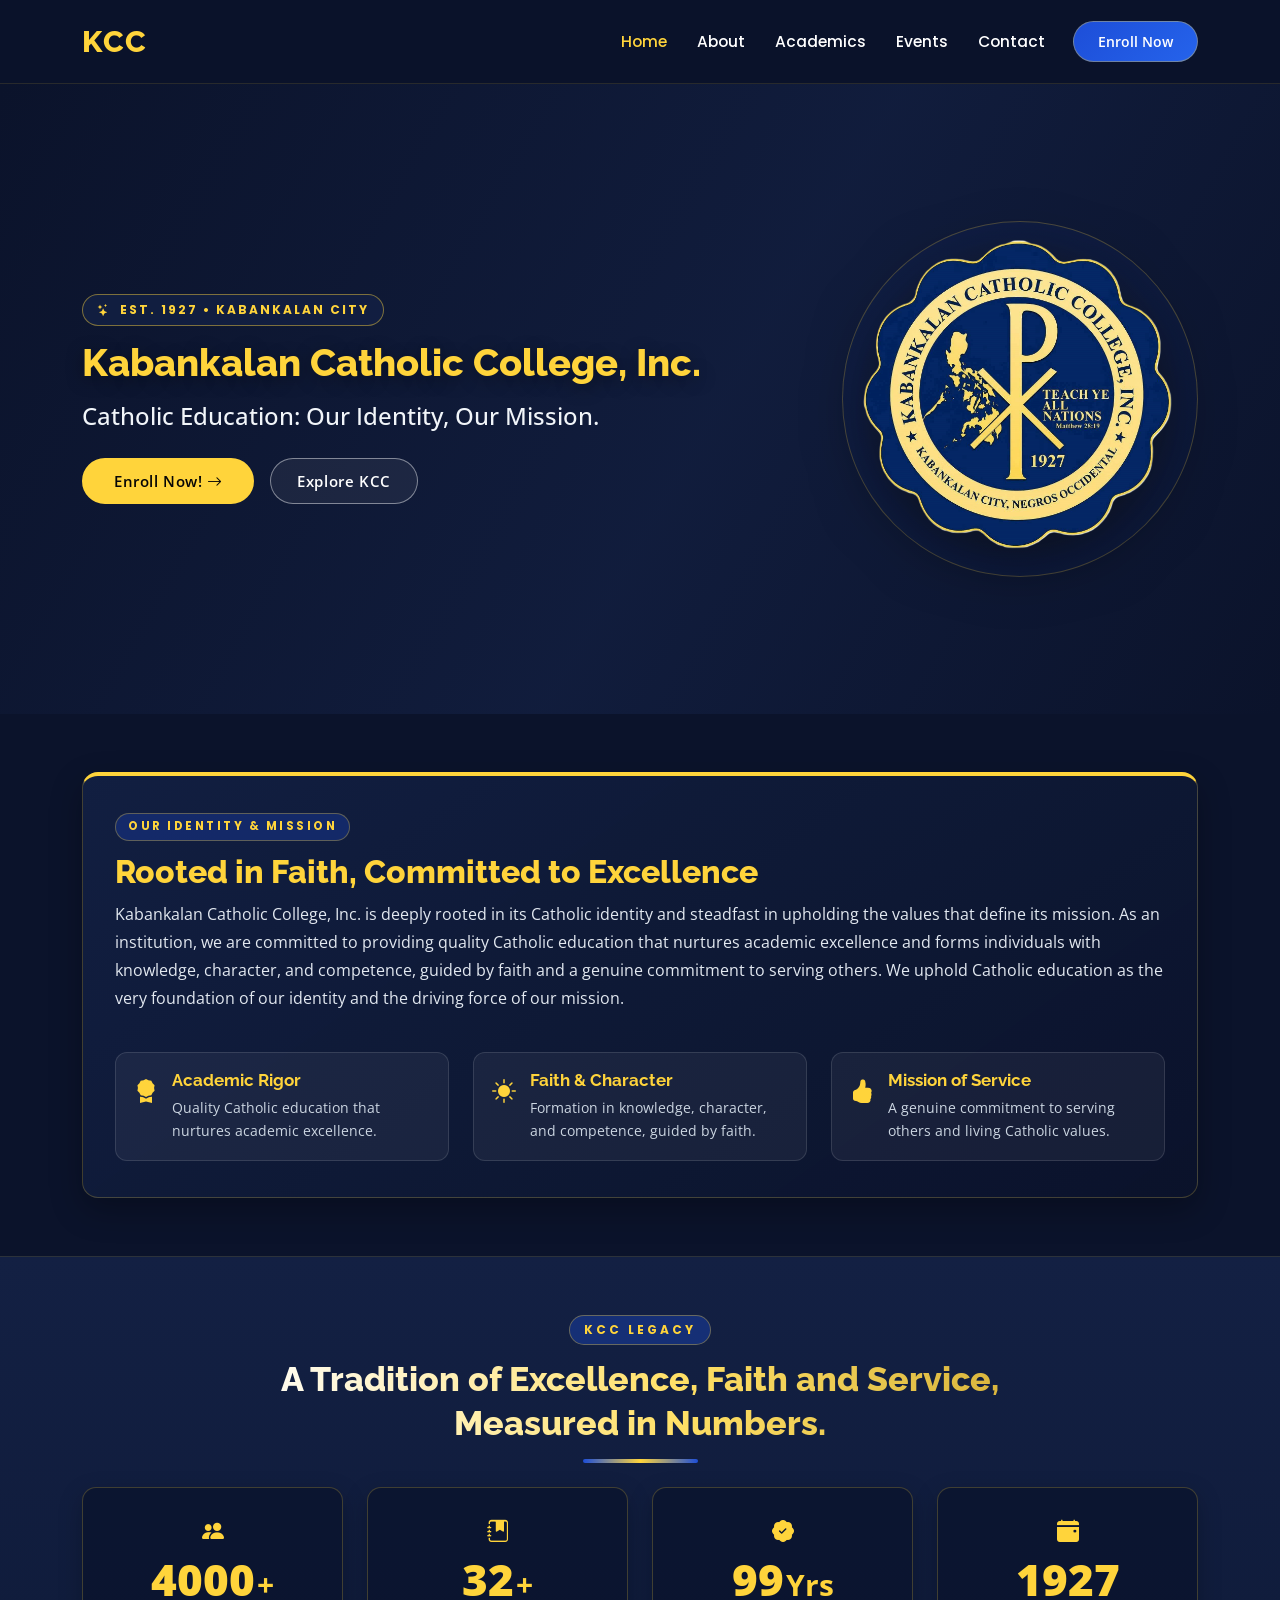
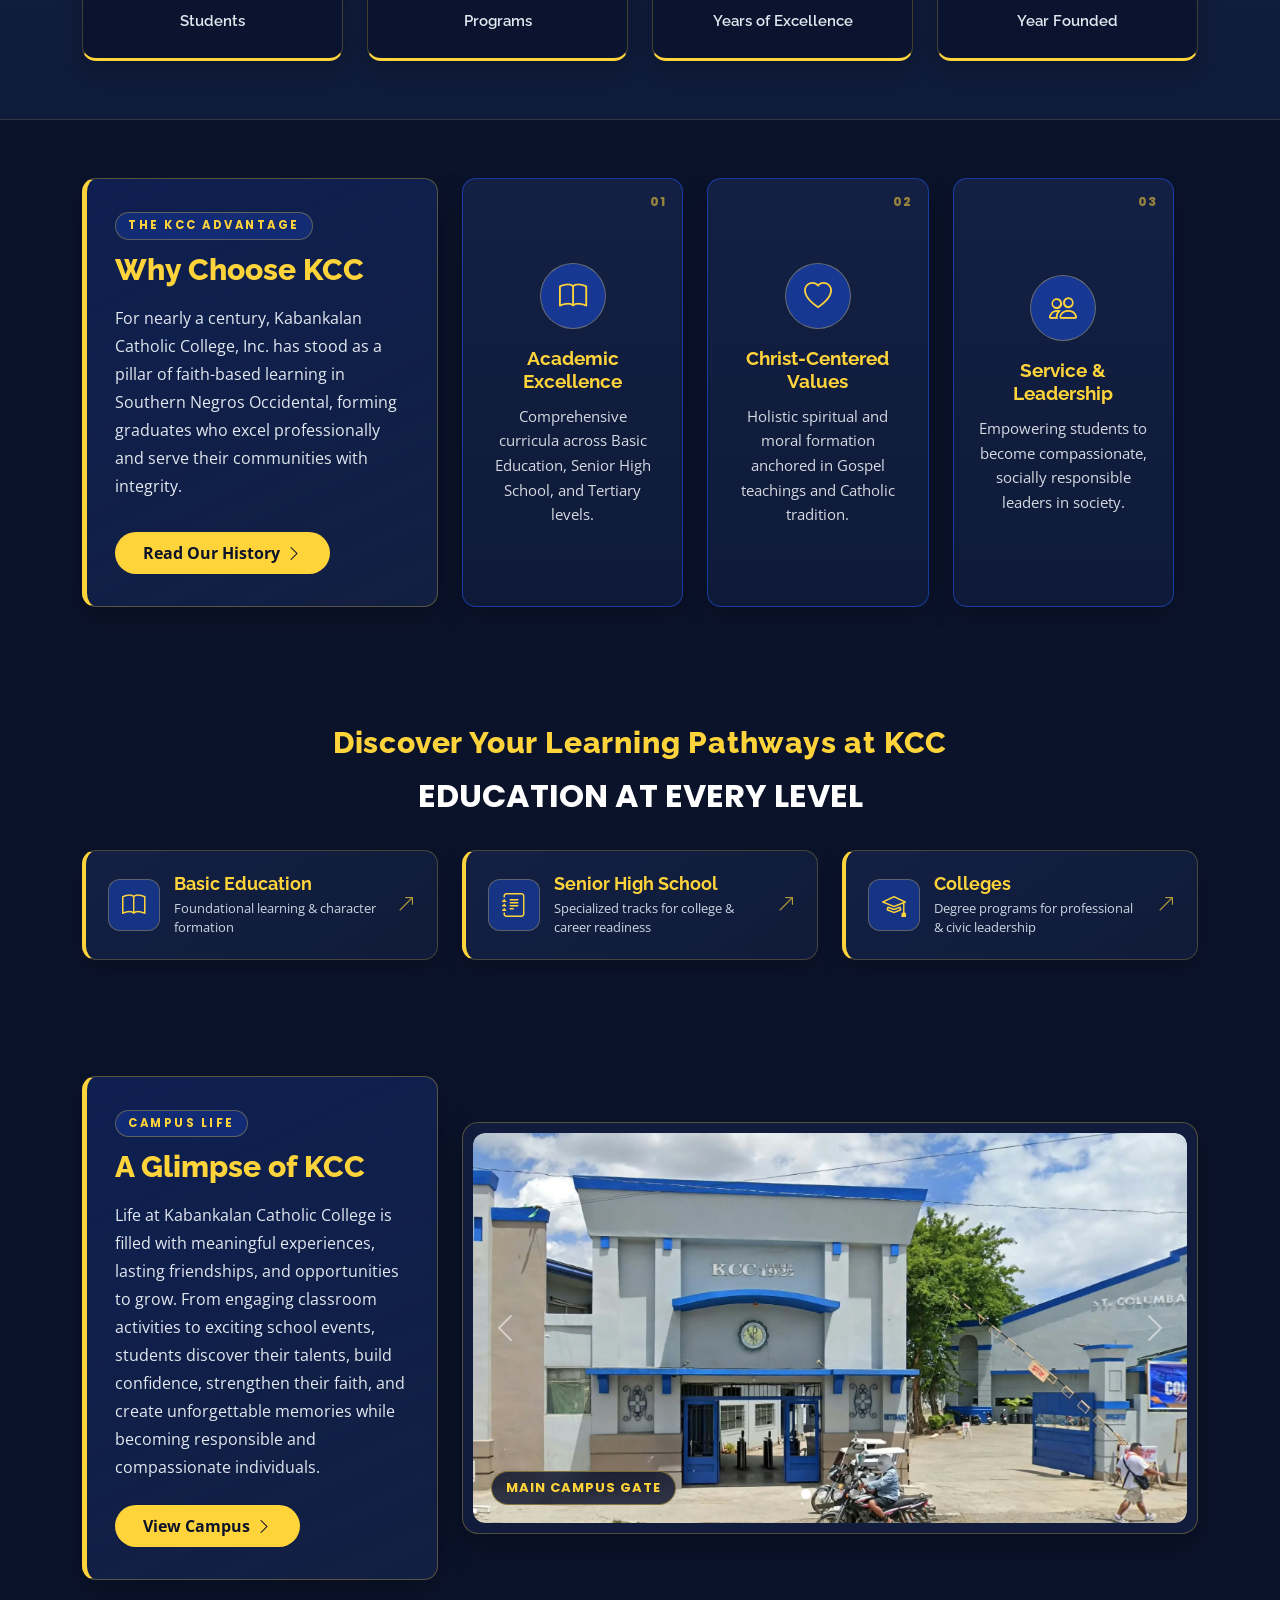
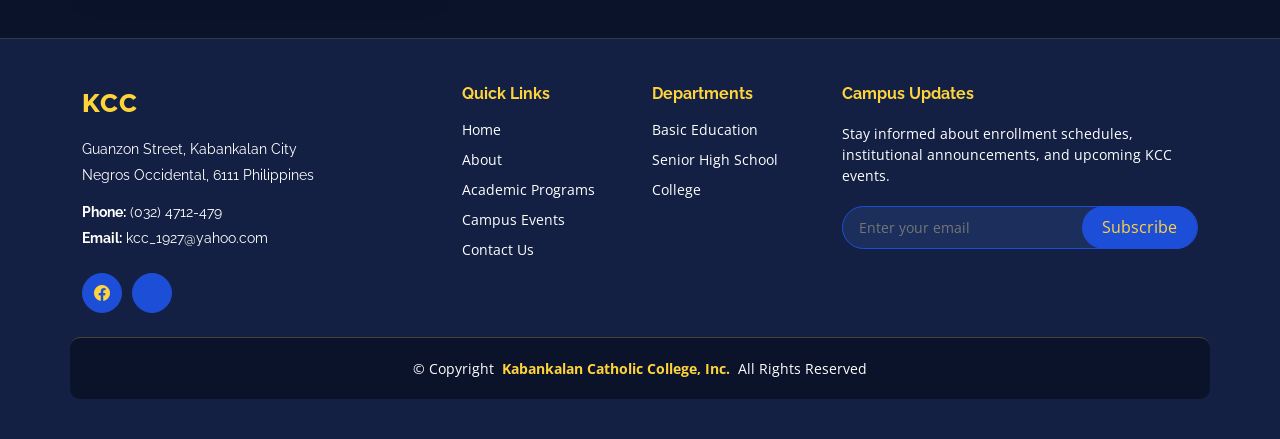
<file: index.html>
<!DOCTYPE html>
<html lang="en">

<head>
  <meta charset="utf-8">
  <meta content="width=device-width, initial-scale=1.0" name="viewport">
  <title>Home - Kabankalan Catholic College, Inc.</title>
  <meta name="description" content="Official website of Kabankalan Catholic College, Inc. - Catholic Education: Our Identity, Our Mission.">
  <meta name="keywords" content="Kabankalan Catholic College, KCC, INC., Catholic Education, Kabankalan City">

  <!-- Favicons -->
  <link href="assets/img/seal.png" rel="icon">
  <link href="assets/img/seal.png" rel="seal">

  <!-- Fonts -->
  <link href="https://fonts.googleapis.com" rel="preconnect">
  <link href="https://fonts.gstatic.com" rel="preconnect" crossorigin>
  <link href="https://fonts.googleapis.com/css2?family=Open+Sans:ital,wght@0,300;0,400;0,500;0,600;0,700;0,800;1,300;1,400;1,500;1,600;1,700;1,800&family=Poppins:ital,wght@0,100;0,200;0,300;0,400;0,500;0,600;0,700;0,800;0,900;1,100;1,200;1,300;1,400;1,500;1,600;1,700;1,800;1,900&family=Raleway:ital,wght@0,100;0,200;0,300;0,400;0,500;0,600;0,700;0,800;0,900;1,100;1,200;1,300;1,400;1,500;1,600;1,700;1,800;1,900&display=swap" rel="stylesheet">

  <!-- Vendor CSS Files -->
  <link href="assets/vendor/bootstrap/css/bootstrap.min.css" rel="stylesheet">
  <link href="assets/vendor/bootstrap-icons/bootstrap-icons.css" rel="stylesheet">
  <link href="assets/vendor/aos/aos.css" rel="stylesheet">
  <link href="assets/vendor/glightbox/css/glightbox.min.css" rel="stylesheet">
  <link href="assets/vendor/swiper/swiper-bundle.min.css" rel="stylesheet">

  <!-- Main CSS File -->
  <link href="assets/css/main.css" rel="stylesheet">
</head>

<body class="index-page">

  <header id="header" class="header d-flex align-items-center sticky-top">
    <div class="container-fluid container-xl position-relative d-flex align-items-center">

      <a href="index.html" class="logo d-flex align-items-center me-auto">
        <h1 class="sitename">KCC</h1>
      </a>

      <nav id="navmenu" class="navmenu">
        <ul>
          <li><a href="index.html" class="active">Home</a></li>
          <li><a href="about.html">About</a></li>
          <li><a href="academics.html">Academics</a></li>
          <li><a href="events.html">Events</a></li>
          <li><a href="contact.html">Contact</a></li>
        </ul>
        <i class="mobile-nav-toggle d-xl-none bi bi-list"></i>
      </nav>

      <a class="btn-getstarted" href="academics.html#enroll">Enroll Now</a>

    </div>
  </header>

  <main class="main">

    <!-- Hero Section -->
    <section id="hero" class="hero section dark-background">

      <img src="assets/img/0b132b.png" class="hero-bg" alt="Kabankalan Catholic College Banner" data-aos="fade-in">

      <div class="container">
        <div class="row align-items-center gy-4">
          <div class="col-lg-8 text-center text-lg-start">
            <span class="hero-badge" data-aos="fade-up" data-aos-delay="50">
              <i class="bi bi-stars me-1"></i> Est. 1927 • Kabankalan City
            </span>
            <h2 data-aos="fade-up" data-aos-delay="100">Kabankalan Catholic College, Inc.</h2>
            <p class="hero-tagline" data-aos="fade-up" data-aos-delay="200">Catholic Education: Our Identity, Our Mission.</p>
            <div class="hero-actions d-flex flex-wrap justify-content-center justify-content-lg-start gap-3 mt-4" data-aos="fade-up" data-aos-delay="300">
              <a href="academics.html#enroll" class="btn-get-started"><span>Enroll Now!</span> <i class="bi bi-arrow-right ms-1"></i></a>
              <a href="about.html#places" class="btn-hero-outline">Explore KCC</a>
            </div>
          </div>
          <div class="col-lg-4 text-center" data-aos="zoom-in" data-aos-delay="200">
            <div class="hero-seal-frame">
              <img src="assets/img/seal.png" class="hero-seal img-fluid" alt="Kabankalan Catholic College Seal">
            </div>
          </div>
        </div>
      </div>

    </section><!-- /Hero Section -->

    <!-- About & Identity Section -->
    <section id="about" class="about section">

      <div class="container">

        <div class="identity-panel" data-aos="fade-up" data-aos-delay="100">
          <div class="row gy-4 align-items-center">
            <div class="col-lg-12 content">
              <span class="section-eyebrow">OUR IDENTITY &amp; MISSION</span>
              <h3>Rooted in Faith, Committed to Excellence</h3>
              <p class="identity-lead mt-2">
                Kabankalan Catholic College, Inc. is deeply rooted in its Catholic identity and steadfast in upholding the values that define its mission. As an institution, we are committed to providing quality Catholic education that nurtures academic excellence and forms individuals with knowledge, character, and competence, guided by faith and a genuine commitment to serving others. We uphold Catholic education as the very foundation of our identity and the driving force of our mission.
              </p>

              <div class="row mt-4 gy-3">
                <div class="col-md-4">
                  <div class="identity-pillar h-100">
                    <i class="bi bi-award-fill"></i>
                    <div>
                      <h4>Academic Rigor</h4>
                      <p>Quality Catholic education that nurtures academic excellence.</p>
                    </div>
                  </div>
                </div>
                <div class="col-md-4">
                  <div class="identity-pillar h-100">
                    <i class="bi bi-brightness-high-fill"></i>
                    <div>
                      <h4>Faith &amp; Character</h4>
                      <p>Formation in knowledge, character, and competence, guided by faith.</p>
                    </div>
                  </div>
                </div>
                <div class="col-md-4">
                  <div class="identity-pillar h-100">
                    <i class="bi bi-hand-thumbs-up-fill"></i>
                    <div>
                      <h4>Mission of Service</h4>
                      <p>A genuine commitment to serving others and living Catholic values.</p>
                    </div>
                  </div>
                </div>
              </div>
            </div>
          </div>
        </div>

      </div>
    </section><!-- /About & Identity Section -->

    <!-- Counts Section -->
    <section id="counts" class="section counts light-background">

      <div class="container" data-aos="fade-up" data-aos-delay="100">

        <div class="counts-heading text-center mb-4">
          <span class="counts-kicker">KCC LEGACY</span>
          <h2>A Tradition of Excellence, Faith and Service, Measured in Numbers.</h2>
          <div class="counts-divider"></div>
        </div>

        <div class="row gy-4">

          <div class="col-lg-3 col-md-6">
            <div class="stats-item text-center w-100 h-100">
              <div class="stat-icon"><i class="bi bi-people-fill"></i></div>
              <div class="stat-number">
                <span data-purecounter-start="0" data-purecounter-end="4000" data-purecounter-duration="1" class="purecounter">4000</span><span class="stat-suffix">+</span>
              </div>
              <p>Students</p>
            </div>
          </div>

          <div class="col-lg-3 col-md-6">
            <div class="stats-item text-center w-100 h-100">
              <div class="stat-icon"><i class="bi bi-journal-bookmark-fill"></i></div>
              <div class="stat-number">
                <span data-purecounter-start="0" data-purecounter-end="32" data-purecounter-duration="1" class="purecounter">32</span><span class="stat-suffix">+</span>
              </div>
              <p>Programs</p>
            </div>
          </div>

          <div class="col-lg-3 col-md-6">
            <div class="stats-item text-center w-100 h-100">
              <div class="stat-icon"><i class="bi bi-patch-check-fill"></i></div>
              <div class="stat-number">
                <span data-purecounter-start="0" data-purecounter-end="99" data-purecounter-duration="1" class="purecounter">99</span><span class="stat-suffix"> Yrs</span>
              </div>
              <p>Years of Excellence</p>
            </div>
          </div>

          <div class="col-lg-3 col-md-6">
            <div class="stats-item text-center w-100 h-100">
              <div class="stat-icon"><i class="bi bi-calendar-event-fill"></i></div>
              <div class="stat-number">
                <span data-purecounter-start="0" data-purecounter-end="1927" data-purecounter-duration="1" data-purecounter-separator="false" class="purecounter">1927</span>
              </div>
              <p>Year Founded</p>
            </div>
          </div>

        </div>

      </div>

    </section><!-- /Counts Section -->

    <!-- Why Us Section -->
    <section id="why-us" class="section why-us">
      <div class="container">
        <div class="row gy-4 align-items-stretch">

          <div class="col-lg-4" data-aos="fade-up" data-aos-delay="100">
            <div class="why-box h-100 d-flex flex-column justify-content-between">
              <div>
                <span class="why-label">THE KCC ADVANTAGE</span>
                <h3>Why Choose KCC</h3>
                <p>
                  For nearly a century, Kabankalan Catholic College, Inc. has stood as a pillar of faith-based learning in Southern Negros Occidental, forming graduates who excel professionally and serve their communities with integrity.
                </p>
              </div>
              <div class="text-center text-lg-start pt-2">
                <a href="about.html#history-roadmap" class="more-btn"><span>Read Our History</span> <i class="bi bi-chevron-right"></i></a>
              </div>
            </div>
          </div>

          <div class="col-lg-8 d-flex align-items-stretch">
            <div class="row gy-4 w-100" data-aos="fade-up" data-aos-delay="200">

              <div class="col-md-4">
                <div class="icon-box d-flex flex-column justify-content-center align-items-center">
                  <span class="pillar-num">01</span>
                  <i class="bi bi-book"></i>
                  <h4>Academic Excellence</h4>
                  <p>Comprehensive curricula across Basic Education, Senior High School, and Tertiary levels.</p>
                </div>
              </div>

              <div class="col-md-4">
                <div class="icon-box d-flex flex-column justify-content-center align-items-center">
                  <span class="pillar-num">02</span>
                  <i class="bi bi-heart"></i>
                  <h4>Christ-Centered Values</h4>
                  <p>Holistic spiritual and moral formation anchored in Gospel teachings and Catholic tradition.</p>
                </div>
              </div>

              <div class="col-md-4">
                <div class="icon-box d-flex flex-column justify-content-center align-items-center">
                  <span class="pillar-num">03</span>
                  <i class="bi bi-people"></i>
                  <h4>Service &amp; Leadership</h4>
                  <p>Empowering students to become compassionate, socially responsible leaders in society.</p>
                </div>
              </div>

            </div>
          </div>

        </div>
      </div>
    </section><!-- /Why Us Section -->

    <!-- Academic Colleges & Departments Section -->
    <section id="features" class="features section">
      <div class="container section-title text-center" data-aos="fade-up">
        <h2 class="pathway-heading">Discover Your Learning Pathways at KCC</h2>
        <p>Education at Every Level</p>
      </div>

      <div class="container">
        <div class="row gy-4 justify-content-center">

          <div class="col-lg-4 col-md-6" data-aos="fade-up" data-aos-delay="100">
            <div class="features-item pathway-card">
              <div class="pathway-icon"><i class="bi bi-book"></i></div>
              <div class="pathway-info">
                <h3><a href="academics.html#basic-education" class="stretched-link">Basic Education</a></h3>
                <span>Foundational learning &amp; character formation</span>
              </div>
              <i class="bi bi-arrow-up-right pathway-arrow"></i>
            </div>
          </div>

          <div class="col-lg-4 col-md-6" data-aos="fade-up" data-aos-delay="200">
            <div class="features-item pathway-card">
              <div class="pathway-icon"><i class="bi bi-journal-text"></i></div>
              <div class="pathway-info">
                <h3><a href="academics.html#senior-high-school" class="stretched-link">Senior High School</a></h3>
                <span>Specialized tracks for college &amp; career readiness</span>
              </div>
              <i class="bi bi-arrow-up-right pathway-arrow"></i>
            </div>
          </div>

          <div class="col-lg-4 col-md-6" data-aos="fade-up" data-aos-delay="300">
            <div class="features-item pathway-card">
              <div class="pathway-icon"><i class="bi bi-mortarboard"></i></div>
              <div class="pathway-info">
                <h3><a href="academics.html#college-programs" class="stretched-link">Colleges</a></h3>
                <span>Degree programs for professional &amp; civic leadership</span>
              </div>
              <i class="bi bi-arrow-up-right pathway-arrow"></i>
            </div>
          </div>

        </div>
      </div>
    </section><!-- /Academic Colleges & Departments Section -->

    <!-- A Glimpse of KCC Section -->
    <section id="glimpse-kcc" class="section why-us glimpse-section">
      <div class="container">

        <div class="row gy-4 align-items-center">

          <!-- Left Side: Heading and Description -->
          <div class="col-lg-4" data-aos="fade-up">
            <div class="why-box">
              <span class="why-label">CAMPUS LIFE</span>
              <h3>A Glimpse of KCC</h3>
              <p>
                Life at Kabankalan Catholic College is filled with meaningful experiences, lasting friendships, and opportunities to grow. From engaging classroom activities to exciting school events, students discover their talents, build confidence, strengthen their faith, and create unforgettable memories while becoming responsible and compassionate individuals.
              </p>

              <div class="text-center text-lg-start">
                <a href="about.html#places" class="more-btn">
                  <span>View Campus</span>
                  <i class="bi bi-chevron-right"></i>
                </a>
              </div>
            </div>
          </div>

          <!-- Right Side: Photo Carousel -->
          <div class="col-lg-8" data-aos="fade-up" data-aos-delay="200">

            <div class="carousel-frame">
              <div id="kccCarousel" class="carousel slide" data-bs-ride="carousel">

                <div class="carousel-inner rounded">

                  <div class="carousel-item active">
                    <img src="assets/img/kccgate.PNG" class="d-block w-100" alt="KCC Main Campus Gate">
                    <div class="kcc-carousel-caption">
                      <span>Main Campus Gate</span>
                    </div>
                  </div>

                  <div class="carousel-item">
                    <img src="assets/img/studentlife.png" class="d-block w-100" alt="KCC Students">
                    <div class="kcc-carousel-caption">
                      <span>Student Life</span>
                    </div>
                  </div>

                  <div class="carousel-item">
                    <img src="assets/img/kccat.png" class="d-block w-100" alt="KCC Activities">
                    <div class="kcc-carousel-caption">
                      <span>Campus Activities</span>
                    </div>
                  </div>

                  <div class="carousel-item">
                    <img src="assets/img/kcccom.png" class="d-block w-100" alt="KCC Community">
                    <div class="kcc-carousel-caption">
                      <span>KCC Community</span>
                    </div>
                  </div>

                </div>

                <button class="carousel-control-prev" type="button" data-bs-target="#kccCarousel" data-bs-slide="prev">
                  <span class="carousel-control-prev-icon"></span>
                  <span class="visually-hidden">Previous</span>
                </button>

                <button class="carousel-control-next" type="button" data-bs-target="#kccCarousel" data-bs-slide="next">
                  <span class="carousel-control-next-icon"></span>
                  <span class="visually-hidden">Next</span>
                </button>

                <div class="carousel-indicators">
                  <button type="button" data-bs-target="#kccCarousel" data-bs-slide-to="0" class="active" aria-current="true"></button>
                  <button type="button" data-bs-target="#kccCarousel" data-bs-slide-to="1"></button>
                  <button type="button" data-bs-target="#kccCarousel" data-bs-slide-to="2"></button>
                  <button type="button" data-bs-target="#kccCarousel" data-bs-slide-to="3"></button>
                </div>

              </div>
            </div>

          </div>

        </div>
      </div>
    </section>
    <!-- /A Glimpse of KCC Section -->

  </main>

  <footer id="footer" class="footer position-relative light-background">

    <div class="container footer-top">
      <div class="row gy-4">
        <div class="col-lg-4 col-md-6 footer-about">
          <a href="index.html" class="logo d-flex align-items-center">
            <span class="sitename">KCC</span>
          </a>
          <div class="footer-contact pt-3">
            <p>Guanzon Street, Kabankalan City</p>
            <p>Negros Occidental, 6111 Philippines</p>
            <p class="mt-3"><strong>Phone:</strong> <span>(032) 4712-479</span></p>
            <p><strong>Email:</strong> <span>kcc_1927@yahoo.com</span></p>
          </div>
          <div class="social-links d-flex mt-4">
            <a href="#"><i class="bi bi-facebook"></i></a>
            <a href="#"><i class="bi bi-email"></i></a>
          </div>
        </div>

        <div class="col-lg-2 col-md-3 footer-links">
          <h4>Quick Links</h4>
          <ul>
            <li><a href="index.html">Home</a></li>
            <li><a href="about.html">About</a></li>
            <li><a href="academics.html">Academic Programs</a></li>
            <li><a href="events.html">Campus Events</a></li>
            <li><a href="contact.html">Contact Us</a></li>
          </ul>
        </div>

        <div class="col-lg-2 col-md-3 footer-links">
          <h4>Departments</h4>
          <ul>
            <li><a href="academics.html#basic-education">Basic Education</a></li>
            <li><a href="academics.html#senior-high-school">Senior High School</a></li>
            <li><a href="academics.html#college-programs">College</a></li>
          </ul>
        </div>

        <div class="col-lg-4 col-md-12 footer-newsletter">
          <h4>Campus Updates</h4>
          <p>Stay informed about enrollment schedules, institutional announcements, and upcoming KCC events.</p>
          <form action="#" method="post" class="email-form">
            <div class="newsletter-form"><input type="email" name="email" placeholder="Enter your email"><input type="submit" value="Subscribe"></div>
            <div class="loading">Loading</div>
            <div class="error-message"></div>
            <div class="sent-message">Your subscription request has been sent. Thank you!</div>
          </form>
        </div>

      </div>
    </div>

    <div class="container copyright text-center mt-4">
      <p>© <span>Copyright</span> <strong class="px-1 sitename">Kabankalan Catholic College, Inc.</strong> <span>All Rights Reserved</span></p>
    </div>

  </footer>

  <!-- Scroll Top -->
  <a href="#" id="scroll-top" class="scroll-top d-flex align-items-center justify-content-center"><i class="bi bi-arrow-up-short"></i></a>

  <!-- Preloader -->
  <div id="preloader"></div>

  <!-- Vendor JS Files -->
  <script src="assets/vendor/bootstrap/js/bootstrap.bundle.min.js"></script>
  <script src="assets/vendor/aos/aos.js"></script>
  <script src="assets/vendor/glightbox/js/glightbox.min.js"></script>
  <script src="assets/vendor/purecounter/purecounter_vanilla.js"></script>
  <script src="assets/vendor/swiper/swiper-bundle.min.js"></script>

  <!-- Main JS File -->
  <script src="assets/js/main.js"></script>

</body>

</html>
</file>
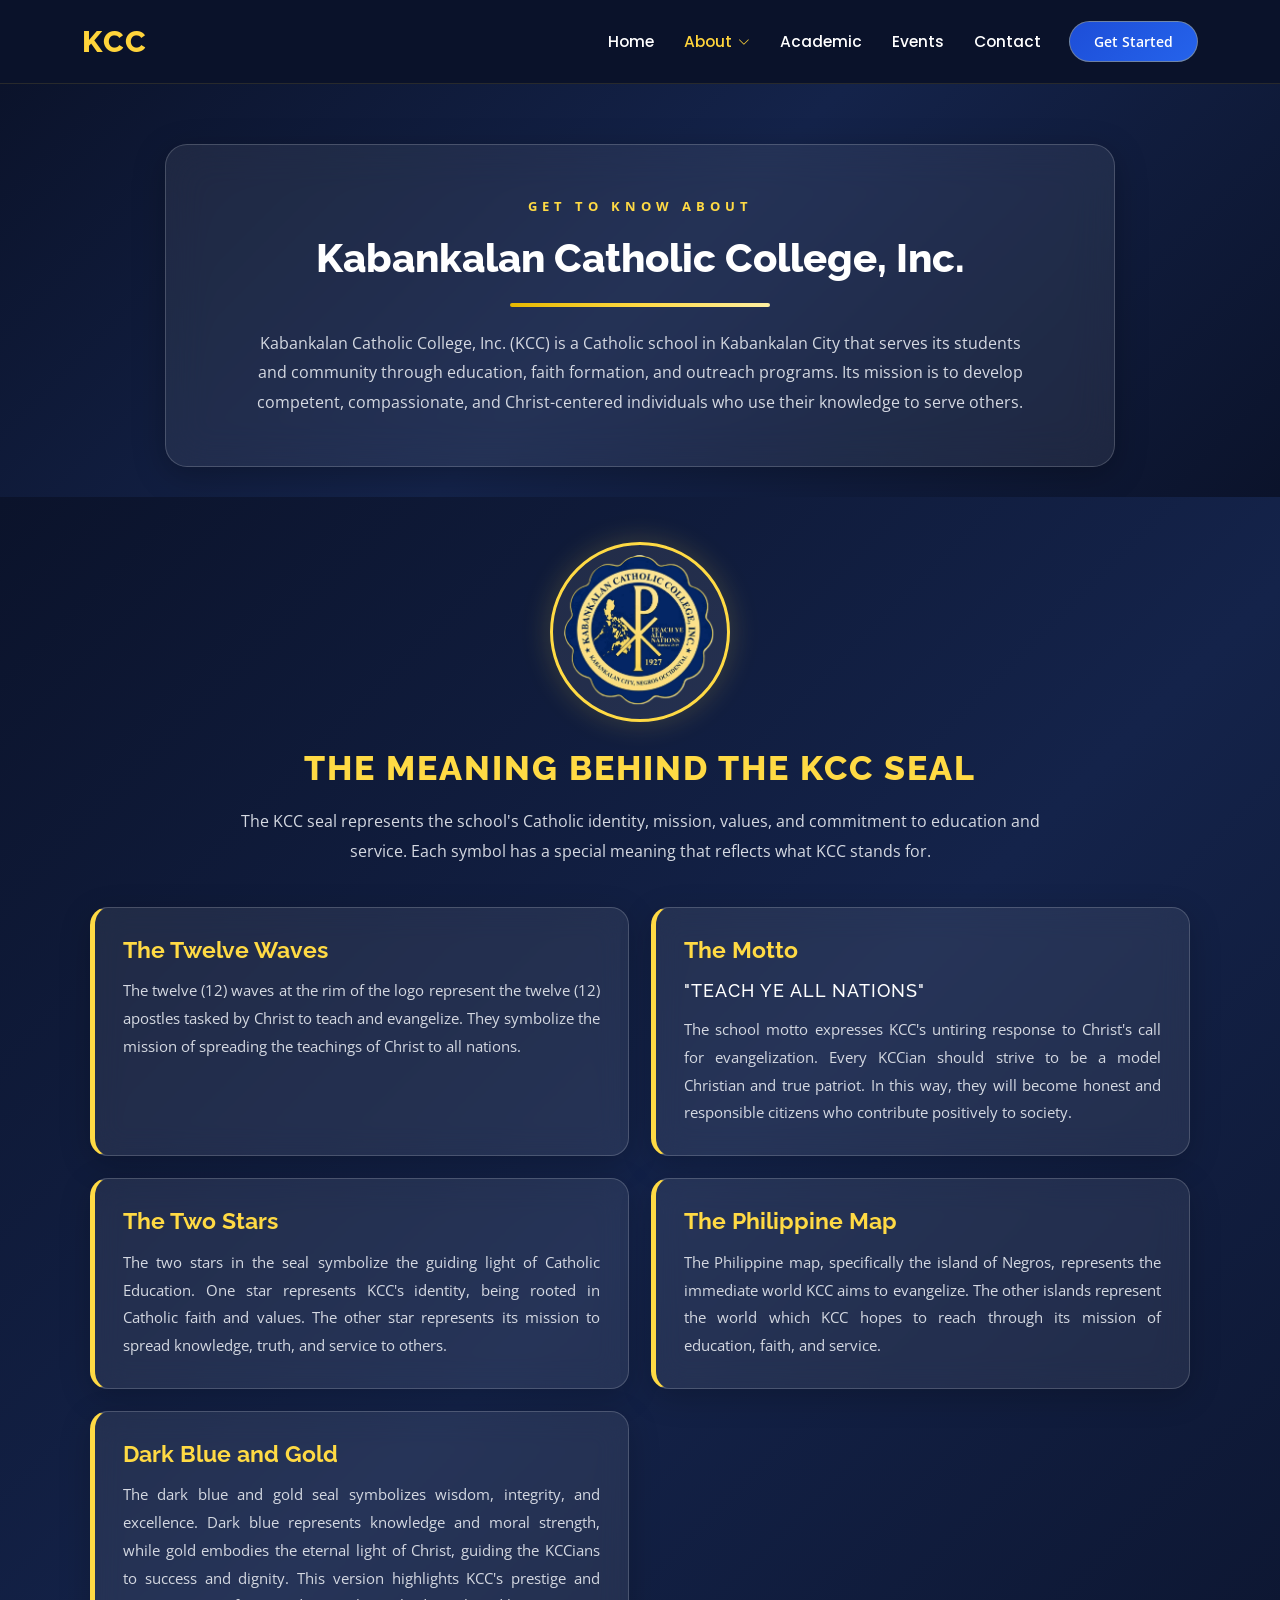
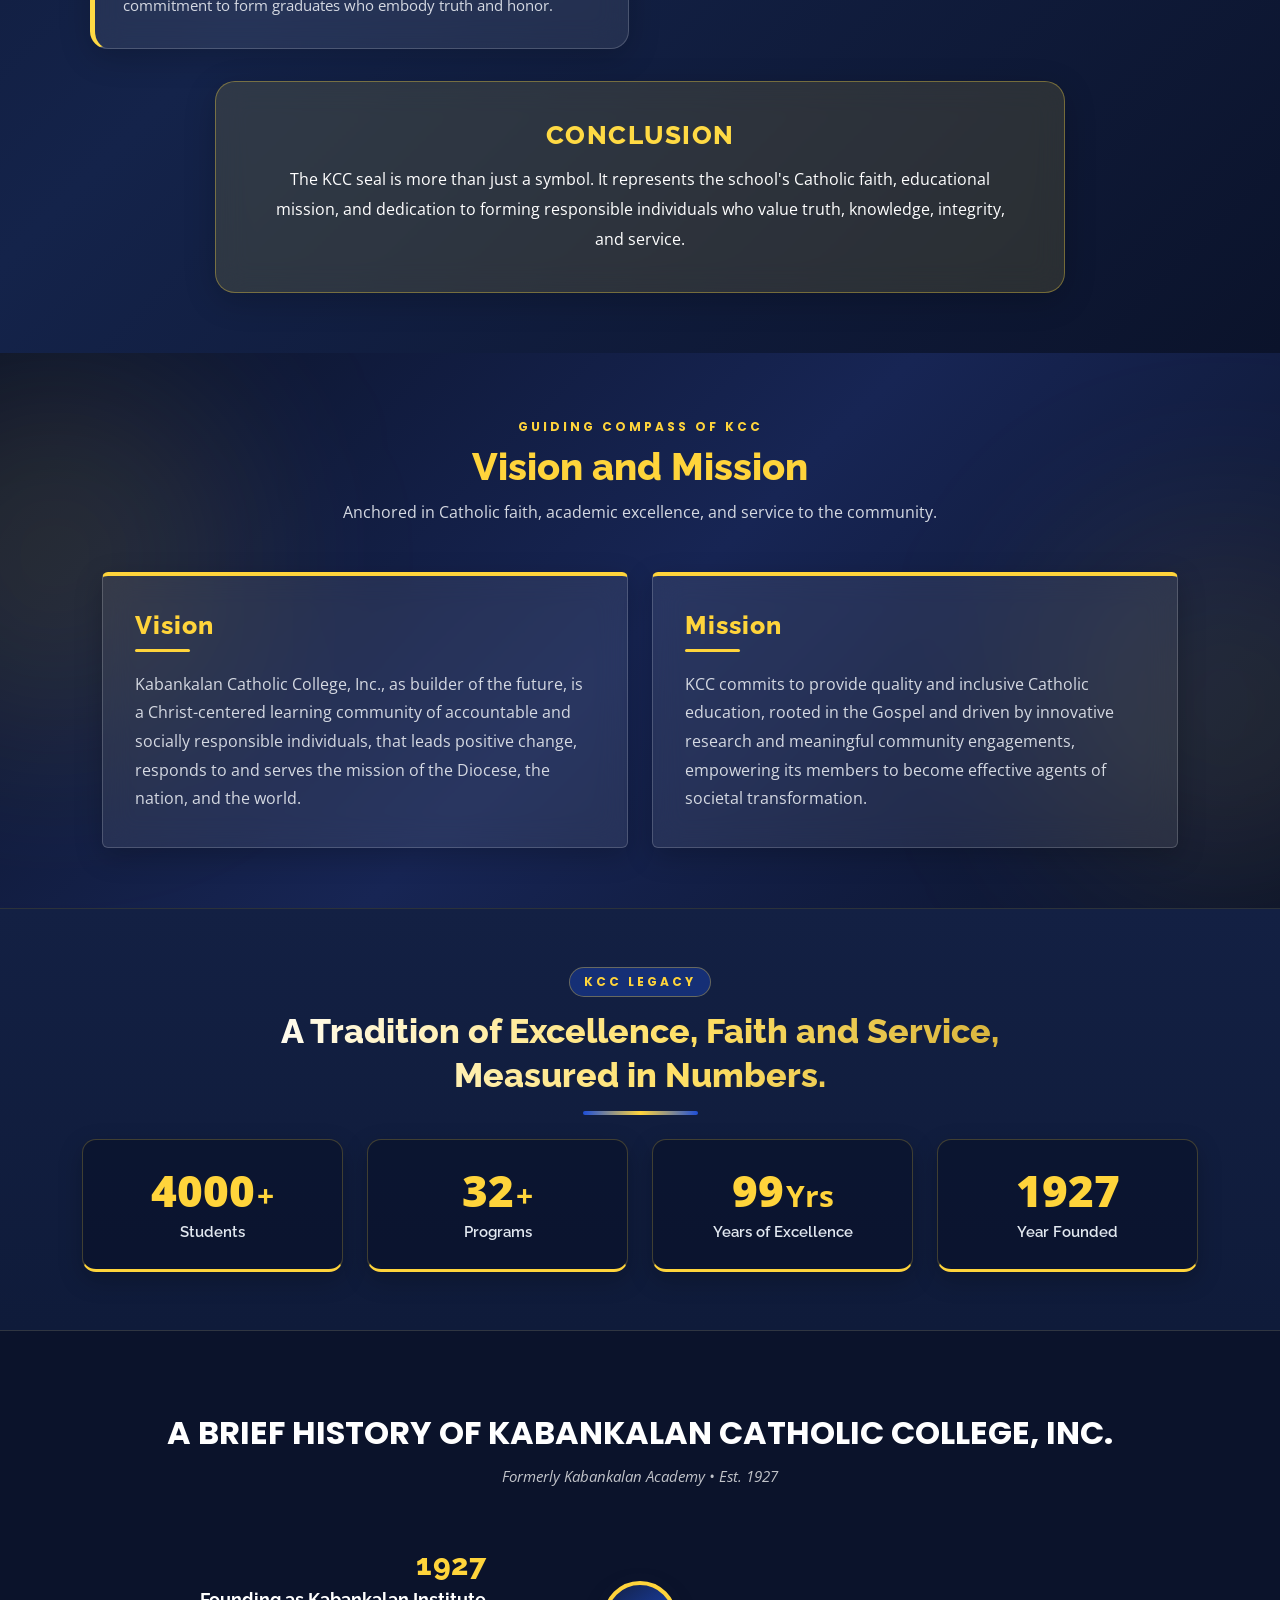
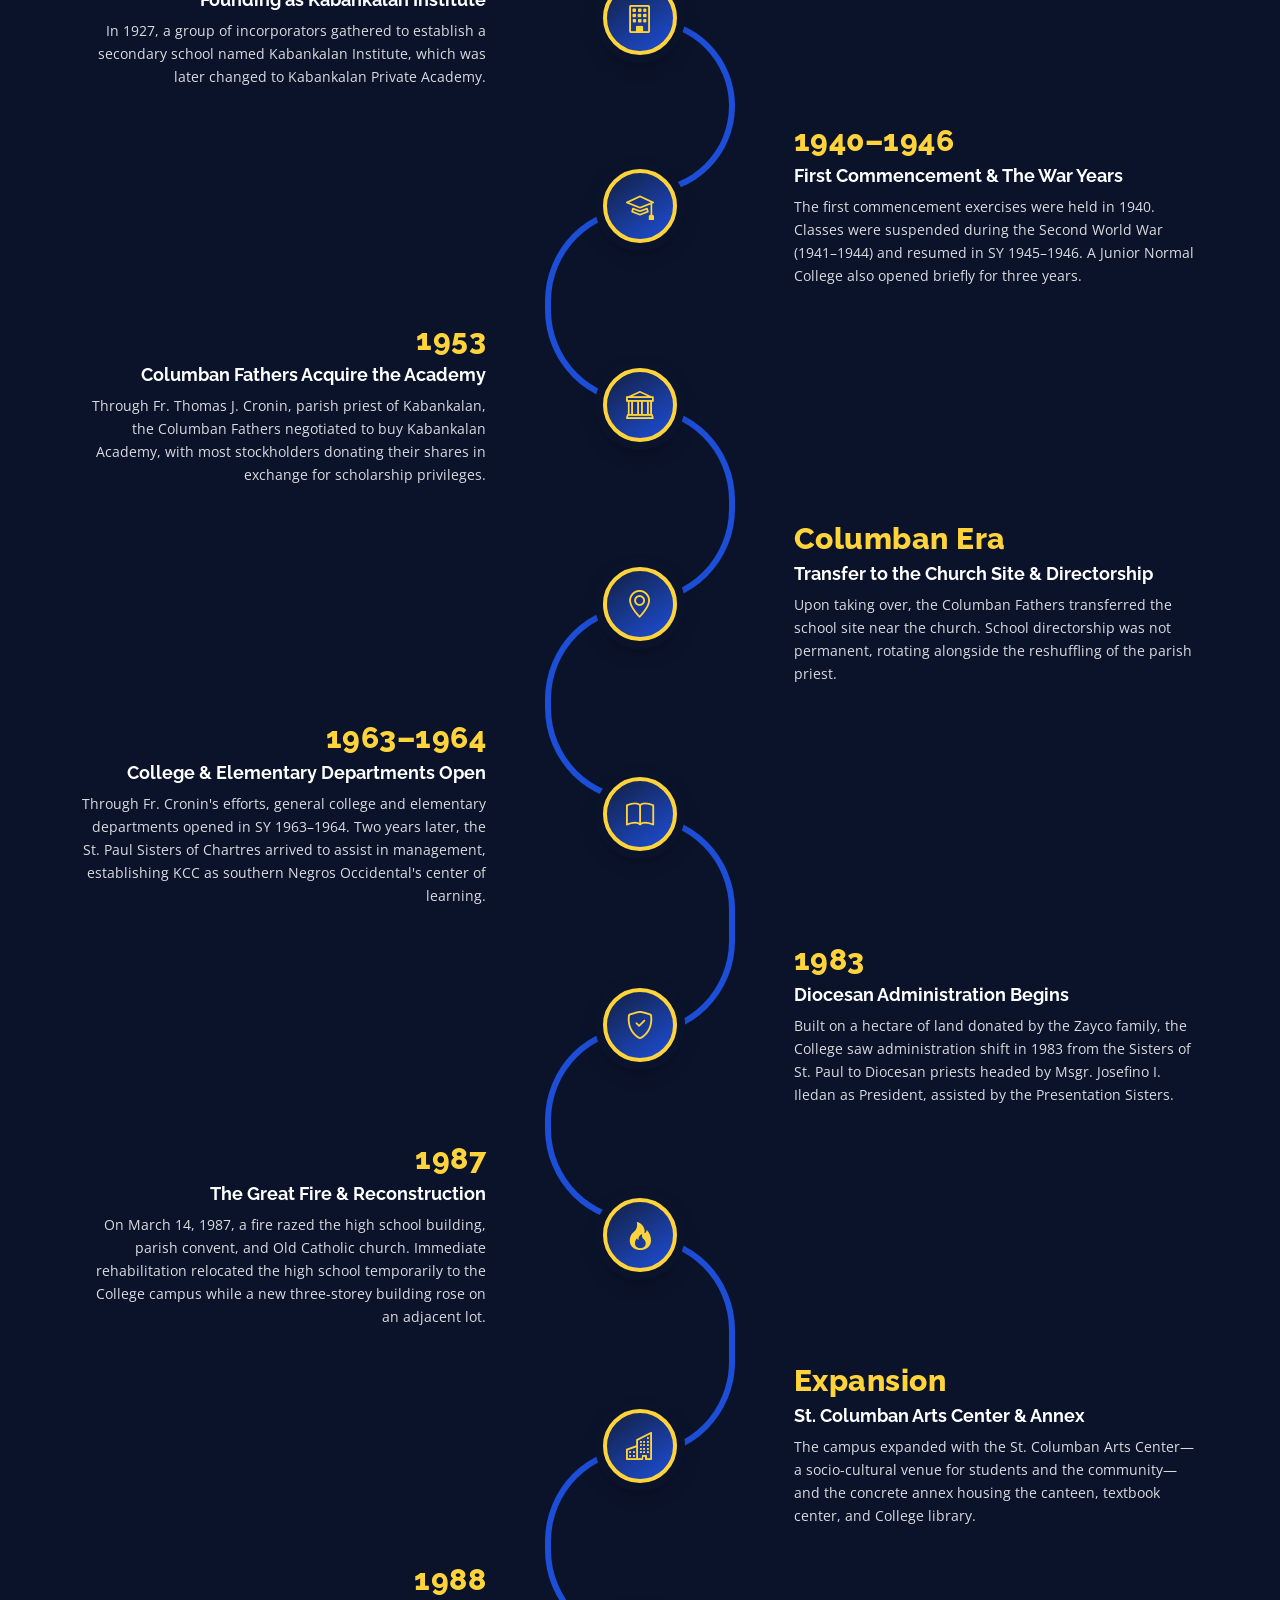
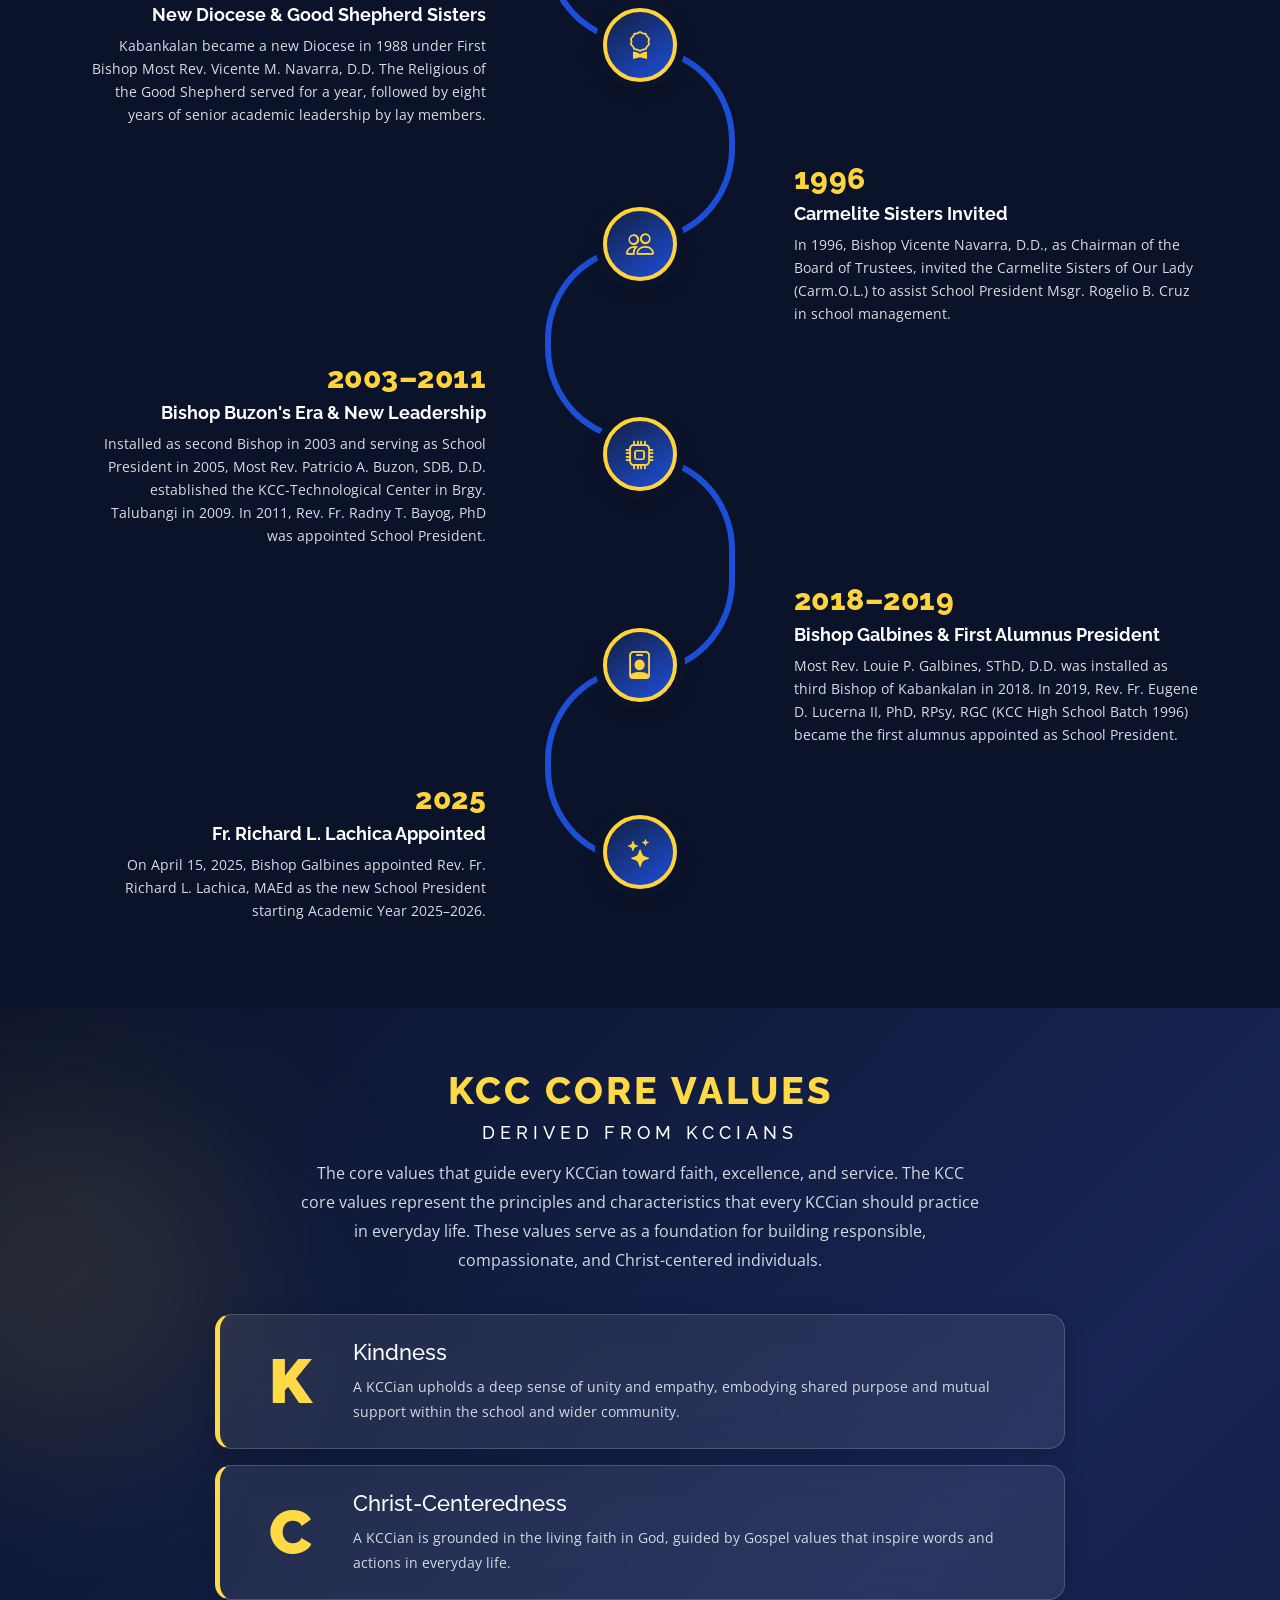
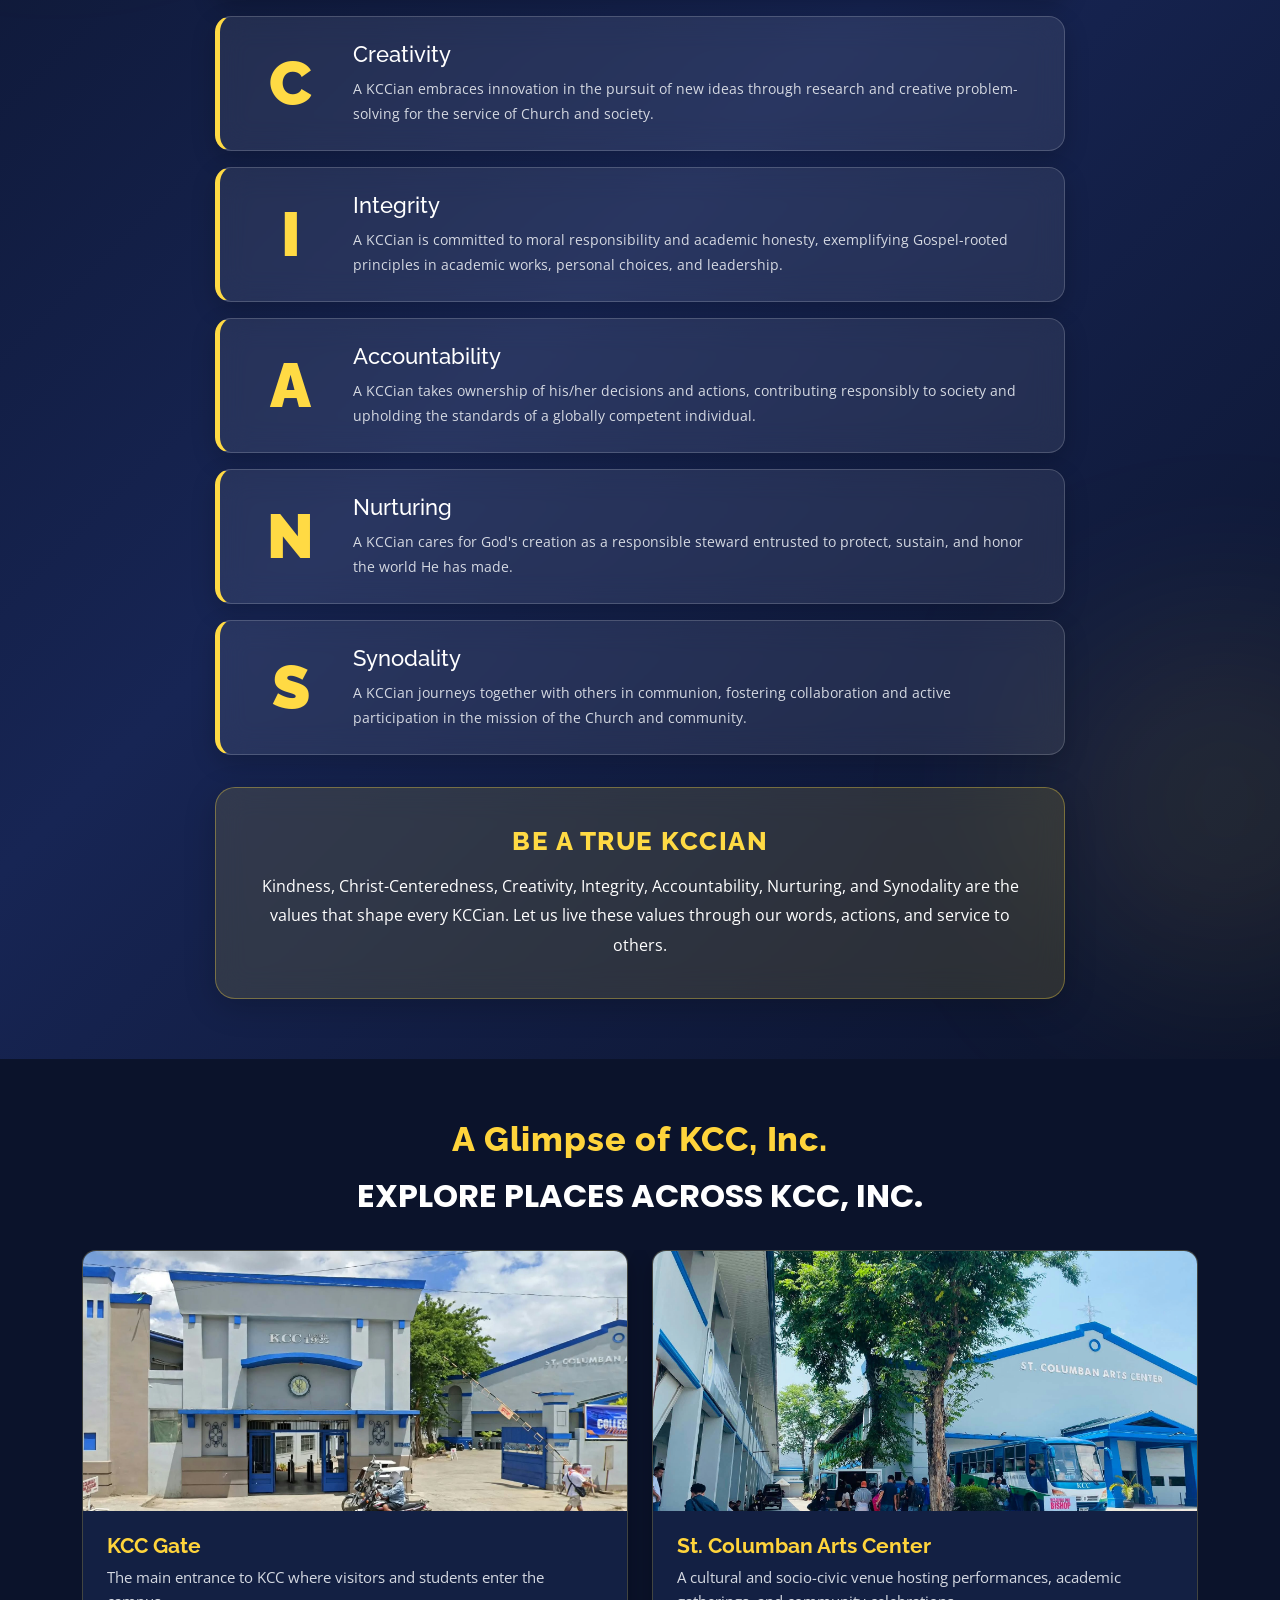
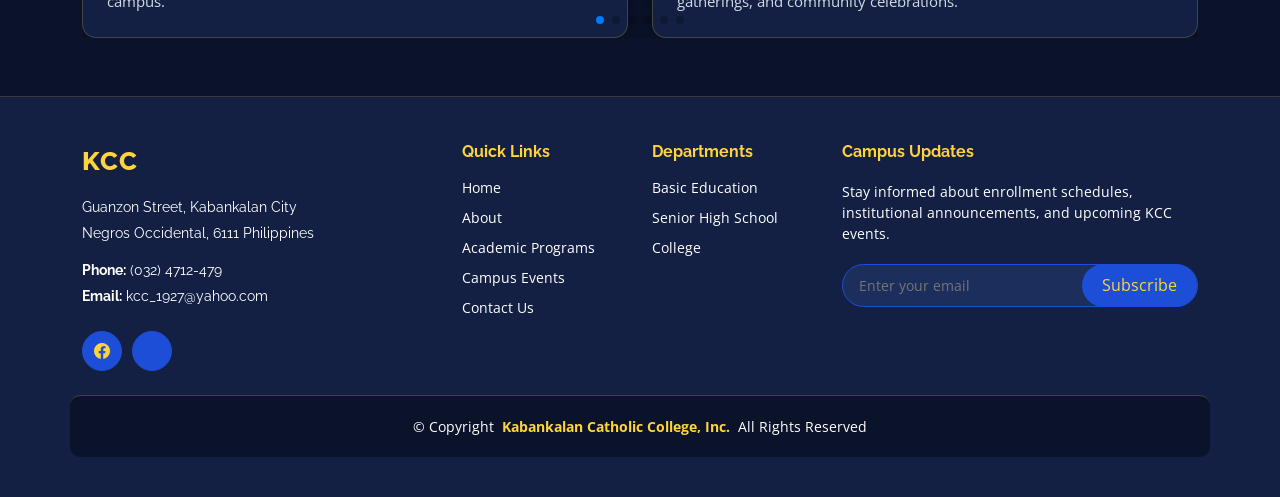
<file: about.html>
<!DOCTYPE html>
<html lang="en">

<head>
  <meta charset="utf-8">
  <meta content="width=device-width, initial-scale=1.0" name="viewport">
  <title>About - Kabankalan Catholic College, Inc.</title>
  <meta name="description" content="Official website of Kabankalan Catholic College, Inc. - Catholic Education: Our Identity, Our Mission.">
  <meta name="keywords" content="Kabankalan Catholic College, KCC, INC., Catholic Education, Kabankalan City">

  <!-- Favicons -->
  <link href="assets/img/seal.png" rel="icon">
  <link href="assets/img/seal.png" rel="seal">

  <!-- Fonts -->
  <link href="https://fonts.googleapis.com" rel="preconnect">
  <link href="https://fonts.gstatic.com" rel="preconnect" crossorigin>
  <link href="https://fonts.googleapis.com/css2?family=Open+Sans:ital,wght@0,300;0,400;0,500;0,600;0,700;0,800;1,300;1,400;1,500;1,600;1,700;1,800&family=Poppins:ital,wght@0,100;0,200;0,300;0,400;0,500;0,600;0,700;0,800;0,900;1,100;1,200;1,300;1,400;1,500;1,600;1,700;1,800;1,900&family=Raleway:ital,wght@0,100;0,200;0,300;0,400;0,500;0,600;0,700;0,800;0,900;1,100;1,200;1,300;1,400;1,500;1,600;1,700;1,800;1,900&display=swap" rel="stylesheet">

  <!-- Vendor CSS Files -->
  <link href="assets/vendor/bootstrap/css/bootstrap.min.css" rel="stylesheet">
  <link href="assets/vendor/bootstrap-icons/bootstrap-icons.css" rel="stylesheet">
  <link href="assets/vendor/aos/aos.css" rel="stylesheet">
  <link href="assets/vendor/glightbox/css/glightbox.min.css" rel="stylesheet">
  <link href="assets/vendor/swiper/swiper-bundle.min.css" rel="stylesheet">

  <!-- Main CSS File -->
  <link href="assets/css/main.css" rel="stylesheet">
</head>

<body class="about-page">

  <header id="header" class="header d-flex align-items-center sticky-top">
    <div class="container-fluid container-xl position-relative d-flex align-items-center">

      <a href="index.html" class="logo d-flex align-items-center me-auto">
        <h1 class="sitename">KCC</h1>
      </a>

      <nav id="navmenu" class="navmenu">
        <ul>
          <li><a href="index.html">Home</a></li>
          <li class="dropdown"><a href="about.html" class="active"><span>About</span> <i class="bi bi-chevron-down toggle-dropdown"></i></a>
            <ul>
              <li><a href="about.html#seal">KCC Seal</a></li>
              <li><a href="about.html#vision-mission">Vision and Mission</a></li>
              <li><a href="about.html#history-roadmap">History</a></li>
              <li><a href="about.html#core-values">Core Values</a></li>
              <li><a href="about.html#places">Campus</a></li>
            </ul>
          </li>
          <li><a href="academics.html">Academic</a></li>
          <li><a href="events.html">Events</a></li>
          <li><a href="contact.html">Contact</a></li>
        </ul>
        <i class="mobile-nav-toggle d-xl-none bi bi-list"></i>
      </nav>

      <a class="btn-getstarted" href="academics.html#">Get Started</a>

    </div>
  </header>

  <!-- MAIN CONTENT -->
  <main class="main">

    <!-- ABOUT KCC SECTION -->
    <section id="about-kcc" class="about-kcc-section">

      <div class="about-kcc-container">

        <div class="about-kcc-heading">

          <span class="about-kcc-subtitle">
            GET TO KNOW ABOUT
          </span>

          <h1>Kabankalan Catholic College, Inc.</h1>

          <div class="about-kcc-divider"></div>

          <p>
            Kabankalan Catholic College, Inc. (KCC) is a Catholic school
            in Kabankalan City that serves its students and community
            through education, faith formation, and outreach programs.
            Its mission is to develop competent, compassionate, and
            Christ-centered individuals who use their knowledge
            to serve others.
          </p>

        </div>

      </div>

    </section>

    <!-- ABOUT KCC SEAL SECTION -->
    <section id="seal" class="section about-us">

      <div class="seal-container">

        <div class="seal-header">

          <img src="assets/img/seal.png" alt="KCC Official Seal">

          <h1>THE MEANING BEHIND THE KCC SEAL</h1>

          <p>
            The KCC seal represents the school's Catholic identity,
            mission, values, and commitment to education and service.
            Each symbol has a special meaning that reflects what
            KCC stands for.
          </p>

        </div>

        <div class="seal-content">

          <article class="seal-card">
            <h2>The Twelve Waves</h2>
            <p>
              The twelve (12) waves at the rim of the logo represent
              the twelve (12) apostles tasked by Christ to teach and
              evangelize. They symbolize the mission of spreading
              the teachings of Christ to all nations.
            </p>
          </article>

          <article class="seal-card">
            <h2>The Motto</h2>
            <h3>"TEACH YE ALL NATIONS"</h3>
            <p>
              The school motto expresses KCC's untiring response
              to Christ's call for evangelization. Every KCCian
              should strive to be a model Christian and true patriot.
              In this way, they will become honest and responsible
              citizens who contribute positively to society.
            </p>
          </article>

          <article class="seal-card">
            <h2>The Two Stars</h2>
            <p>
              The two stars in the seal symbolize the guiding light
              of Catholic Education. One star represents KCC's identity,
              being rooted in Catholic faith and values. The other star
              represents its mission to spread knowledge, truth,
              and service to others.
            </p>
          </article>

          <article class="seal-card">
            <h2>The Philippine Map</h2>
            <p>
              The Philippine map, specifically the island of Negros,
              represents the immediate world KCC aims to evangelize.
              The other islands represent the world which KCC hopes
              to reach through its mission of education, faith,
              and service.
            </p>
          </article>

          <article class="seal-card">
            <h2>Dark Blue and Gold</h2>
            <p>
              The dark blue and gold seal symbolizes wisdom, integrity,
              and excellence. Dark blue represents knowledge and moral
              strength, while gold embodies the eternal light of Christ,
              guiding the KCCians to success and dignity.
              This version highlights KCC's prestige and commitment
              to form graduates who embody truth and honor.
            </p>
          </article>

        </div>

        <div class="seal-conclusion">

          <h2>Conclusion</h2>

          <p> The KCC seal is more than just a symbol. It represents the school's Catholic faith, educational mission, and dedication to forming responsible individuals who value truth, knowledge, integrity, and service. </p>
        </div>

      </div>

    </section>

    <!-- Vision and Mission Section -->
    <section id="vision-mission" class="vision-mission section">

      <div class="container">

        <div class="vm-section-header text-center mb-5" data-aos="fade-up">
          <span class="vm-kicker">GUIDING COMPASS OF KCC</span>
          <h2>Vision and Mission</h2>
          <p>Anchored in Catholic faith, academic excellence, and service to the community.</p>
        </div>

        <div class="row gy-4 justify-content-center align-items-stretch">

          <div class="col-lg-6 d-flex" data-aos="fade-up" data-aos-delay="100">
            <div class="content vm-rect-card w-100">
              <h3>Vision</h3>
              <p>Kabankalan Catholic College, Inc., as builder of the future, is a Christ-centered learning community of accountable and socially responsible individuals, that leads positive change, responds to and serves the mission of the Diocese, the nation, and the world.</p>
            </div>
          </div>

          <div class="col-lg-6 d-flex" data-aos="fade-up" data-aos-delay="200">
            <div class="content vm-rect-card w-100">
              <h3>Mission</h3>
              <p>KCC commits to provide quality and inclusive Catholic education, rooted in the Gospel and driven by innovative research and meaningful community engagements, empowering its members to become effective agents of societal transformation.</p>
            </div>
          </div>

        </div>

      </div>

    </section><!-- /Vision and Mission Section -->

    <!-- Counts Section -->
    <section id="counts" class="section counts light-background">

      <div class="container" data-aos="fade-up" data-aos-delay="100">

        <div class="counts-heading text-center mb-4">
          <span class="counts-kicker">KCC LEGACY</span>
          <h2>A Tradition of Excellence, Faith and Service, Measured in Numbers.</h2>
          <div class="counts-divider"></div>
        </div>

        <div class="row gy-4">

          <div class="col-lg-3 col-md-6">
            <div class="stats-item text-center w-100 h-100">
              <div class="stat-number">
                <span data-purecounter-start="0" data-purecounter-end="4000" data-purecounter-duration="1" class="purecounter">4000</span><span class="stat-suffix">+</span>
              </div>
              <p>Students</p>
            </div>
          </div>

          <div class="col-lg-3 col-md-6">
            <div class="stats-item text-center w-100 h-100">
              <div class="stat-number">
                <span data-purecounter-start="0" data-purecounter-end="32" data-purecounter-duration="1" class="purecounter">32</span><span class="stat-suffix">+</span>
              </div>
              <p>Programs</p>
            </div>
          </div>

          <div class="col-lg-3 col-md-6">
            <div class="stats-item text-center w-100 h-100">
              <div class="stat-number">
                <span data-purecounter-start="0" data-purecounter-end="99" data-purecounter-duration="1" class="purecounter">99</span><span class="stat-suffix"> Yrs</span>
              </div>
              <p>Years of Excellence</p>
            </div>
          </div>

          <div class="col-lg-3 col-md-6">
            <div class="stats-item text-center w-100 h-100">
              <div class="stat-number">
                <span data-purecounter-start="0" data-purecounter-end="1927" data-purecounter-duration="1" data-purecounter-separator="false" class="purecounter">1927</span>
              </div>
              <p>Year Founded</p>
            </div>
          </div>

        </div>

      </div>

    </section><!-- /Counts Section -->

    <!-- Infographic Roadmap History Section -->
    <section id="history-roadmap" class="section">
      <div class="container">
        <div class="kcci-roadmap-section" data-aos="fade-up" data-aos-delay="100">
          <div class="section-title text-center">
            <p>A Brief History of Kabankalan Catholic College, Inc.</p>
            <span class="roadmap-subtitle">Formerly Kabankalan Academy • Est. 1927</span>
          </div>

          <div class="kcci-roadmap">

            <!-- Item 1 -->
            <div class="roadmap-step step-left" data-aos="fade-up" data-aos-delay="100">
              <div class="roadmap-content">
                <span class="roadmap-year">1927</span>
                <h4>Founding as Kabankalan Institute</h4>
                <p>In 1927, a group of incorporators gathered to establish a secondary school named Kabankalan Institute, which was later changed to Kabankalan Private Academy.</p>
              </div>
              <div class="roadmap-node">
                <div class="node-circle"><i class="bi bi-building"></i></div>
              </div>
              <div class="roadmap-spacer"></div>
            </div>

            <!-- Item 2 -->
            <div class="roadmap-step step-right" data-aos="fade-up" data-aos-delay="100">
              <div class="roadmap-spacer"></div>
              <div class="roadmap-node">
                <div class="node-circle"><i class="bi bi-mortarboard"></i></div>
              </div>
              <div class="roadmap-content">
                <span class="roadmap-year">1940–1946</span>
                <h4>First Commencement &amp; The War Years</h4>
                <p>The first commencement exercises were held in 1940. Classes were suspended during the Second World War (1941–1944) and resumed in SY 1945–1946. A Junior Normal College also opened briefly for three years.</p>
              </div>
            </div>

            <!-- Item 3 -->
            <div class="roadmap-step step-left" data-aos="fade-up" data-aos-delay="100">
              <div class="roadmap-content">
                <span class="roadmap-year">1953</span>
                <h4>Columban Fathers Acquire the Academy</h4>
                <p>Through Fr. Thomas J. Cronin, parish priest of Kabankalan, the Columban Fathers negotiated to buy Kabankalan Academy, with most stockholders donating their shares in exchange for scholarship privileges.</p>
              </div>
              <div class="roadmap-node">
                <div class="node-circle"><i class="bi bi-bank"></i></div>
              </div>
              <div class="roadmap-spacer"></div>
            </div>

            <!-- Item 4 -->
            <div class="roadmap-step step-right" data-aos="fade-up" data-aos-delay="100">
              <div class="roadmap-spacer"></div>
              <div class="roadmap-node">
                <div class="node-circle"><i class="bi bi-geo-alt"></i></div>
              </div>
              <div class="roadmap-content">
                <span class="roadmap-year">Columban Era</span>
                <h4>Transfer to the Church Site &amp; Directorship</h4>
                <p>Upon taking over, the Columban Fathers transferred the school site near the church. School directorship was not permanent, rotating alongside the reshuffling of the parish priest.</p>
              </div>
            </div>

            <!-- Item 5 -->
            <div class="roadmap-step step-left" data-aos="fade-up" data-aos-delay="100">
              <div class="roadmap-content">
                <span class="roadmap-year">1963–1964</span>
                <h4>College &amp; Elementary Departments Open</h4>
                <p>Through Fr. Cronin's efforts, general college and elementary departments opened in SY 1963–1964. Two years later, the St. Paul Sisters of Chartres arrived to assist in management, establishing KCC as southern Negros Occidental's center of learning.</p>
              </div>
              <div class="roadmap-node">
                <div class="node-circle"><i class="bi bi-book"></i></div>
              </div>
              <div class="roadmap-spacer"></div>
            </div>

            <!-- Item 6 -->
            <div class="roadmap-step step-right" data-aos="fade-up" data-aos-delay="100">
              <div class="roadmap-spacer"></div>
              <div class="roadmap-node">
                <div class="node-circle"><i class="bi bi-shield-check"></i></div>
              </div>
              <div class="roadmap-content">
                <span class="roadmap-year">1983</span>
                <h4>Diocesan Administration Begins</h4>
                <p>Built on a hectare of land donated by the Zayco family, the College saw administration shift in 1983 from the Sisters of St. Paul to Diocesan priests headed by Msgr. Josefino I. Iledan as President, assisted by the Presentation Sisters.</p>
              </div>
            </div>

            <!-- Item 7 -->
            <div class="roadmap-step step-left" data-aos="fade-up" data-aos-delay="100">
              <div class="roadmap-content">
                <span class="roadmap-year">1987</span>
                <h4>The Great Fire &amp; Reconstruction</h4>
                <p>On March 14, 1987, a fire razed the high school building, parish convent, and Old Catholic church. Immediate rehabilitation relocated the high school temporarily to the College campus while a new three-storey building rose on an adjacent lot.</p>
              </div>
              <div class="roadmap-node">
                <div class="node-circle"><i class="bi bi-fire"></i></div>
              </div>
              <div class="roadmap-spacer"></div>
            </div>

            <!-- Item 8 -->
            <div class="roadmap-step step-right" data-aos="fade-up" data-aos-delay="100">
              <div class="roadmap-spacer"></div>
              <div class="roadmap-node">
                <div class="node-circle"><i class="bi bi-buildings"></i></div>
              </div>
              <div class="roadmap-content">
                <span class="roadmap-year">Expansion</span>
                <h4>St. Columban Arts Center &amp; Annex</h4>
                <p>The campus expanded with the St. Columban Arts Center—a socio-cultural venue for students and the community—and the concrete annex housing the canteen, textbook center, and College library.</p>
              </div>
            </div>

            <!-- Item 9 -->
            <div class="roadmap-step step-left" data-aos="fade-up" data-aos-delay="100">
              <div class="roadmap-content">
                <span class="roadmap-year">1988</span>
                <h4>New Diocese &amp; Good Shepherd Sisters</h4>
                <p>Kabankalan became a new Diocese in 1988 under First Bishop Most Rev. Vicente M. Navarra, D.D. The Religious of the Good Shepherd served for a year, followed by eight years of senior academic leadership by lay members.</p>
              </div>
              <div class="roadmap-node">
                <div class="node-circle"><i class="bi bi-award"></i></div>
              </div>
              <div class="roadmap-spacer"></div>
            </div>

            <!-- Item 10 -->
            <div class="roadmap-step step-right" data-aos="fade-up" data-aos-delay="100">
              <div class="roadmap-spacer"></div>
              <div class="roadmap-node">
                <div class="node-circle"><i class="bi bi-people"></i></div>
              </div>
              <div class="roadmap-content">
                <span class="roadmap-year">1996</span>
                <h4>Carmelite Sisters Invited</h4>
                <p>In 1996, Bishop Vicente Navarra, D.D., as Chairman of the Board of Trustees, invited the Carmelite Sisters of Our Lady (Carm.O.L.) to assist School President Msgr. Rogelio B. Cruz in school management.</p>
              </div>
            </div>

            <!-- Item 11 -->
            <div class="roadmap-step step-left" data-aos="fade-up" data-aos-delay="100">
              <div class="roadmap-content">
                <span class="roadmap-year">2003–2011</span>
                <h4>Bishop Buzon's Era &amp; New Leadership</h4>
                <p>Installed as second Bishop in 2003 and serving as School President in 2005, Most Rev. Patricio A. Buzon, SDB, D.D. established the KCC-Technological Center in Brgy. Talubangi in 2009. In 2011, Rev. Fr. Radny T. Bayog, PhD was appointed School President.</p>
              </div>
              <div class="roadmap-node">
                <div class="node-circle"><i class="bi bi-cpu"></i></div>
              </div>
              <div class="roadmap-spacer"></div>
            </div>

            <!-- Item 12 -->
            <div class="roadmap-step step-right" data-aos="fade-up" data-aos-delay="100">
              <div class="roadmap-spacer"></div>
              <div class="roadmap-node">
                <div class="node-circle"><i class="bi bi-person-badge"></i></div>
              </div>
              <div class="roadmap-content">
                <span class="roadmap-year">2018–2019</span>
                <h4>Bishop Galbines &amp; First Alumnus President</h4>
                <p>Most Rev. Louie P. Galbines, SThD, D.D. was installed as third Bishop of Kabankalan in 2018. In 2019, Rev. Fr. Eugene D. Lucerna II, PhD, RPsy, RGC (KCC High School Batch 1996) became the first alumnus appointed as School President.</p>
              </div>
            </div>

            <!-- Item 13 -->
            <div class="roadmap-step step-left step-last" data-aos="fade-up" data-aos-delay="100">
              <div class="roadmap-content">
                <span class="roadmap-year">2025</span>
                <h4>Fr. Richard L. Lachica Appointed</h4>
                <p>On April 15, 2025, Bishop Galbines appointed Rev. Fr. Richard L. Lachica, MAEd as the new School President starting Academic Year 2025–2026.</p>
              </div>
              <div class="roadmap-node">
                <div class="node-circle"><i class="bi bi-stars"></i></div>
              </div>
              <div class="roadmap-spacer"></div>
            </div>

          </div>
        </div>
      </div>
    </section><!-- /Infographic Roadmap History Section -->

    <!-- KCC CORE VALUES SECTION -->
    <section id="core-values" class="core-values-section">

      <div class="core-values-container">

        <div class="core-values-heading">
          <h2>KCC CORE VALUES</h2>
          <h3>DERIVED FROM KCCIANS</h3>

          <p>
            The core values that guide every KCCian
            toward faith, excellence, and service. The KCC core values represent the principles
            and characteristics that every KCCian should
            practice in everyday life. These values serve
            as a foundation for building responsible,
            compassionate, and Christ-centered individuals.
          </p>
        </div>

        <div class="values-container">

          <div class="value-card">
            <h2>K</h2>
            <h3>Kindness</h3>
            <p>
              A KCCian upholds a deep sense of unity and
              empathy, embodying shared purpose and mutual
              support within the school and wider community.
            </p>
          </div>

          <div class="value-card">
            <h2>C</h2>
            <h3>Christ-Centeredness</h3>
            <p>
              A KCCian is grounded in the living faith in God,
              guided by Gospel values that inspire words and
              actions in everyday life.
            </p>
          </div>

          <div class="value-card">
            <h2>C</h2>
            <h3>Creativity</h3>
            <p>
              A KCCian embraces innovation in the pursuit of
              new ideas through research and creative
              problem-solving for the service of Church
              and society.
            </p>
          </div>

          <div class="value-card">
            <h2>I</h2>
            <h3>Integrity</h3>
            <p>
              A KCCian is committed to moral responsibility
              and academic honesty, exemplifying Gospel-rooted
              principles in academic works, personal choices,
              and leadership.
            </p>
          </div>

          <div class="value-card">
            <h2>A</h2>
            <h3>Accountability</h3>
            <p>
              A KCCian takes ownership of his/her decisions
              and actions, contributing responsibly to society
              and upholding the standards of a globally
              competent individual.
            </p>
          </div>

          <div class="value-card">
            <h2>N</h2>
            <h3>Nurturing</h3>
            <p>
              A KCCian cares for God's creation as a
              responsible steward entrusted to protect,
              sustain, and honor the world He has made.
            </p>
          </div>

          <div class="value-card">
            <h2>S</h2>
            <h3>Synodality</h3>
            <p>
              A KCCian journeys together with others in
              communion, fostering collaboration and active
              participation in the mission of the Church
              and community.
            </p>
          </div>

        </div>

        <div class="seal-conclusion">
          <h2>BE A TRUE KCCIAN</h2>
          <p>
            Kindness, Christ-Centeredness, Creativity, Integrity, Accountability, Nurturing, and Synodality are the values that shape every KCCian. Let us live these values through our words, actions, and service to others.
          </p>
        </div>

      </div>

    </section>

    <!-- Campus Places Section -->
    <section id="places" class="testimonials section">

      <!-- Section Title -->
      <div class="container section-title text-center" data-aos="fade-up">
        <h2 class="glimpse-heading">A Glimpse of KCC, Inc.</h2>
        <p>Explore Places Across KCC, Inc.</p>
      </div><!-- End Section Title -->

      <div class="container" data-aos="fade-up" data-aos-delay="100">

        <div class="swiper init-swiper">
          <script type="application/json" class="swiper-config">
            {
              "loop": true,
              "speed": 600,
              "autoplay": {
                "delay": 5000
              },
              "slidesPerView": "auto",
              "pagination": {
                "el": ".swiper-pagination",
                "type": "bullets",
                "clickable": true
              },
              "breakpoints": {
                "320": {
                  "slidesPerView": 1,
                  "spaceBetween": 30
                },
                "1200": {
                  "slidesPerView": 2,
                  "spaceBetween": 24
                }
              }
            }
          </script>
          <div class="swiper-wrapper">

            <div class="swiper-slide">
              <div class="place-card">
                <img src="assets/img/kccgate.PNG" class="place-img" alt="KCC Gate">
                <div class="place-body">
                  <h3>KCC Gate</h3>
                  <p>The main entrance to KCC where visitors and students enter the campus.</p>
                </div>
              </div>
            </div>

            <div class="swiper-slide">
              <div class="place-card">
                <img src="assets/img/frontgym.png" class="place-img" alt="St. Columban Arts Center">
                <div class="place-body">
                  <h3>St. Columban Arts Center</h3>
                  <p>A cultural and socio-civic venue hosting performances, academic gatherings, and community celebrations.</p>
                </div>
              </div>
            </div>

          <div class="swiper-slide">
              <div class="place-card">
                <img src="assets/img/cashier.png" class="place-img" alt="Cashier">
                <div class="place-body">
                  <h3>Cashier</h3>
                  <p>The central point for financial transactions.</p>
                </div>
              </div>
            </div>


            <div class="swiper-slide">
              <div class="place-card">
                <img src="assets/img/inlibrary.png" class="place-img" alt="College Library & Learning Hub">
                <div class="place-body">
                  <h3>College Library &amp; Learning Hub</h3>
                  <p>A quiet space for research, reading, and collaborative study supporting learners across all academic levels.</p>
                </div>
              </div>
            </div>

            <div class="swiper-slide">
              <div class="place-card">
                <img src="assets/img/classroom.png" class="place-img" alt="Classroom">
                <div class="place-body">
                  <h3>KCC Classroom</h3>
                  <p> Modern learning spaces equipped with technology to enhance the educational experience.</p>
                </div>
              </div>
            </div>

            <div class="swiper-slide">
              <div class="place-card">
                <img src="assets/img/canteen.png" class="place-img" alt="Canteen">
                <div class="place-body">
                  <h3>Canteen</h3>
                  <p>The main dining area where students and staff can enjoy meals and refreshments.</p>
                </div>
              </div>
            </div>



          </div>
          <div class="swiper-pagination"></div>
        </div>

      </div>

    </section><!-- /Campus Places Section -->

  </main>

  <footer id="footer" class="footer position-relative light-background">

    <div class="container footer-top">
      <div class="row gy-4">
        <div class="col-lg-4 col-md-6 footer-about">
          <a href="index.html" class="logo d-flex align-items-center">
            <span class="sitename">KCC</span>
          </a>
          <div class="footer-contact pt-3">
            <p>Guanzon Street, Kabankalan City</p>
            <p>Negros Occidental, 6111 Philippines</p>
            <p class="mt-3"><strong>Phone:</strong> <span>(032) 4712-479</span></p>
            <p><strong>Email:</strong> <span>kcc_1927@yahoo.com</span></p>
          </div>
          <div class="social-links d-flex mt-4">
            <a href="#"><i class="bi bi-facebook"></i></a>
            <a href="#"><i class="bi bi-email"></i></a>
          </div>
        </div>

        <div class="col-lg-2 col-md-3 footer-links">
          <h4>Quick Links</h4>
          <ul>
            <li><a href="index.html">Home</a></li>
            <li><a href="about.html">About</a></li>
            <li><a href="academics.html">Academic Programs</a></li>
            <li><a href="events.html">Campus Events</a></li>
            <li><a href="contact.html">Contact Us</a></li>
          </ul>
        </div>

        <div class="col-lg-2 col-md-3 footer-links">
          <h4>Departments</h4>
          <ul>
            <li><a href="academics.html#basic-education">Basic Education</a></li>
            <li><a href="academics.html#senior-high-school">Senior High School</a></li>
            <li><a href="academics.html#college-programs">College</a></li>
          </ul>
        </div>

        <div class="col-lg-4 col-md-12 footer-newsletter">
          <h4>Campus Updates</h4>
          <p>Stay informed about enrollment schedules, institutional announcements, and upcoming KCC events.</p>
          <form action="#" method="post" class="email-form">
            <div class="newsletter-form"><input type="email" name="email" placeholder="Enter your email"><input type="submit" value="Subscribe"></div>
            <div class="loading">Loading</div>
            <div class="error-message"></div>
            <div class="sent-message">Your subscription request has been sent. Thank you!</div>
          </form>
        </div>

      </div>
    </div>

    <div class="container copyright text-center mt-4">
      <p>© <span>Copyright</span> <strong class="px-1 sitename">Kabankalan Catholic College, Inc.</strong> <span>All Rights Reserved</span></p>
    </div>

  </footer>


  <!-- Scroll Top -->
  <a href="#" id="scroll-top" class="scroll-top d-flex align-items-center justify-content-center"><i class="bi bi-arrow-up-short"></i></a>

  <!-- Preloader -->
  <div id="preloader"></div>

  <!-- Vendor JS Files -->
  <script src="assets/vendor/bootstrap/js/bootstrap.bundle.min.js"></script>
  <script src="assets/vendor/aos/aos.js"></script>
  <script src="assets/vendor/glightbox/js/glightbox.min.js"></script>
  <script src="assets/vendor/purecounter/purecounter_vanilla.js"></script>
  <script src="assets/vendor/swiper/swiper-bundle.min.js"></script>

  <!-- Main JS File -->
  <script src="assets/js/main.js"></script>

</body>

</html>
</file>
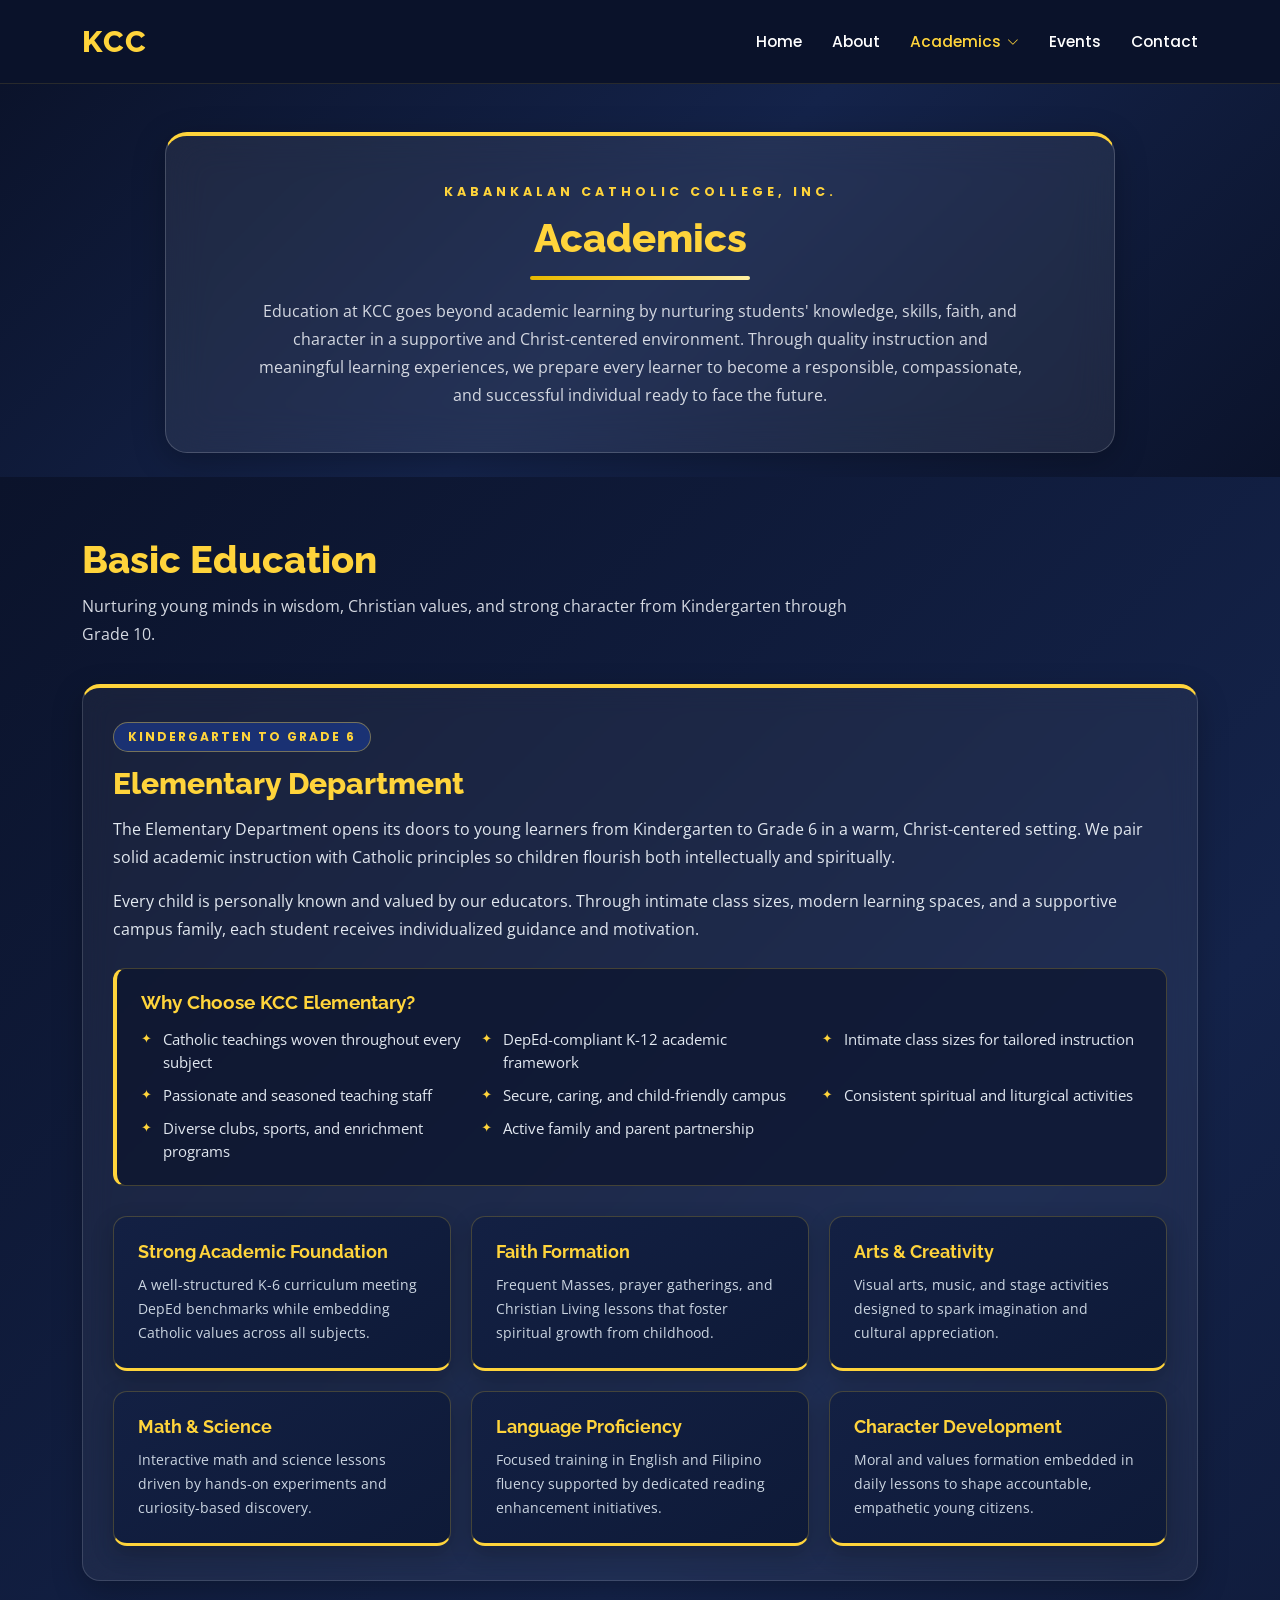
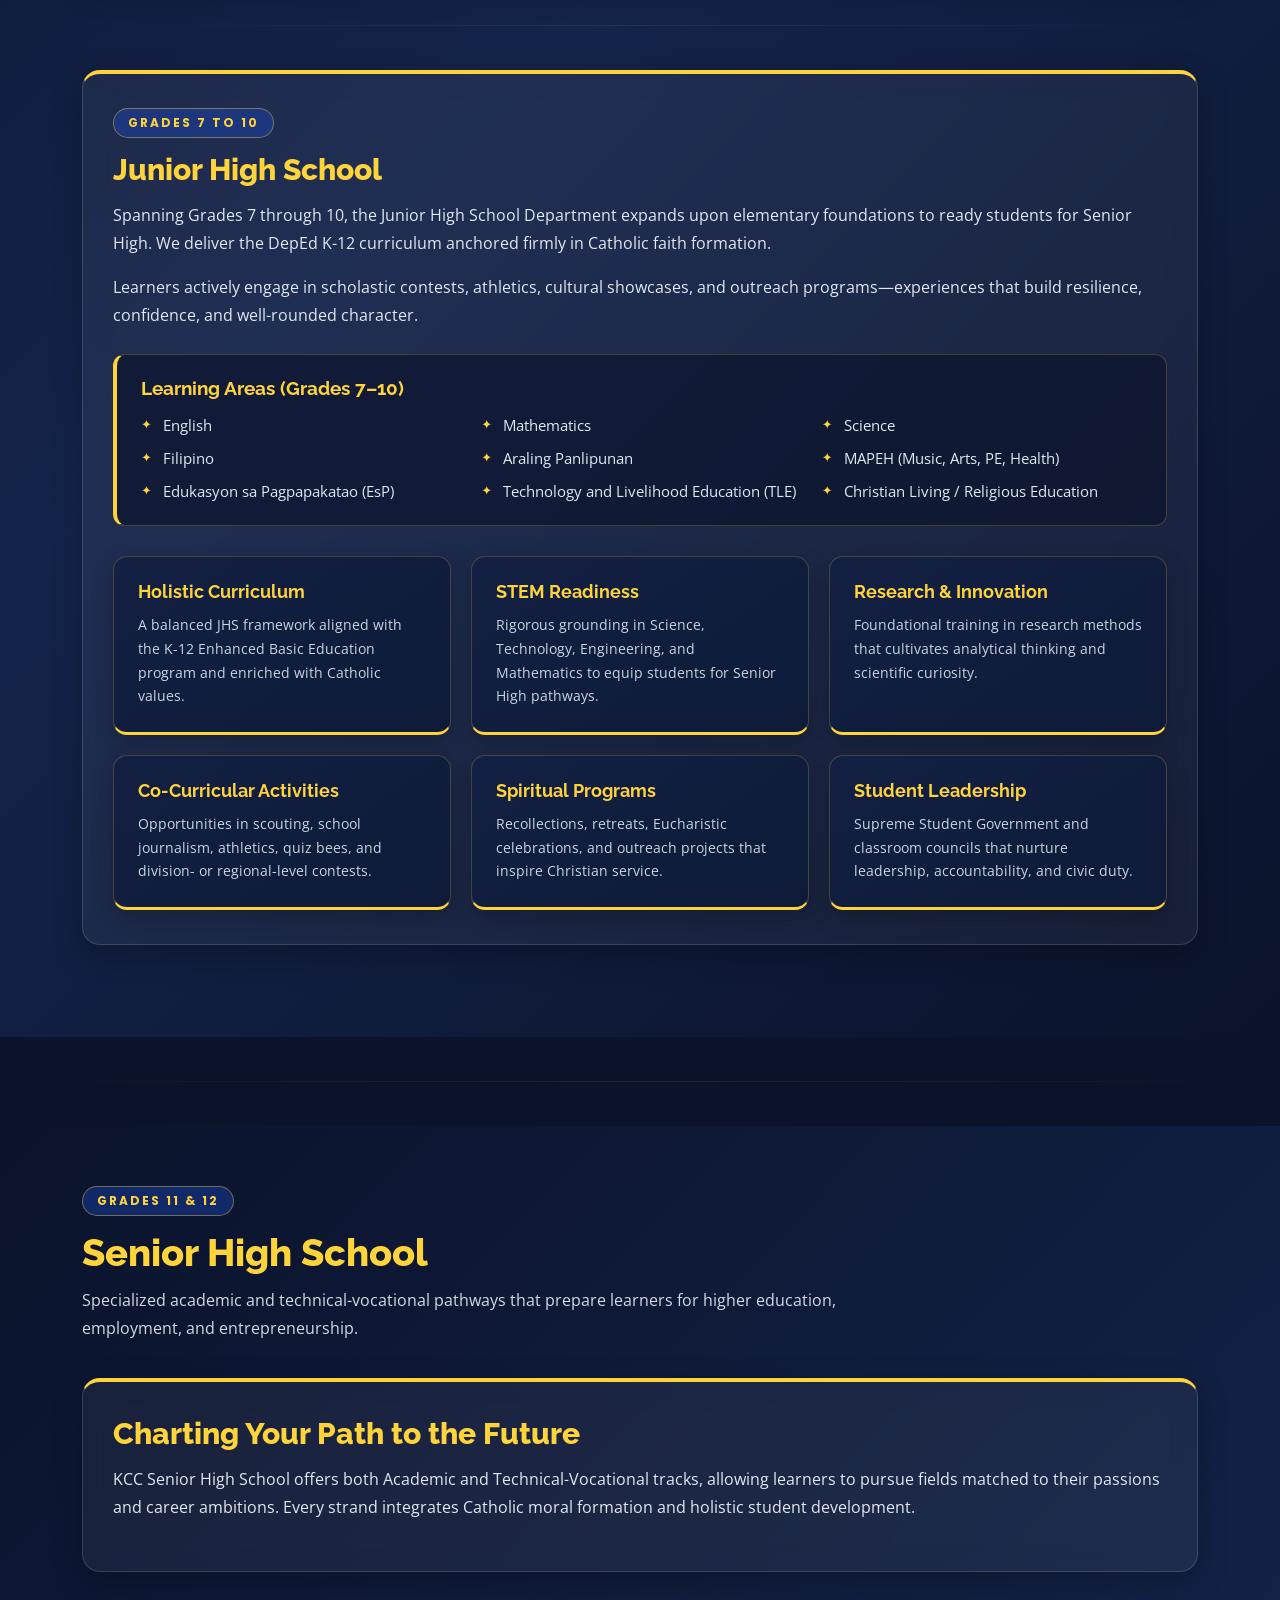
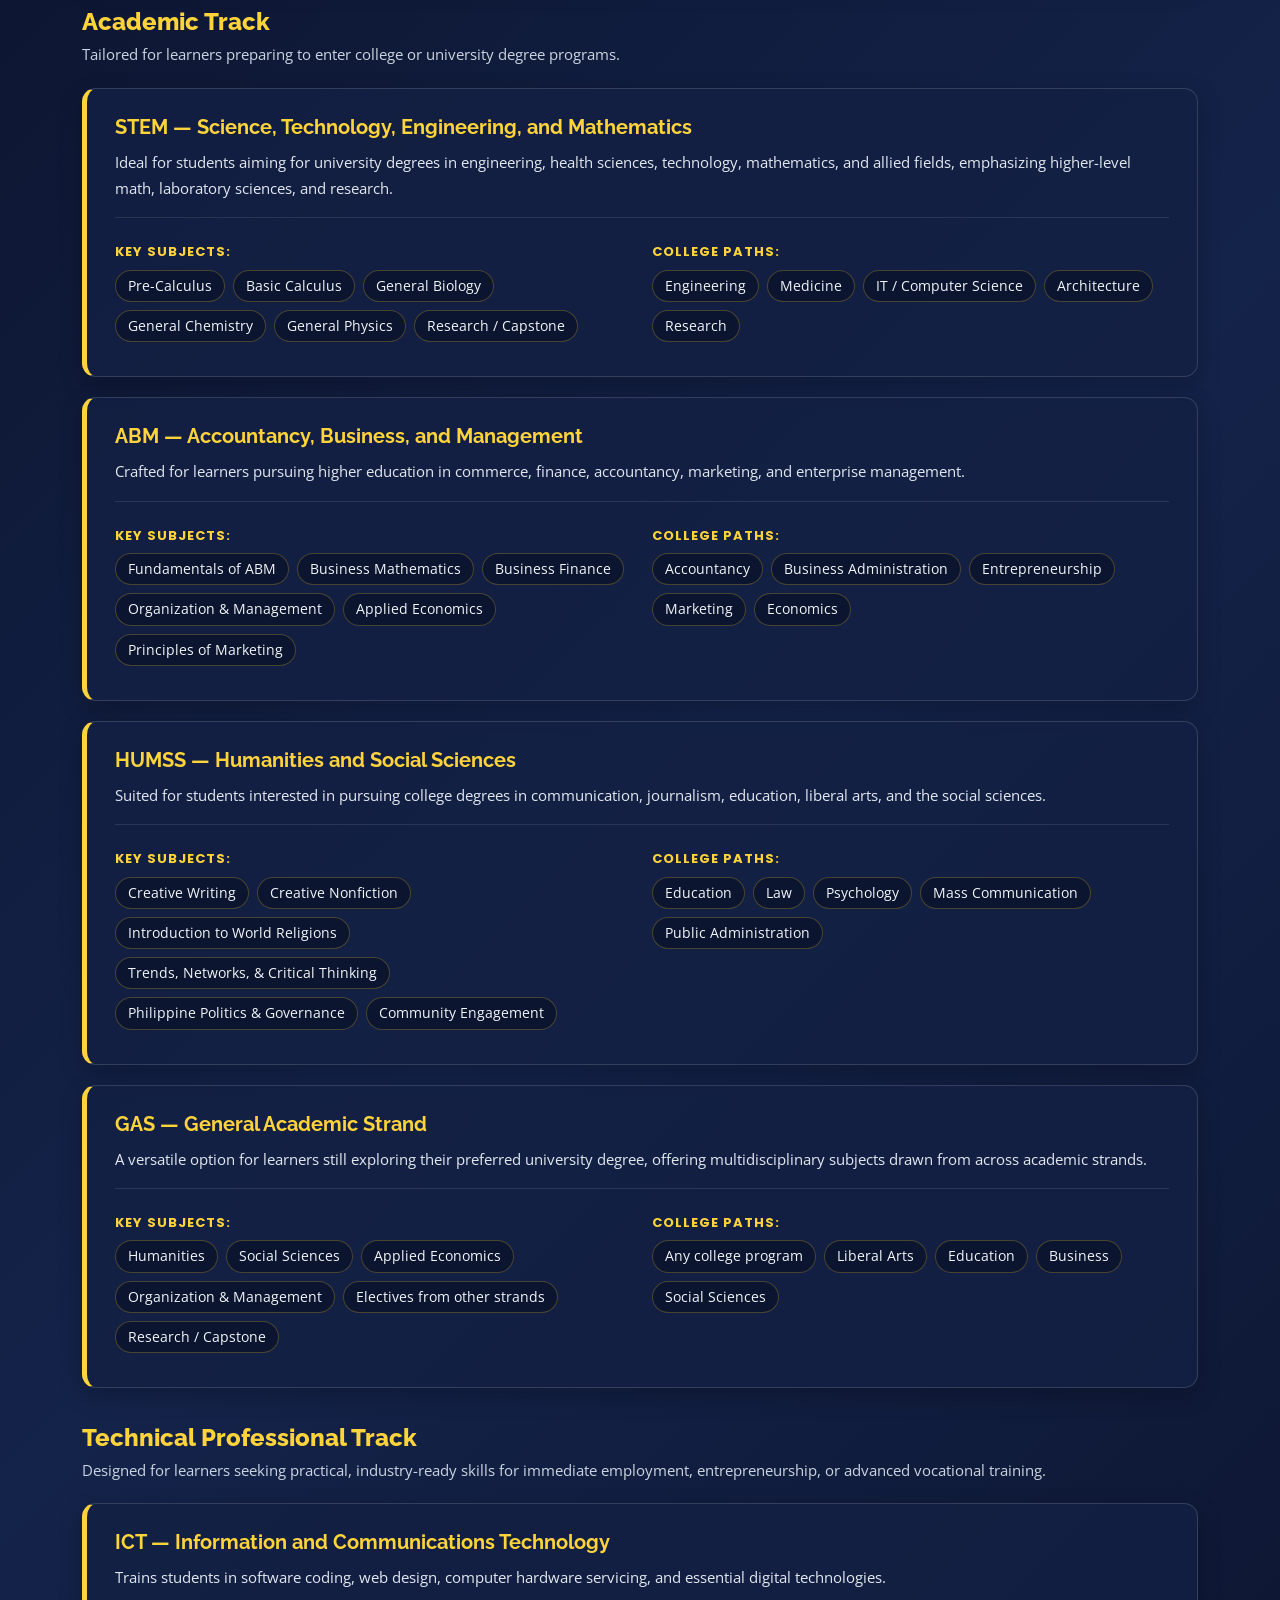
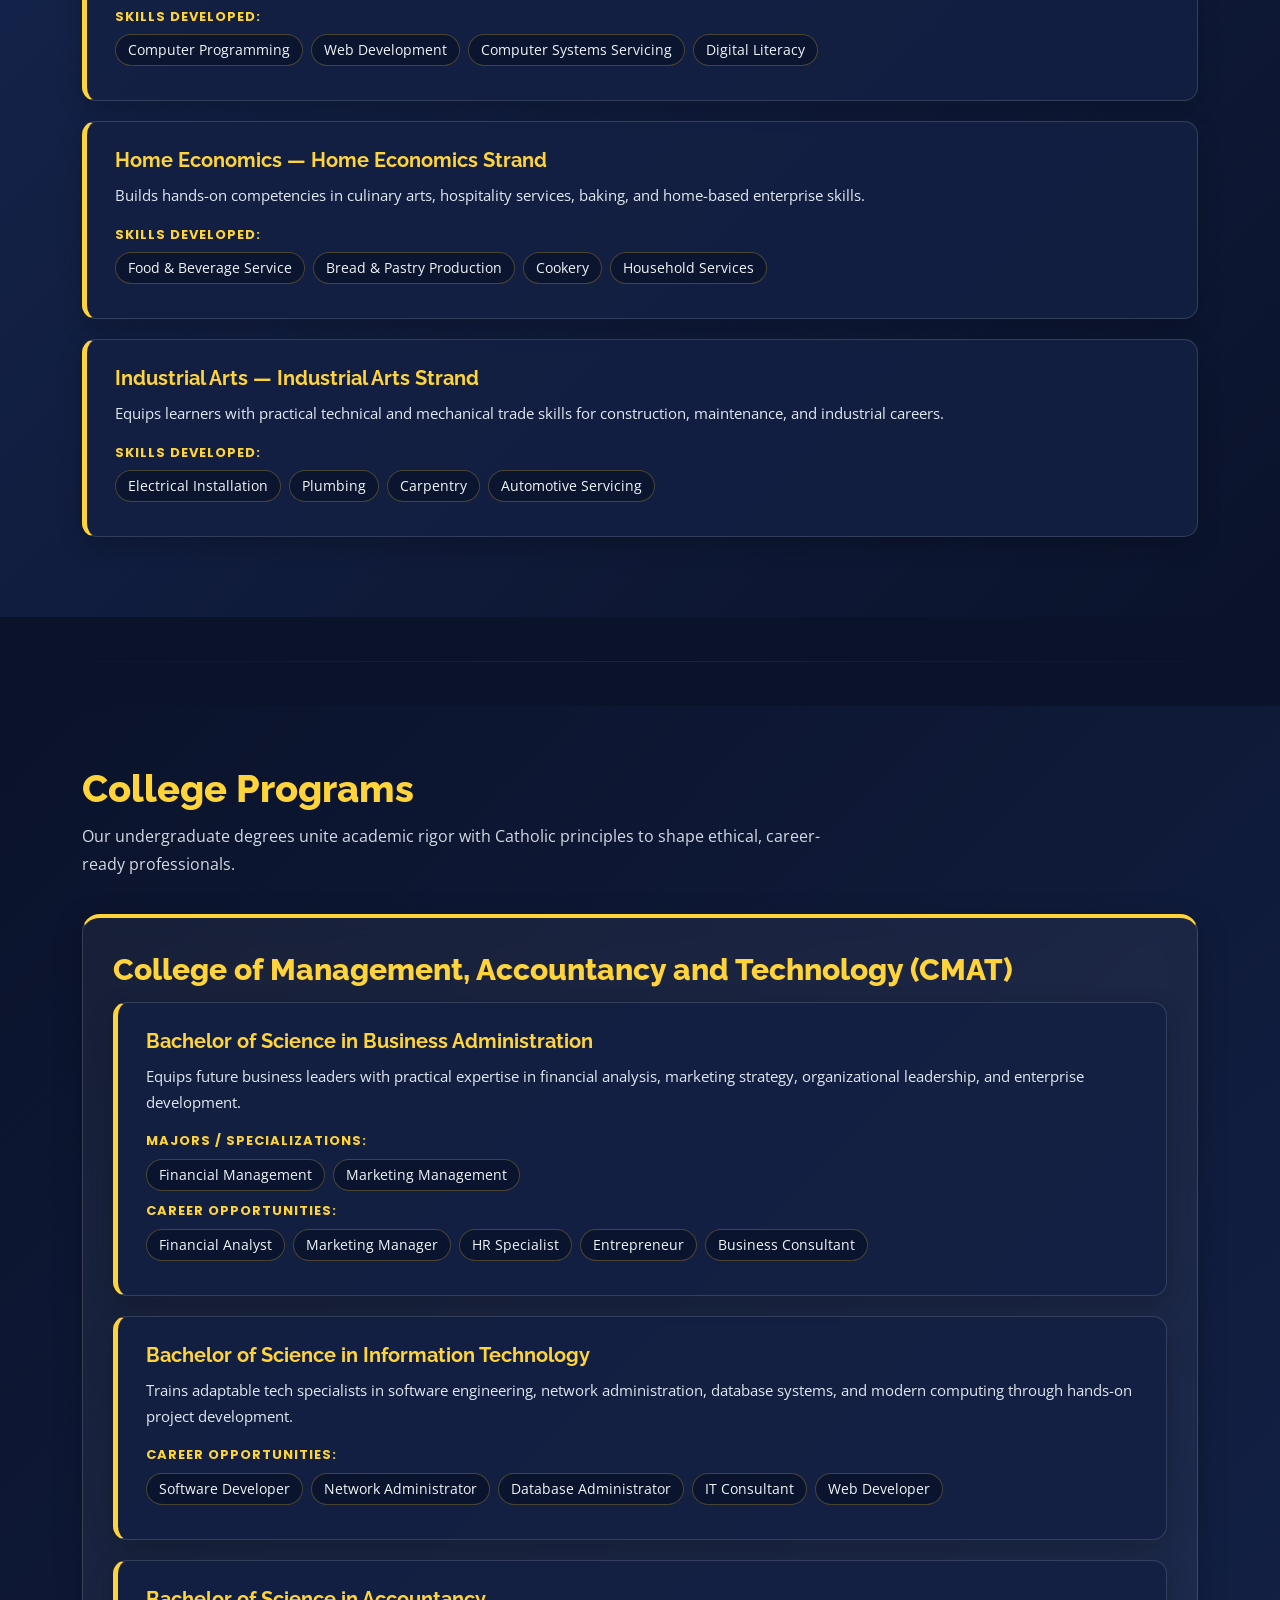
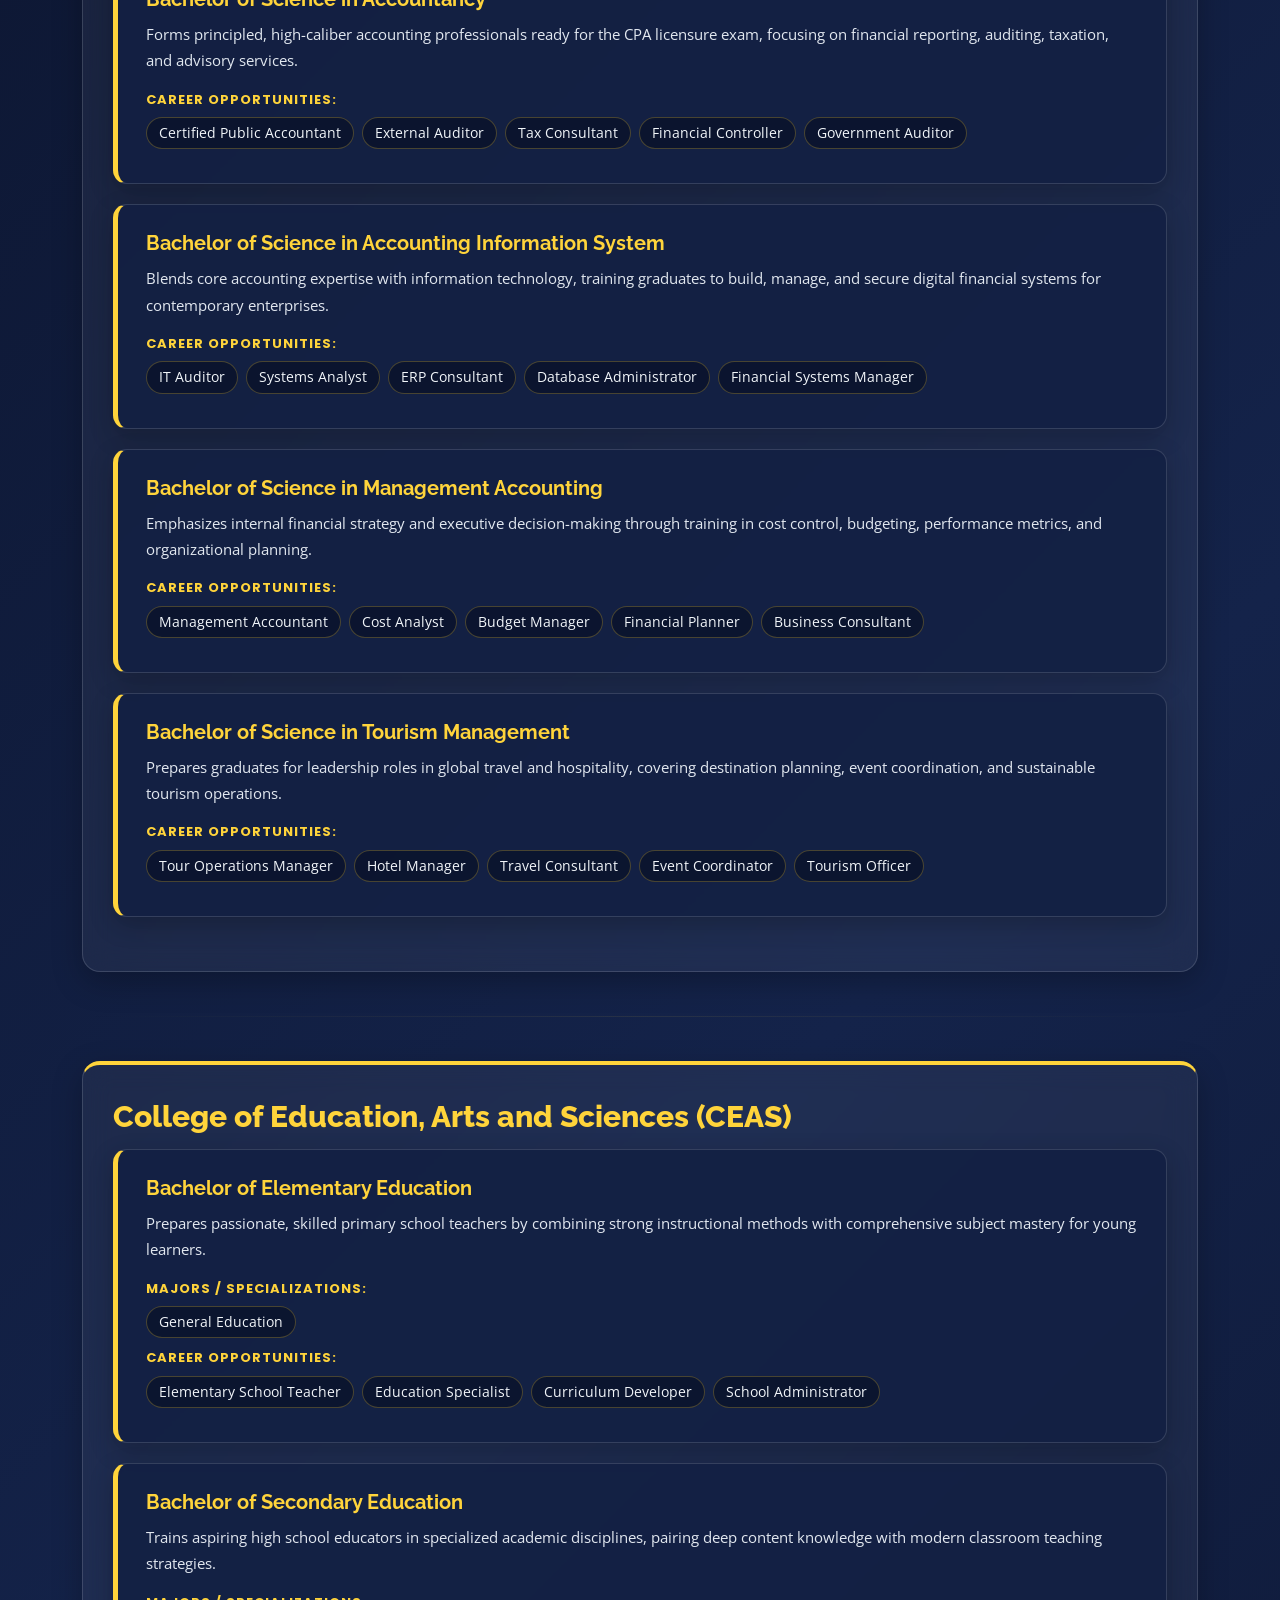
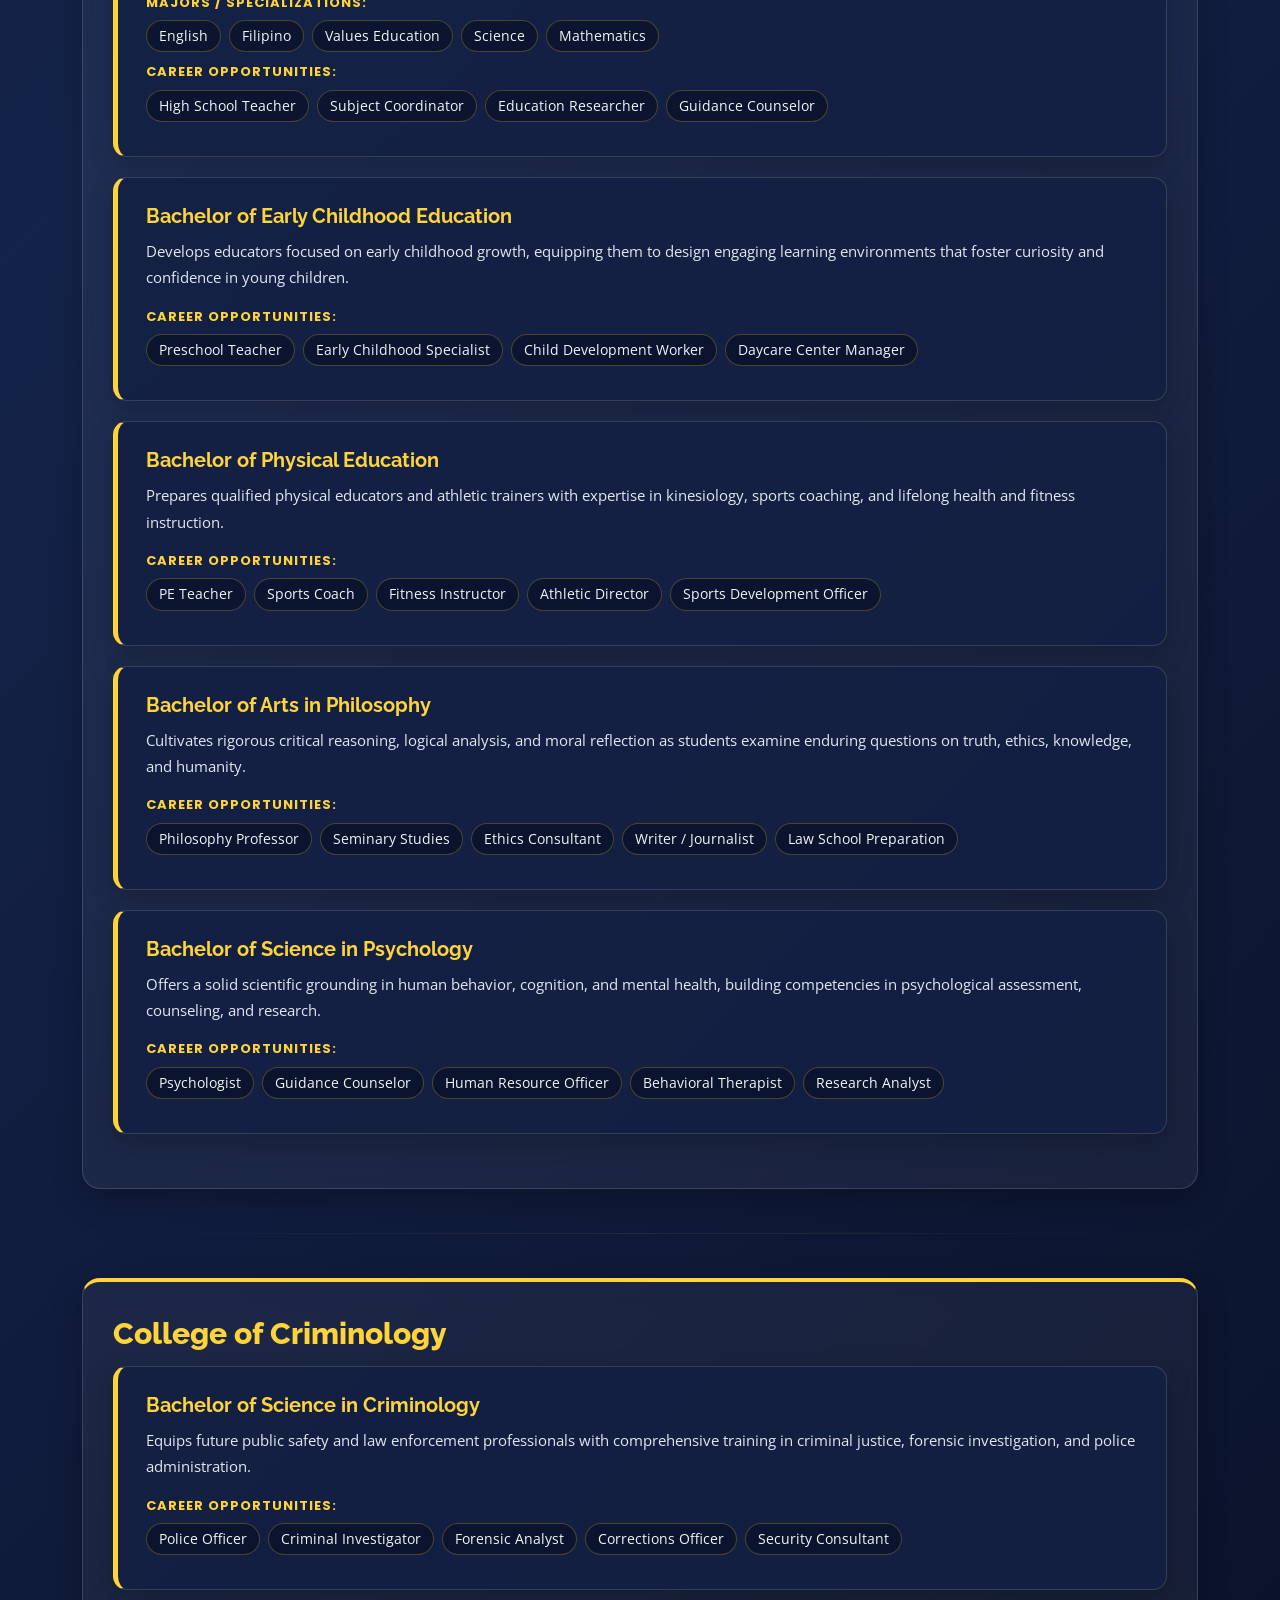
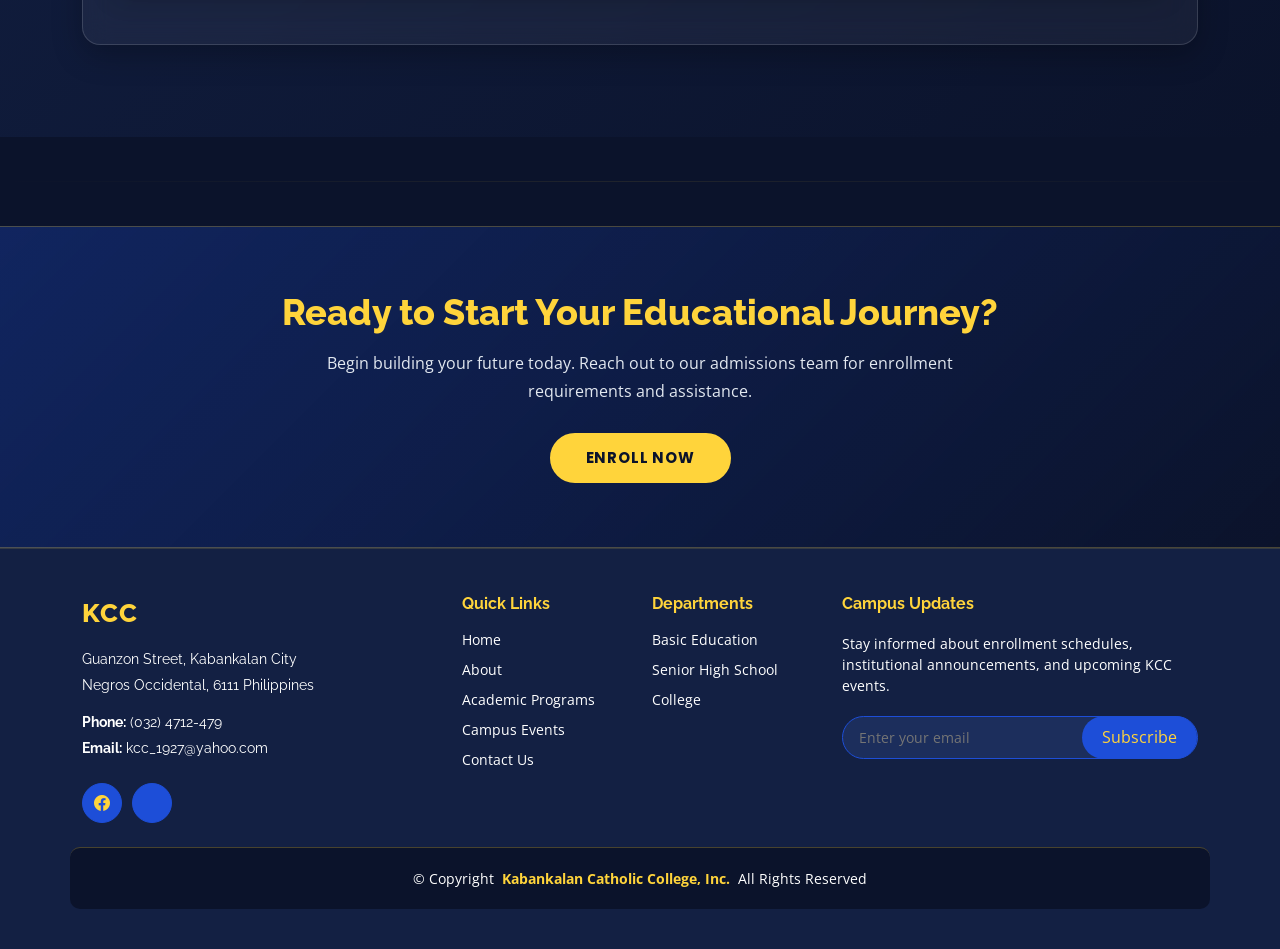
<file: academics.html>
<!DOCTYPE html>
<html lang="en">

<head>
  <meta charset="utf-8">
  <meta content="width=device-width, initial-scale=1.0" name="viewport">
  <title>Academics - Kabankalan Catholic College, Inc.</title>
  <meta name="description" content="Official website of Kabankalan Catholic College, Inc. - Catholic Education: Our Identity, Our Mission.">
  <meta name="keywords" content="Kabankalan Catholic College, KCC, INC., Catholic Education, Kabankalan City">

  <!-- Favicons -->
  <link href="assets/img/seal.png" rel="icon">
  <link href="assets/img/seal.png" rel="seal">

  <!-- Fonts -->
  <link href="https://fonts.googleapis.com" rel="preconnect">
  <link href="https://fonts.gstatic.com" rel="preconnect" crossorigin>
  <link
    href="https://fonts.googleapis.com/css2?family=Open+Sans:ital,wght@0,300;0,400;0,500;0,600;0,700;0,800;1,300;1,400;1,500;1,600;1,700;1,800&family=Poppins:ital,wght@0,100;0,200;0,300;0,400;0,500;0,600;0,700;0,800;0,900;1,100;1,200;1,300;1,400;1,500;1,600;1,700;1,800;1,900&family=Raleway:ital,wght@0,100;0,200;0,300;0,400;0,500;0,600;0,700;0,800;0,900;1,100;1,200;1,300;1,400;1,500;1,600;1,700;1,800;1,900&display=swap"
    rel="stylesheet">

  <!-- Vendor CSS Files -->
  <link href="assets/vendor/bootstrap/css/bootstrap.min.css" rel="stylesheet">
  <link href="assets/vendor/bootstrap-icons/bootstrap-icons.css" rel="stylesheet">
  <link href="assets/vendor/aos/aos.css" rel="stylesheet">
  <link href="assets/vendor/glightbox/css/glightbox.min.css" rel="stylesheet">
  <link href="assets/vendor/swiper/swiper-bundle.min.css" rel="stylesheet">

  <!-- Main CSS File -->
  <link href="assets/css/main.css" rel="stylesheet">
</head>

<body class="courses-page">

  <header id="header" class="header d-flex align-items-center sticky-top">
    <div class="container-fluid container-xl position-relative d-flex align-items-center">

      <a href="index.html" class="logo d-flex align-items-center me-auto">
        <h1 class="sitename">KCC</h1>
      </a>

      <nav id="navmenu" class="navmenu">
        <ul>
          <li><a href="index.html">Home</a></li>
          <li><a href="about.html">About</a></li>
          <li class="dropdown"><a href="academics.html" class="active"><span>Academics</span> <i class="bi bi-chevron-down toggle-dropdown"></i></a>
            <ul>
              <li><a href="academics.html#basic-education">Basic Education</a></li>
              <li><a href="academics.html#senior-high-school">Senior High School</a></li>
              <li><a href="academics.html#college-programs">College</a></li>
              <li><a href="academics.html#enroll">Enroll Now</a></li>
            </ul>
          </li>
          <li><a href="events.html">Events</a></li>
          <li><a href="contact.html">Contact</a></li>
        </ul>
        <i class="mobile-nav-toggle d-xl-none bi bi-list"></i>
      </nav>

    </div>
  </header>

  <main class="main">

    <!-- Page Title -->
    <div class="page-title" data-aos="fade">
      <div class="heading">
        <div class="container">
          <div class="page-title-card">
            <span class="page-title-kicker">KABANKALAN CATHOLIC COLLEGE, INC.</span>
            <h1>Academics</h1>
            <div class="page-title-divider"></div>
            <p class="mb-0">Education at KCC goes beyond academic learning by nurturing students' knowledge, skills, faith, and character in a supportive and Christ-centered environment. Through quality instruction and meaningful learning experiences, we prepare every learner to become a responsible, compassionate, and successful individual ready to face the future.</p>
          </div>
        </div>
      </div>
    </div><!-- End Page Title -->

    <!-- BASIC EDUCATION OVERVIEW -->
    <section id="basic-education" class="program-section">
      <div class="container">
        <h2>Basic Education</h2>
        <p class="section-subtitle">
          Nurturing young minds in wisdom, Christian values, and strong character from Kindergarten through Grade 10.
        </p>

        <!-- ELEMENTARY DEPARTMENT -->
        <article id="elementary-department" class="department-block">
          <span class="grade-badge">Kindergarten to Grade 6</span>
          <h2>Elementary Department</h2>
          <p>
            The Elementary Department opens its doors to young learners from Kindergarten to Grade 6 in a warm, Christ-centered setting. We pair solid academic instruction with Catholic principles so children flourish both intellectually and spiritually.
          </p>
          <p>
            Every child is personally known and valued by our educators. Through intimate class sizes, modern learning spaces, and a supportive campus family, each student receives individualized guidance and motivation.
          </p>

          <div class="why-choose">
            <h3>Why Choose KCC Elementary?</h3>
            <ul>
              <li>Catholic teachings woven throughout every subject</li>
              <li>DepEd-compliant K-12 academic framework</li>
              <li>Intimate class sizes for tailored instruction</li>
              <li>Passionate and seasoned teaching staff</li>
              <li>Secure, caring, and child-friendly campus</li>
              <li>Consistent spiritual and liturgical activities</li>
              <li>Diverse clubs, sports, and enrichment programs</li>
              <li>Active family and parent partnership</li>
            </ul>
          </div>

          <div class="core-pillars grid-container">
            <div class="card">
              <h4>Strong Academic Foundation</h4>
              <p>A well-structured K-6 curriculum meeting DepEd benchmarks while embedding Catholic values across all subjects.</p>
            </div>
            <div class="card">
              <h4>Faith Formation</h4>
              <p>Frequent Masses, prayer gatherings, and Christian Living lessons that foster spiritual growth from childhood.</p>
            </div>
            <div class="card">
              <h4>Arts &amp; Creativity</h4>
              <p>Visual arts, music, and stage activities designed to spark imagination and cultural appreciation.</p>
            </div>
            <div class="card">
              <h4>Math &amp; Science</h4>
              <p>Interactive math and science lessons driven by hands-on experiments and curiosity-based discovery.</p>
            </div>
            <div class="card">
              <h4>Language Proficiency</h4>
              <p>Focused training in English and Filipino fluency supported by dedicated reading enhancement initiatives.</p>
            </div>
            <div class="card">
              <h4>Character Development</h4>
              <p>Moral and values formation embedded in daily lessons to shape accountable, empathetic young citizens.</p>
            </div>
          </div>
        </article>

        <hr />

        <!-- JUNIOR HIGH SCHOOL -->
        <article id="junior-high-school" class="department-block">
          <span class="grade-badge">Grades 7 to 10</span>
          <h2>Junior High School</h2>
          <p>
            Spanning Grades 7 through 10, the Junior High School Department expands upon elementary foundations to ready students for Senior High. We deliver the DepEd K-12 curriculum anchored firmly in Catholic faith formation.
          </p>
          <p>
            Learners actively engage in scholastic contests, athletics, cultural showcases, and outreach programs—experiences that build resilience, confidence, and well-rounded character.
          </p>

          <div class="learning-areas">
            <h3>Learning Areas (Grades 7–10)</h3>
            <ul>
              <li>English</li>
              <li>Mathematics</li>
              <li>Science</li>
              <li>Filipino</li>
              <li>Araling Panlipunan</li>
              <li>MAPEH (Music, Arts, PE, Health)</li>
              <li>Edukasyon sa Pagpapakatao (EsP)</li>
              <li>Technology and Livelihood Education (TLE)</li>
              <li>Christian Living / Religious Education</li>
            </ul>
          </div>

          <div class="core-pillars grid-container">
            <div class="card">
              <h4>Holistic Curriculum</h4>
              <p>A balanced JHS framework aligned with the K-12 Enhanced Basic Education program and enriched with Catholic values.</p>
            </div>
            <div class="card">
              <h4>STEM Readiness</h4>
              <p>Rigorous grounding in Science, Technology, Engineering, and Mathematics to equip students for Senior High pathways.</p>
            </div>
            <div class="card">
              <h4>Research &amp; Innovation</h4>
              <p>Foundational training in research methods that cultivates analytical thinking and scientific curiosity.</p>
            </div>
            <div class="card">
              <h4>Co-Curricular Activities</h4>
              <p>Opportunities in scouting, school journalism, athletics, quiz bees, and division- or regional-level contests.</p>
            </div>
            <div class="card">
              <h4>Spiritual Programs</h4>
              <p>Recollections, retreats, Eucharistic celebrations, and outreach projects that inspire Christian service.</p>
            </div>
            <div class="card">
              <h4>Student Leadership</h4>
              <p>Supreme Student Government and classroom councils that nurture leadership, accountability, and civic duty.</p>
            </div>
          </div>
        </article>
      </div>
    </section>

    <hr />

    <!-- SENIOR HIGH SCHOOL -->
    <section id="senior-high-school" class="program-section">
      <div class="container">
        <span class="grade-badge">Grades 11 &amp; 12</span>
        <h2>Senior High School</h2>
        <p class="section-subtitle">
          Specialized academic and technical-vocational pathways that prepare learners for higher education, employment, and entrepreneurship.
        </p>

        <div class="intro-block">
          <h3>Charting Your Path to the Future</h3>
          <p>
            KCC Senior High School offers both Academic and Technical-Vocational tracks, allowing learners to pursue fields matched to their passions and career ambitions. Every strand integrates Catholic moral formation and holistic student development.
          </p>
        </div>

        <!-- ACADEMIC TRACK -->
        <div id="shs-academic-track" class="track-group">
          <h3>Academic Track</h3>
          <p>Tailored for learners preparing to enter college or university degree programs.</p>

          <!-- STEM -->
          <div id="strand-stem" class="strand-card">
            <h4>STEM — Science, Technology, Engineering, and Mathematics</h4>
            <p>
              Ideal for students aiming for university degrees in engineering, health sciences, technology, mathematics, and allied fields, emphasizing higher-level math, laboratory sciences, and research.
            </p>
            <div class="strand-details">
              <div>
                <strong>Key Subjects:</strong>
                <ul>
                  <li>Pre-Calculus</li>
                  <li>Basic Calculus</li>
                  <li>General Biology</li>
                  <li>General Chemistry</li>
                  <li>General Physics</li>
                  <li>Research / Capstone</li>
                </ul>
              </div>
              <div>
                <strong>College Paths:</strong>
                <ul>
                  <li>Engineering</li>
                  <li>Medicine</li>
                  <li>IT / Computer Science</li>
                  <li>Architecture</li>
                  <li>Research</li>
                </ul>
              </div>
            </div>
          </div>

          <!-- ABM -->
          <div id="strand-abm" class="strand-card">
            <h4>ABM — Accountancy, Business, and Management</h4>
            <p>
              Crafted for learners pursuing higher education in commerce, finance, accountancy, marketing, and enterprise management.
            </p>
            <div class="strand-details">
              <div>
                <strong>Key Subjects:</strong>
                <ul>
                  <li>Fundamentals of ABM</li>
                  <li>Business Mathematics</li>
                  <li>Business Finance</li>
                  <li>Organization &amp; Management</li>
                  <li>Applied Economics</li>
                  <li>Principles of Marketing</li>
                </ul>
              </div>
              <div>
                <strong>College Paths:</strong>
                <ul>
                  <li>Accountancy</li>
                  <li>Business Administration</li>
                  <li>Entrepreneurship</li>
                  <li>Marketing</li>
                  <li>Economics</li>
                </ul>
              </div>
            </div>
          </div>

          <!-- HUMSS -->
          <div id="strand-humss" class="strand-card">
            <h4>HUMSS — Humanities and Social Sciences</h4>
            <p>
              Suited for students interested in pursuing college degrees in communication, journalism, education, liberal arts, and the social sciences.
            </p>
            <div class="strand-details">
              <div>
                <strong>Key Subjects:</strong>
                <ul>
                  <li>Creative Writing</li>
                  <li>Creative Nonfiction</li>
                  <li>Introduction to World Religions</li>
                  <li>Trends, Networks, &amp; Critical Thinking</li>
                  <li>Philippine Politics &amp; Governance</li>
                  <li>Community Engagement</li>
                </ul>
              </div>
              <div>
                <strong>College Paths:</strong>
                <ul>
                  <li>Education</li>
                  <li>Law</li>
                  <li>Psychology</li>
                  <li>Mass Communication</li>
                  <li>Public Administration</li>
                </ul>
              </div>
            </div>
          </div>

          <!-- GAS -->
          <div id="strand-gas" class="strand-card">
            <h4>GAS — General Academic Strand</h4>
            <p>
              A versatile option for learners still exploring their preferred university degree, offering multidisciplinary subjects drawn from across academic strands.
            </p>
            <div class="strand-details">
              <div>
                <strong>Key Subjects:</strong>
                <ul>
                  <li>Humanities</li>
                  <li>Social Sciences</li>
                  <li>Applied Economics</li>
                  <li>Organization &amp; Management</li>
                  <li>Electives from other strands</li>
                  <li>Research / Capstone</li>
                </ul>
              </div>
              <div>
                <strong>College Paths:</strong>
                <ul>
                  <li>Any college program</li>
                  <li>Liberal Arts</li>
                  <li>Education</li>
                  <li>Business</li>
                  <li>Social Sciences</li>
                </ul>
              </div>
            </div>
          </div>
        </div>

        <!-- TECHNICAL PROFESSIONAL TRACK -->
        <div id="shs-techpro-track" class="track-group">
          <h3>Technical Professional Track</h3>
          <p>Designed for learners seeking practical, industry-ready skills for immediate employment, entrepreneurship, or advanced vocational training.</p>

          <!-- ICT -->
          <div id="strand-ict" class="strand-card">
            <h4>ICT — Information and Communications Technology</h4>
            <p>
              Trains students in software coding, web design, computer hardware servicing, and essential digital technologies.
            </p>
            <strong>Skills Developed:</strong>
            <ul>
              <li>Computer Programming</li>
              <li>Web Development</li>
              <li>Computer Systems Servicing</li>
              <li>Digital Literacy</li>
            </ul>
          </div>

          <!-- HOME ECONOMICS -->
          <div id="strand-home-economics" class="strand-card">
            <h4>Home Economics — Home Economics Strand</h4>
            <p>
              Builds hands-on competencies in culinary arts, hospitality services, baking, and home-based enterprise skills.
            </p>
            <strong>Skills Developed:</strong>
            <ul>
              <li>Food &amp; Beverage Service</li>
              <li>Bread &amp; Pastry Production</li>
              <li>Cookery</li>
              <li>Household Services</li>
            </ul>
          </div>

          <!-- INDUSTRIAL ARTS -->
          <div id="strand-industrial-arts" class="strand-card">
            <h4>Industrial Arts — Industrial Arts Strand</h4>
            <p>
              Equips learners with practical technical and mechanical trade skills for construction, maintenance, and industrial careers.
            </p>
            <strong>Skills Developed:</strong>
            <ul>
              <li>Electrical Installation</li>
              <li>Plumbing</li>
              <li>Carpentry</li>
              <li>Automotive Servicing</li>
            </ul>
          </div>
        </div>
      </div>
    </section>

    <hr />

    <!-- COLLEGE PROGRAMS -->
    <section id="college-programs" class="program-section">
      <div class="container">
        <h2>College Programs</h2>
        <p class="section-subtitle">
          Our undergraduate degrees unite academic rigor with Catholic principles to shape ethical, career-ready professionals.
        </p>

        <!-- COLLEGE OF MANAGEMENT, ACCOUNTANCY AND TECHNOLOGY (CMAT) -->
        <article id="cmat" class="college-block">
          <h3>College of Management, Accountancy and Technology (CMAT)</h3>

          <div id="bsba" class="degree-card">
            <h4>Bachelor of Science in Business Administration</h4>
            <p>
              Equips future business leaders with practical expertise in financial analysis, marketing strategy, organizational leadership, and enterprise development.
            </p>
            <strong>Majors / Specializations:</strong>
            <ul>
              <li>Financial Management</li>
              <li>Marketing Management</li>
            </ul>
            <strong>Career Opportunities:</strong>
            <ul>
              <li>Financial Analyst</li>
              <li>Marketing Manager</li>
              <li>HR Specialist</li>
              <li>Entrepreneur</li>
              <li>Business Consultant</li>
            </ul>
          </div>

          <div id="bsit" class="degree-card">
            <h4>Bachelor of Science in Information Technology</h4>
            <p>
              Trains adaptable tech specialists in software engineering, network administration, database systems, and modern computing through hands-on project development.
            </p>
            <strong>Career Opportunities:</strong>
            <ul>
              <li>Software Developer</li>
              <li>Network Administrator</li>
              <li>Database Administrator</li>
              <li>IT Consultant</li>
              <li>Web Developer</li>
            </ul>
          </div>

          <div id="bsa" class="degree-card">
            <h4>Bachelor of Science in Accountancy</h4>
            <p>
              Forms principled, high-caliber accounting professionals ready for the CPA licensure exam, focusing on financial reporting, auditing, taxation, and advisory services.
            </p>
            <strong>Career Opportunities:</strong>
            <ul>
              <li>Certified Public Accountant</li>
              <li>External Auditor</li>
              <li>Tax Consultant</li>
              <li>Financial Controller</li>
              <li>Government Auditor</li>
            </ul>
          </div>

          <div id="bsais" class="degree-card">
            <h4>Bachelor of Science in Accounting Information System</h4>
            <p>
              Blends core accounting expertise with information technology, training graduates to build, manage, and secure digital financial systems for contemporary enterprises.
            </p>
            <strong>Career Opportunities:</strong>
            <ul>
              <li>IT Auditor</li>
              <li>Systems Analyst</li>
              <li>ERP Consultant</li>
              <li>Database Administrator</li>
              <li>Financial Systems Manager</li>
            </ul>
          </div>

          <div id="bsma" class="degree-card">
            <h4>Bachelor of Science in Management Accounting</h4>
            <p>
              Emphasizes internal financial strategy and executive decision-making through training in cost control, budgeting, performance metrics, and organizational planning.
            </p>
            <strong>Career Opportunities:</strong>
            <ul>
              <li>Management Accountant</li>
              <li>Cost Analyst</li>
              <li>Budget Manager</li>
              <li>Financial Planner</li>
              <li>Business Consultant</li>
            </ul>
          </div>

          <div id="bstm" class="degree-card">
            <h4>Bachelor of Science in Tourism Management</h4>
            <p>
              Prepares graduates for leadership roles in global travel and hospitality, covering destination planning, event coordination, and sustainable tourism operations.
            </p>
            <strong>Career Opportunities:</strong>
            <ul>
              <li>Tour Operations Manager</li>
              <li>Hotel Manager</li>
              <li>Travel Consultant</li>
              <li>Event Coordinator</li>
              <li>Tourism Officer</li>
            </ul>
          </div>
        </article>

        <hr />

        <!-- COLLEGE OF EDUCATION, ARTS AND SCIENCES (CEAS) -->
        <article id="ceas" class="college-block">
          <h3>College of Education, Arts and Sciences (CEAS)</h3>

          <div id="beed" class="degree-card">
            <h4>Bachelor of Elementary Education</h4>
            <p>
              Prepares passionate, skilled primary school teachers by combining strong instructional methods with comprehensive subject mastery for young learners.
            </p>
            <strong>Majors / Specializations:</strong>
            <ul>
              <li>General Education</li>
            </ul>
            <strong>Career Opportunities:</strong>
            <ul>
              <li>Elementary School Teacher</li>
              <li>Education Specialist</li>
              <li>Curriculum Developer</li>
              <li>School Administrator</li>
            </ul>
          </div>

          <div id="bsed" class="degree-card">
            <h4>Bachelor of Secondary Education</h4>
            <p>
              Trains aspiring high school educators in specialized academic disciplines, pairing deep content knowledge with modern classroom teaching strategies.
            </p>
            <strong>Majors / Specializations:</strong>
            <ul>
              <li>English</li>
              <li>Filipino</li>
              <li>Values Education</li>
              <li>Science</li>
              <li>Mathematics</li>
            </ul>
            <strong>Career Opportunities:</strong>
            <ul>
              <li>High School Teacher</li>
              <li>Subject Coordinator</li>
              <li>Education Researcher</li>
              <li>Guidance Counselor</li>
            </ul>
          </div>

          <div id="beced" class="degree-card">
            <h4>Bachelor of Early Childhood Education</h4>
            <p>
              Develops educators focused on early childhood growth, equipping them to design engaging learning environments that foster curiosity and confidence in young children.
            </p>
            <strong>Career Opportunities:</strong>
            <ul>
              <li>Preschool Teacher</li>
              <li>Early Childhood Specialist</li>
              <li>Child Development Worker</li>
              <li>Daycare Center Manager</li>
            </ul>
          </div>

          <div id="bped" class="degree-card">
            <h4>Bachelor of Physical Education</h4>
            <p>
              Prepares qualified physical educators and athletic trainers with expertise in kinesiology, sports coaching, and lifelong health and fitness instruction.
            </p>
            <strong>Career Opportunities:</strong>
            <ul>
              <li>PE Teacher</li>
              <li>Sports Coach</li>
              <li>Fitness Instructor</li>
              <li>Athletic Director</li>
              <li>Sports Development Officer</li>
            </ul>
          </div>

          <div id="ab-philosophy" class="degree-card">
            <h4>Bachelor of Arts in Philosophy</h4>
            <p>
              Cultivates rigorous critical reasoning, logical analysis, and moral reflection as students examine enduring questions on truth, ethics, knowledge, and humanity.
            </p>
            <strong>Career Opportunities:</strong>
            <ul>
              <li>Philosophy Professor</li>
              <li>Seminary Studies</li>
              <li>Ethics Consultant</li>
              <li>Writer / Journalist</li>
              <li>Law School Preparation</li>
            </ul>
          </div>

          <div id="bs-psychology" class="degree-card">
            <h4>Bachelor of Science in Psychology</h4>
            <p>
              Offers a solid scientific grounding in human behavior, cognition, and mental health, building competencies in psychological assessment, counseling, and research.
            </p>
            <strong>Career Opportunities:</strong>
            <ul>
              <li>Psychologist</li>
              <li>Guidance Counselor</li>
              <li>Human Resource Officer</li>
              <li>Behavioral Therapist</li>
              <li>Research Analyst</li>
            </ul>
          </div>
        </article>

        <hr />

        <!-- COLLEGE OF CRIMINOLOGY -->
        <article id="college-of-criminology" class="college-block">
          <h3>College of Criminology</h3>

          <div id="bs-criminology" class="degree-card">
            <h4>Bachelor of Science in Criminology</h4>
            <p>
              Equips future public safety and law enforcement professionals with comprehensive training in criminal justice, forensic investigation, and police administration.
            </p>
            <strong>Career Opportunities:</strong>
            <ul>
              <li>Police Officer</li>
              <li>Criminal Investigator</li>
              <li>Forensic Analyst</li>
              <li>Corrections Officer</li>
              <li>Security Consultant</li>
            </ul>
          </div>
        </article>
      </div>
    </section>

    <hr />

    <!-- CALL TO ACTION -->
    <section id="enroll" class="cta-section">
      <div class="container">
        <h2>Ready to Start Your Educational Journey?</h2>
        <p>Begin building your future today. Reach out to our admissions team for enrollment requirements and assistance.</p>
        <a href="admissions.html" class="btn-enroll">Enroll Now</a>
      </div>
    </section>

  </main>

  <footer id="footer" class="footer position-relative light-background">

    <div class="container footer-top">
      <div class="row gy-4">
        <div class="col-lg-4 col-md-6 footer-about">
          <a href="index.html" class="logo d-flex align-items-center">
            <span class="sitename">KCC</span>
          </a>
          <div class="footer-contact pt-3">
            <p>Guanzon Street, Kabankalan City</p>
            <p>Negros Occidental, 6111 Philippines</p>
            <p class="mt-3"><strong>Phone:</strong> <span>(032) 4712-479</span></p>
            <p><strong>Email:</strong> <span>kcc_1927@yahoo.com</span></p>
          </div>
          <div class="social-links d-flex mt-4">
            <a href="#"><i class="bi bi-facebook"></i></a>
            <a href="#"><i class="bi bi-email"></i></a>
          </div>
        </div>

        <div class="col-lg-2 col-md-3 footer-links">
          <h4>Quick Links</h4>
          <ul>
            <li><a href="index.html">Home</a></li>
            <li><a href="about.html">About</a></li>
            <li><a href="academics.html">Academic Programs</a></li>
            <li><a href="events.html">Campus Events</a></li>
            <li><a href="contact.html">Contact Us</a></li>
          </ul>
        </div>

        <div class="col-lg-2 col-md-3 footer-links">
          <h4>Departments</h4>
          <ul>
            <li><a href="academics.html#basic-education">Basic Education</a></li>
            <li><a href="academics.html#senior-high-school">Senior High School</a></li>
            <li><a href="academics.html#college-programs">College</a></li>
          </ul>
        </div>

        <div class="col-lg-4 col-md-12 footer-newsletter">
          <h4>Campus Updates</h4>
          <p>Stay informed about enrollment schedules, institutional announcements, and upcoming KCC events.</p>
          <form action="#" method="post" class="email-form">
            <div class="newsletter-form"><input type="email" name="email" placeholder="Enter your email"><input type="submit" value="Subscribe"></div>
            <div class="loading">Loading</div>
            <div class="error-message"></div>
            <div class="sent-message">Your subscription request has been sent. Thank you!</div>
          </form>
        </div>

      </div>
    </div>

    <div class="container copyright text-center mt-4">
      <p>© <span>Copyright</span> <strong class="px-1 sitename">Kabankalan Catholic College, Inc.</strong> <span>All Rights Reserved</span></p>
    </div>

  </footer>

  <!-- Scroll Top -->
  <a href="#" id="scroll-top" class="scroll-top d-flex align-items-center justify-content-center"><i class="bi bi-arrow-up-short"></i></a>

  <!-- Preloader -->
  <div id="preloader"></div>

  <!-- Vendor JS Files -->
  <script src="assets/vendor/bootstrap/js/bootstrap.bundle.min.js"></script>
  <script src="assets/vendor/aos/aos.js"></script>
  <script src="assets/vendor/glightbox/js/glightbox.min.js"></script>
  <script src="assets/vendor/purecounter/purecounter_vanilla.js"></script>
  <script src="assets/vendor/swiper/swiper-bundle.min.js"></script>

  <!-- Main JS File -->
  <script src="assets/js/main.js"></script>

</body>

</html>
</file>
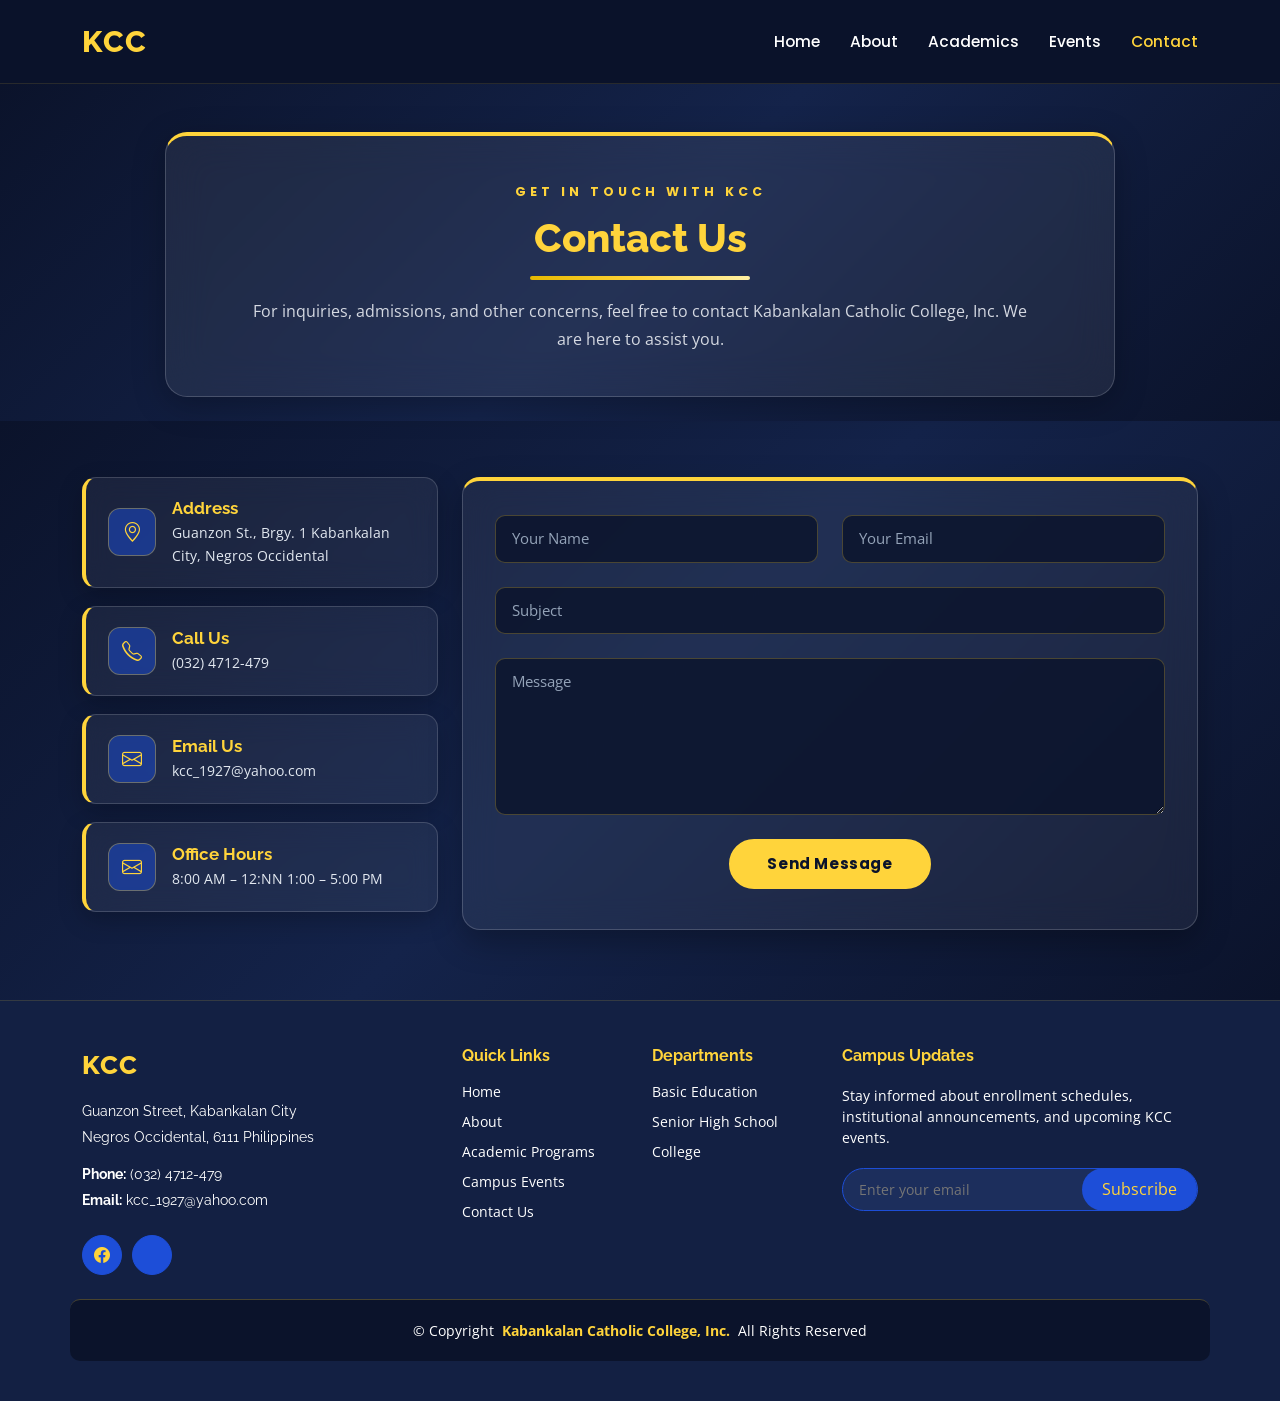
<file: contact.html>
<!DOCTYPE html>
<html lang="en">

<head>
  <meta charset="utf-8">
  <meta content="width=device-width, initial-scale=1.0" name="viewport">
  <title>Contact - Kabankalan Catholic College, Inc.</title>
  <meta name="description" content="Official website of Kabankalan Catholic College, Inc. - Catholic Education: Our Identity, Our Mission.">
  <meta name="keywords" content="Kabankalan Catholic College, KCC, INC., Catholic Education, Kabankalan City">

  <!-- Favicons -->
  <link href="assets/img/seal.png" rel="icon">
  <link href="assets/img/seal.png" rel="seal">

  <!-- Fonts -->
  <link href="https://fonts.googleapis.com" rel="preconnect">
  <link href="https://fonts.gstatic.com" rel="preconnect" crossorigin>
  <link
    href="https://fonts.googleapis.com/css2?family=Open+Sans:ital,wght@0,300;0,400;0,500;0,600;0,700;0,800;1,300;1,400;1,500;1,600;1,700;1,800&family=Poppins:ital,wght@0,100;0,200;0,300;0,400;0,500;0,600;0,700;0,800;0,900;1,100;1,200;1,300;1,400;1,500;1,600;1,700;1,800;1,900&family=Raleway:ital,wght@0,100;0,200;0,300;0,400;0,500;0,600;0,700;0,800;0,900;1,100;1,200;1,300;1,400;1,500;1,600;1,700;1,800;1,900&display=swap"
    rel="stylesheet">

  <!-- Vendor CSS Files -->
  <link href="assets/vendor/bootstrap/css/bootstrap.min.css" rel="stylesheet">
  <link href="assets/vendor/bootstrap-icons/bootstrap-icons.css" rel="stylesheet">
  <link href="assets/vendor/aos/aos.css" rel="stylesheet">
  <link href="assets/vendor/glightbox/css/glightbox.min.css" rel="stylesheet">
  <link href="assets/vendor/swiper/swiper-bundle.min.css" rel="stylesheet">

  <!-- Main CSS File -->
  <link href="assets/css/main.css" rel="stylesheet">

  <!-- =======================================================
  * Template Name: Mentor
  * Template URL: https://bootstrapmade.com/mentor-free-education-bootstrap-theme/
  * Updated: Jul 07 2025 with Bootstrap v5.3.7
  * Author: BootstrapMade.com
  * License: https://bootstrapmade.com/license/
  ======================================================== -->
</head>

<body class="contact-page">

  <header id="header" class="header d-flex align-items-center sticky-top">
    <div class="container-fluid container-xl position-relative d-flex align-items-center">

      <a href="index.html" class="logo d-flex align-items-center me-auto">
        <!-- Uncomment the line below if you also wish to use an image logo -->
        <!-- <img src="assets/img/logo.webp" alt=""> -->
        <h1 class="sitename">KCC</h1>
      </a>

      <nav id="navmenu" class="navmenu">
        <ul>
          <li><a href="index.html">Home<br></a></li>
          <li><a href="about.html">About</a></li>
          <li><a href="academics.html">Academics</a></li>
          <li><a href="events.html">Events</a></li>
          <li><a href="contact.html" class="active">Contact</a></li>
        </ul>
        <i class="mobile-nav-toggle d-xl-none bi bi-list"></i>
      </nav>

    </div>
  </header>

  <main class="main">

   <!-- Page Title -->
    <div class="page-title" data-aos="fade">
      <div class="heading">
        <div class="container">
          <div class="page-title-card">
            <span class="page-title-kicker">GET IN TOUCH WITH KCC</span>
            <h1>Contact Us</h1>
            <div class="page-title-divider"></div>
            <p class="mb-0">For inquiries, admissions, and other concerns, feel free to contact Kabankalan Catholic College, Inc. We are here to assist you.</p>
          </div>
        </div>
      </div>
    </div><!-- End Page Title -->

    <!-- Contact Section -->
    <section id="contact" class="contact section">

      <div class="container" data-aos="fade-up" data-aos-delay="100">

        <div class="row gy-4">

          <div class="col-lg-4">
            <div class="info-item d-flex" data-aos="fade-up" data-aos-delay="300">
              <i class="bi bi-geo-alt flex-shrink-0"></i>
              <div>
                <h3>Address</h3>
                <p>Guanzon St., Brgy. 1 Kabankalan City, Negros Occidental</p>
              </div>
            </div><!-- End Info Item -->

            <div class="info-item d-flex" data-aos="fade-up" data-aos-delay="400">
              <i class="bi bi-telephone flex-shrink-0"></i>
              <div>
                <h3>Call Us</h3>
                <p>(032) 4712-479 </p>
              </div>
            </div><!-- End Info Item -->

            <div class="info-item d-flex" data-aos="fade-up" data-aos-delay="500">
              <i class="bi bi-envelope flex-shrink-0"></i>
              <div>
                <h3>Email Us</h3>
                <p>kcc_1927@yahoo.com</p>
              </div>
            </div><!-- End Info Item -->

            <div class="info-item d-flex" data-aos="fade-up" data-aos-delay="500">
              <i class="bi bi-envelope flex-shrink-0"></i>
              <div>
                <h3>Office Hours</h3>
                 <p>
                  8:00 AM – 12:NN 
                  1:00 – 5:00 PM
                </p>
              </div>
            </div><!-- End Info Item -->
               
          </div>

          <div class="col-lg-8">
            <form action="#" method="post" class="email-form" data-aos="fade-up" data-aos-delay="200">
              <div class="row gy-4">

                <div class="col-md-6">
                  <input type="text" name="name" class="form-control" placeholder="Your Name" required="">
                </div>

                <div class="col-md-6 ">
                  <input type="email" class="form-control" name="email" placeholder="Your Email" required="">
                </div>

                <div class="col-md-12">
                  <input type="text" class="form-control" name="subject" placeholder="Subject" required="">
                </div>

                <div class="col-md-12">
                  <textarea class="form-control" name="message" rows="6" placeholder="Message" required=""></textarea>
                </div>

                <div class="col-md-12 text-center">
                  <div class="loading">Loading</div>
                  <div class="error-message"></div>
                  <div class="sent-message">Your message has been sent. Thank you!</div>

                  <button type="submit">Send Message</button>
                </div>

              </div>
            </form>
          </div><!-- End Contact Form -->

        </div>

      </div>

  </section><!-- /Contact Section -->

 </main>

  <footer id="footer" class="footer position-relative light-background">

    <div class="container footer-top">
      <div class="row gy-4">
        <div class="col-lg-4 col-md-6 footer-about">
          <a href="index.html" class="logo d-flex align-items-center">
            <span class="sitename">KCC</span>
          </a>
          <div class="footer-contact pt-3">
            <p>Guanzon Street, Kabankalan City</p>
            <p>Negros Occidental, 6111 Philippines</p>
            <p class="mt-3"><strong>Phone:</strong> <span>(032) 4712-479</span></p>
            <p><strong>Email:</strong> <span>kcc_1927@yahoo.com</span></p>
          </div>
          <div class="social-links d-flex mt-4">
            <a href="#"><i class="bi bi-facebook"></i></a>
            <a href="#"><i class="bi bi-email"></i></a>
          </div>
        </div>

        <div class="col-lg-2 col-md-3 footer-links">
          <h4>Quick Links</h4>
          <ul>
            <li><a href="index.html">Home</a></li>
            <li><a href="about.html">About</a></li>
            <li><a href="academics.html">Academic Programs</a></li>
            <li><a href="events.html">Campus Events</a></li>
            <li><a href="contact.html">Contact Us</a></li>
          </ul>
        </div>

        <div class="col-lg-2 col-md-3 footer-links">
          <h4>Departments</h4>
          <ul>
            <li><a href="academics.html#basic-education">Basic Education</a></li>
            <li><a href="academics.html#senior-high-school">Senior High School</a></li>
            <li><a href="academics.html#college-programs">College</a></li>
          </ul>
        </div>

        <div class="col-lg-4 col-md-12 footer-newsletter">
          <h4>Campus Updates</h4>
          <p>Stay informed about enrollment schedules, institutional announcements, and upcoming KCC events.</p>
          <form action="#" method="post" class="email-form">
            <div class="newsletter-form"><input type="email" name="email" placeholder="Enter your email"><input type="submit" value="Subscribe"></div>
            <div class="loading">Loading</div>
            <div class="error-message"></div>
            <div class="sent-message">Your subscription request has been sent. Thank you!</div>
          </form>
        </div>

      </div>
    </div>

    <div class="container copyright text-center mt-4">
      <p>© <span>Copyright</span> <strong class="px-1 sitename">Kabankalan Catholic College, Inc.</strong> <span>All Rights Reserved</span></p>
    </div>

  </footer>


  <!-- Scroll Top -->
  <a href="#" id="scroll-top" class="scroll-top d-flex align-items-center justify-content-center"><i
      class="bi bi-arrow-up-short"></i></a>

  <!-- Preloader -->
  <div id="preloader"></div>

  <!-- Vendor JS Files -->
  <script src="assets/vendor/bootstrap/js/bootstrap.bundle.min.js"></script>
  <script src="assets/vendor/aos/aos.js"></script>
  <script src="assets/vendor/glightbox/js/glightbox.min.js"></script>
  <script src="assets/vendor/purecounter/purecounter_vanilla.js"></script>
  <script src="assets/vendor/swiper/swiper-bundle.min.js"></script>

  <!-- Main JS File -->
  <script src="assets/js/main.js"></script>

</body>

</html>
</file>
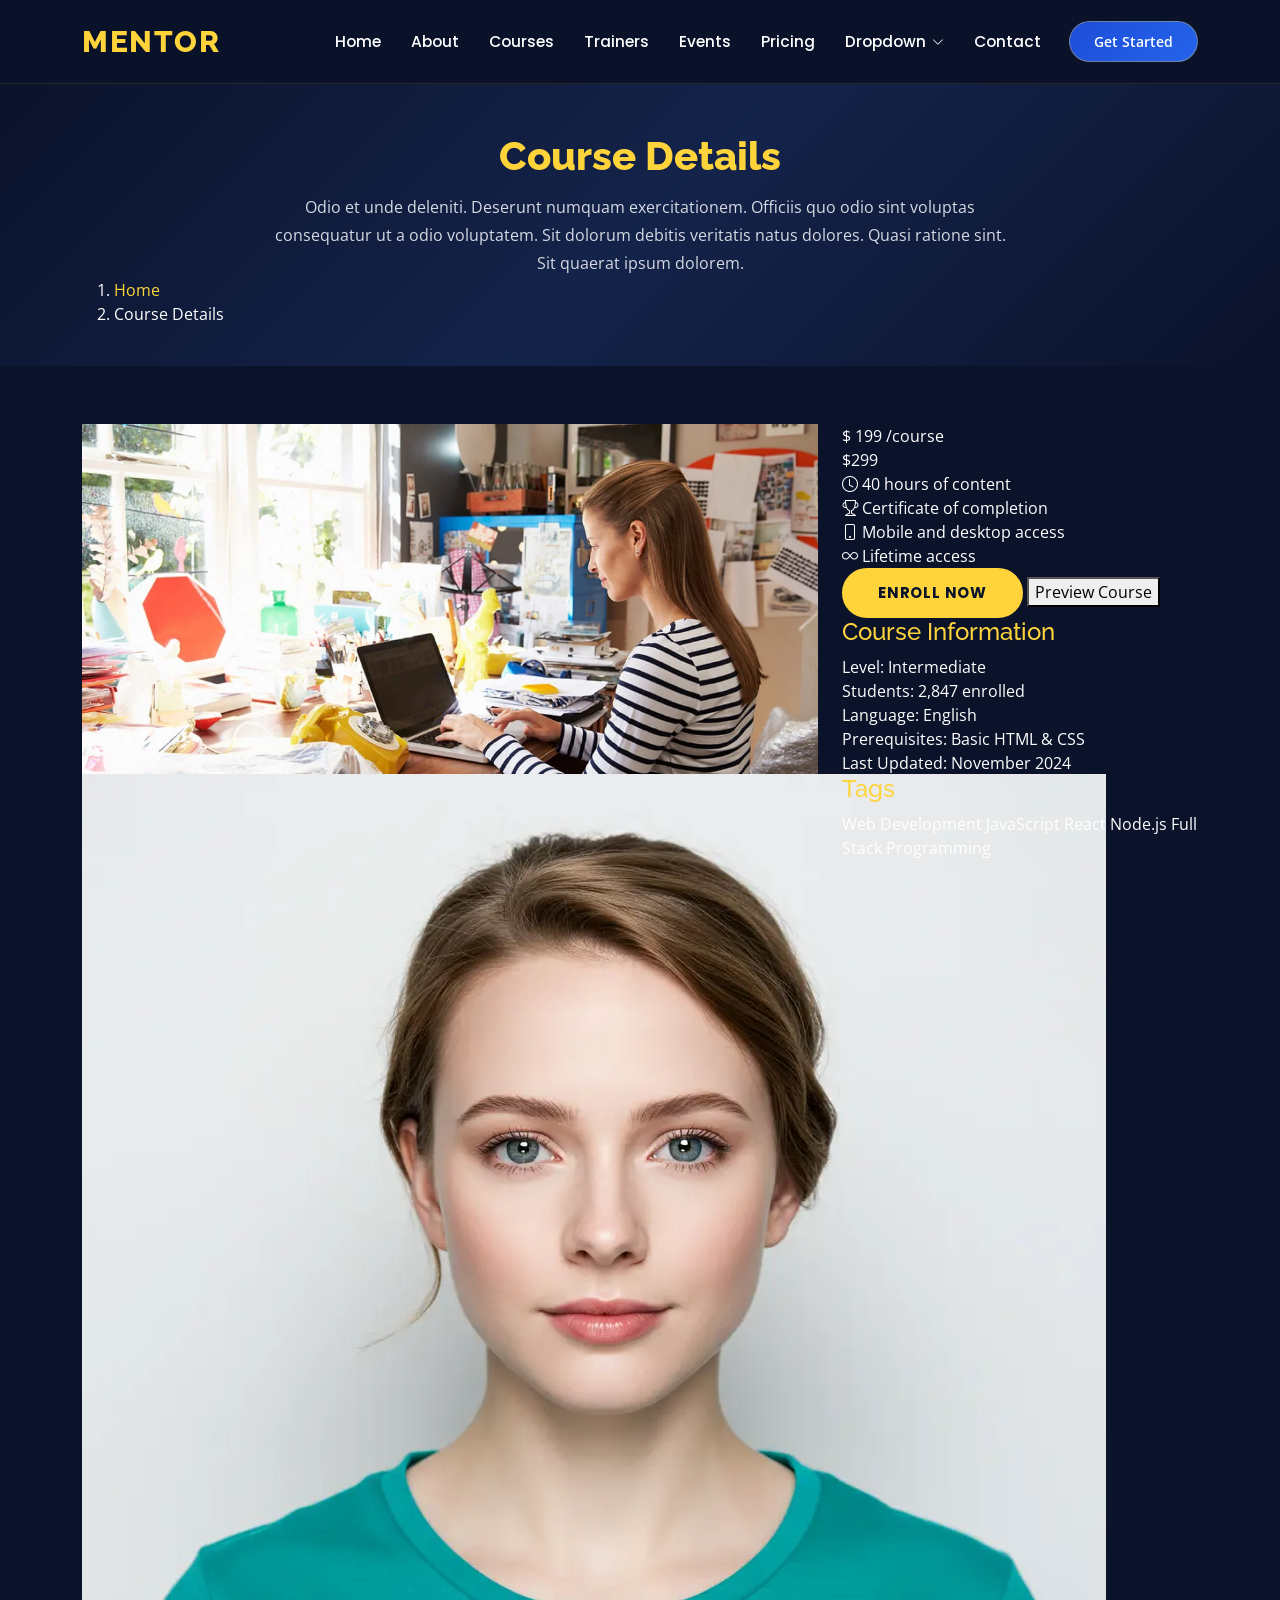
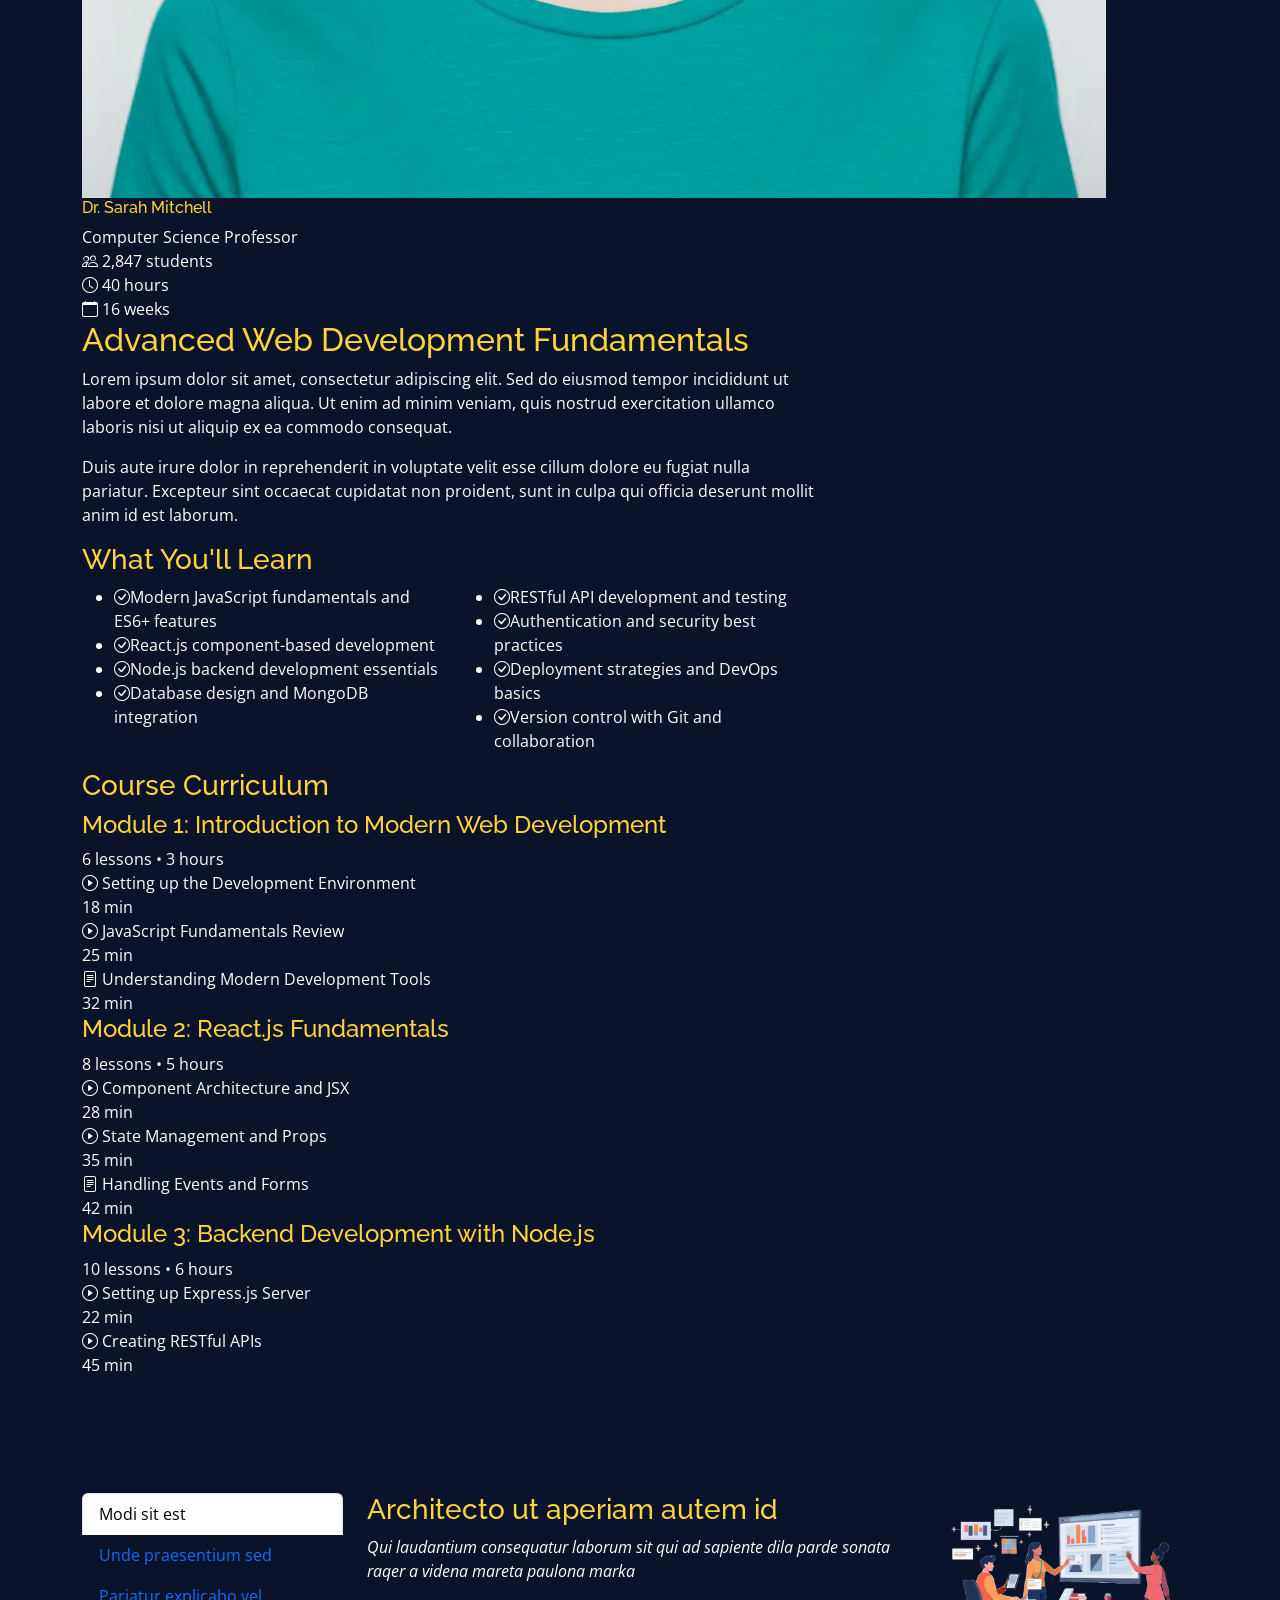
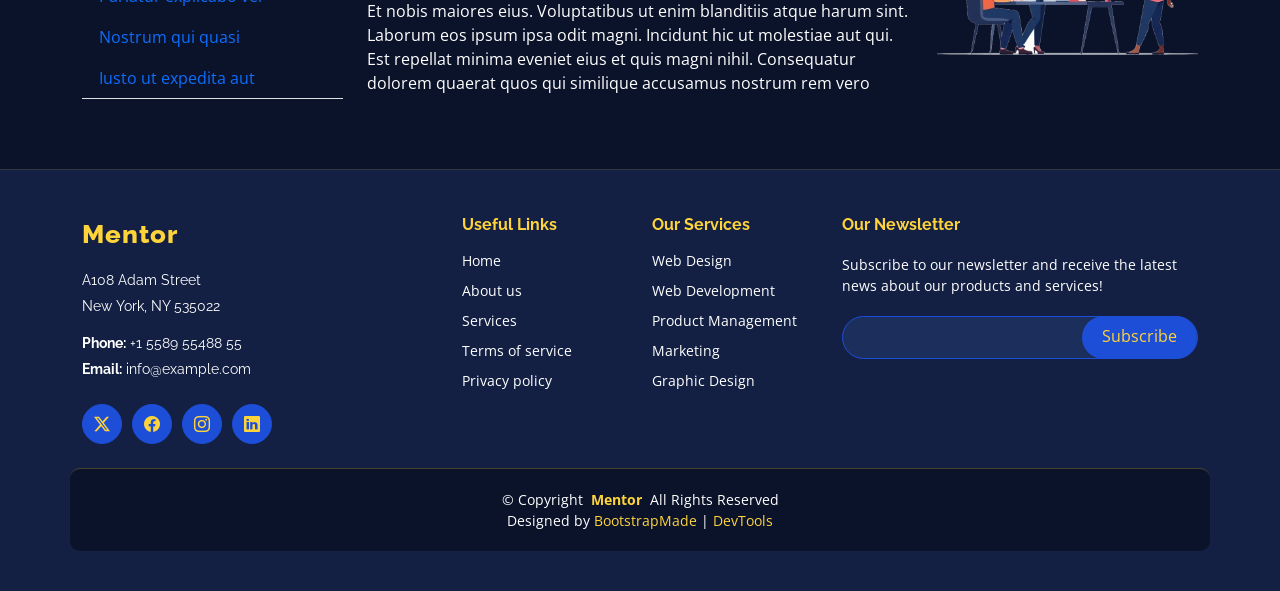
<file: course-details.html>
<!DOCTYPE html>
<html lang="en">

<head>
  <meta charset="utf-8">
  <meta content="width=device-width, initial-scale=1.0" name="viewport">
  <title>Course Details - Mentor Bootstrap Template</title>
  <meta name="description" content="">
  <meta name="keywords" content="">

  <!-- Favicons -->
  <link href="assets/img/favicon.png" rel="icon">
  <link href="assets/img/apple-touch-icon.png" rel="apple-touch-icon">

  <!-- Fonts -->
  <link href="https://fonts.googleapis.com" rel="preconnect">
  <link href="https://fonts.gstatic.com" rel="preconnect" crossorigin>
  <link href="https://fonts.googleapis.com/css2?family=Open+Sans:ital,wght@0,300;0,400;0,500;0,600;0,700;0,800;1,300;1,400;1,500;1,600;1,700;1,800&family=Poppins:ital,wght@0,100;0,200;0,300;0,400;0,500;0,600;0,700;0,800;0,900;1,100;1,200;1,300;1,400;1,500;1,600;1,700;1,800;1,900&family=Raleway:ital,wght@0,100;0,200;0,300;0,400;0,500;0,600;0,700;0,800;0,900;1,100;1,200;1,300;1,400;1,500;1,600;1,700;1,800;1,900&display=swap" rel="stylesheet">

  <!-- Vendor CSS Files -->
  <link href="assets/vendor/bootstrap/css/bootstrap.min.css" rel="stylesheet">
  <link href="assets/vendor/bootstrap-icons/bootstrap-icons.css" rel="stylesheet">
  <link href="assets/vendor/aos/aos.css" rel="stylesheet">
  <link href="assets/vendor/glightbox/css/glightbox.min.css" rel="stylesheet">
  <link href="assets/vendor/swiper/swiper-bundle.min.css" rel="stylesheet">

  <!-- Main CSS File -->
  <link href="assets/css/main.css" rel="stylesheet">

  <!-- =======================================================
  * Template Name: Mentor
  * Template URL: https://bootstrapmade.com/mentor-free-education-bootstrap-theme/
  * Updated: Jul 07 2025 with Bootstrap v5.3.7
  * Author: BootstrapMade.com
  * License: https://bootstrapmade.com/license/
  ======================================================== -->
</head>

<body class="course-details-page">

  <header id="header" class="header d-flex align-items-center sticky-top">
    <div class="container-fluid container-xl position-relative d-flex align-items-center">

      <a href="index.html" class="logo d-flex align-items-center me-auto">
        <!-- Uncomment the line below if you also wish to use an image logo -->
        <!-- <img src="assets/img/logo.webp" alt=""> -->
        <h1 class="sitename">Mentor</h1>
      </a>

      <nav id="navmenu" class="navmenu">
        <ul>
          <li><a href="index.html">Home<br></a></li>
          <li><a href="about.html">About</a></li>
          <li><a href="courses.html">Courses</a></li>
          <li><a href="trainers.html">Trainers</a></li>
          <li><a href="events.html">Events</a></li>
          <li><a href="pricing.html">Pricing</a></li>
          <li class="dropdown"><a href="#"><span>Dropdown</span> <i class="bi bi-chevron-down toggle-dropdown"></i></a>
            <ul>
              <li><a href="#">Dropdown 1</a></li>
              <li class="dropdown"><a href="#"><span>Deep Dropdown</span> <i class="bi bi-chevron-down toggle-dropdown"></i></a>
                <ul>
                  <li><a href="#">Deep Dropdown 1</a></li>
                  <li><a href="#">Deep Dropdown 2</a></li>
                  <li><a href="#">Deep Dropdown 3</a></li>
                  <li><a href="#">Deep Dropdown 4</a></li>
                  <li><a href="#">Deep Dropdown 5</a></li>
                </ul>
              </li>
              <li><a href="#">Dropdown 2</a></li>
              <li><a href="#">Dropdown 3</a></li>
              <li><a href="#">Dropdown 4</a></li>
            </ul>
          </li>
          <li><a href="contact.html">Contact</a></li>
        </ul>
        <i class="mobile-nav-toggle d-xl-none bi bi-list"></i>
      </nav>

      <a class="btn-getstarted" href="courses.html">Get Started</a>

    </div>
  </header>

  <main class="main">

    <!-- Page Title -->
    <div class="page-title" data-aos="fade">
      <div class="heading">
        <div class="container">
          <div class="row d-flex justify-content-center text-center">
            <div class="col-lg-8">
              <h1>Course Details</h1>
              <p class="mb-0">Odio et unde deleniti. Deserunt numquam exercitationem. Officiis quo odio sint voluptas consequatur ut a odio voluptatem. Sit dolorum debitis veritatis natus dolores. Quasi ratione sint. Sit quaerat ipsum dolorem.</p>
            </div>
          </div>
        </div>
      </div>
      <nav class="breadcrumbs">
        <div class="container">
          <ol>
            <li><a href="index.html">Home</a></li>
            <li class="current">Course Details</li>
          </ol>
        </div>
      </nav>
    </div><!-- End Page Title -->

    <!-- Course Details Section -->
    <section id="course-details" class="course-details section">

      <div class="container" data-aos="fade-up" data-aos-delay="100">

        <div class="row">
          <div class="col-lg-8">

            <!-- Course Header -->
            <div class="course-header" data-aos="fade-up" data-aos-delay="200">
              <div class="course-image">
                <img src="assets/img/course/course-details-1.webp" alt="Course Image" class="img-fluid">
              </div>
              <div class="course-meta">
                <div class="instructor">
                  <img src="assets/img/person/person-f-3.webp" alt="Instructor" class="instructor-avatar">
                  <div class="instructor-info">
                    <h6>Dr. Sarah Mitchell</h6>
                    <span>Computer Science Professor</span>
                  </div>
                </div>
                <div class="course-stats">
                  <div class="stat-item">
                    <i class="bi bi-people"></i>
                    <span>2,847 students</span>
                  </div>
                  <div class="stat-item">
                    <i class="bi bi-clock"></i>
                    <span>40 hours</span>
                  </div>
                  <div class="stat-item">
                    <i class="bi bi-calendar"></i>
                    <span>16 weeks</span>
                  </div>
                </div>
              </div>
            </div><!-- End Course Header -->

            <!-- Course Content -->
            <div class="course-content" data-aos="fade-up" data-aos-delay="300">
              <h2>Advanced Web Development Fundamentals</h2>

              <div class="course-description">
                <p>Lorem ipsum dolor sit amet, consectetur adipiscing elit. Sed do eiusmod tempor incididunt ut labore et dolore magna aliqua. Ut enim ad minim veniam, quis nostrud exercitation ullamco laboris nisi ut aliquip ex ea commodo consequat.</p>

                <p>Duis aute irure dolor in reprehenderit in voluptate velit esse cillum dolore eu fugiat nulla pariatur. Excepteur sint occaecat cupidatat non proident, sunt in culpa qui officia deserunt mollit anim id est laborum.</p>
              </div>

              <div class="what-you-learn">
                <h3>What You'll Learn</h3>
                <div class="row">
                  <div class="col-md-6">
                    <ul class="learn-list">
                      <li><i class="bi bi-check-circle"></i>Modern JavaScript fundamentals and ES6+ features</li>
                      <li><i class="bi bi-check-circle"></i>React.js component-based development</li>
                      <li><i class="bi bi-check-circle"></i>Node.js backend development essentials</li>
                      <li><i class="bi bi-check-circle"></i>Database design and MongoDB integration</li>
                    </ul>
                  </div>
                  <div class="col-md-6">
                    <ul class="learn-list">
                      <li><i class="bi bi-check-circle"></i>RESTful API development and testing</li>
                      <li><i class="bi bi-check-circle"></i>Authentication and security best practices</li>
                      <li><i class="bi bi-check-circle"></i>Deployment strategies and DevOps basics</li>
                      <li><i class="bi bi-check-circle"></i>Version control with Git and collaboration</li>
                    </ul>
                  </div>
                </div>
              </div>

            </div><!-- End Course Content -->

            <!-- Course Curriculum -->
            <div class="course-curriculum" data-aos="fade-up" data-aos-delay="400">
              <h3>Course Curriculum</h3>

              <div class="curriculum-section">
                <div class="section-header">
                  <h4>Module 1: Introduction to Modern Web Development</h4>
                  <span class="lessons-count">6 lessons • 3 hours</span>
                </div>
                <div class="lessons">
                  <div class="lesson-item">
                    <div class="lesson-info">
                      <i class="bi bi-play-circle"></i>
                      <span>Setting up the Development Environment</span>
                    </div>
                    <span class="lesson-duration">18 min</span>
                  </div>
                  <div class="lesson-item">
                    <div class="lesson-info">
                      <i class="bi bi-play-circle"></i>
                      <span>JavaScript Fundamentals Review</span>
                    </div>
                    <span class="lesson-duration">25 min</span>
                  </div>
                  <div class="lesson-item">
                    <div class="lesson-info">
                      <i class="bi bi-file-text"></i>
                      <span>Understanding Modern Development Tools</span>
                    </div>
                    <span class="lesson-duration">32 min</span>
                  </div>
                </div>
              </div>

              <div class="curriculum-section">
                <div class="section-header">
                  <h4>Module 2: React.js Fundamentals</h4>
                  <span class="lessons-count">8 lessons • 5 hours</span>
                </div>
                <div class="lessons">
                  <div class="lesson-item">
                    <div class="lesson-info">
                      <i class="bi bi-play-circle"></i>
                      <span>Component Architecture and JSX</span>
                    </div>
                    <span class="lesson-duration">28 min</span>
                  </div>
                  <div class="lesson-item">
                    <div class="lesson-info">
                      <i class="bi bi-play-circle"></i>
                      <span>State Management and Props</span>
                    </div>
                    <span class="lesson-duration">35 min</span>
                  </div>
                  <div class="lesson-item">
                    <div class="lesson-info">
                      <i class="bi bi-file-text"></i>
                      <span>Handling Events and Forms</span>
                    </div>
                    <span class="lesson-duration">42 min</span>
                  </div>
                </div>
              </div>

              <div class="curriculum-section">
                <div class="section-header">
                  <h4>Module 3: Backend Development with Node.js</h4>
                  <span class="lessons-count">10 lessons • 6 hours</span>
                </div>
                <div class="lessons">
                  <div class="lesson-item">
                    <div class="lesson-info">
                      <i class="bi bi-play-circle"></i>
                      <span>Setting up Express.js Server</span>
                    </div>
                    <span class="lesson-duration">22 min</span>
                  </div>
                  <div class="lesson-item">
                    <div class="lesson-info">
                      <i class="bi bi-play-circle"></i>
                      <span>Creating RESTful APIs</span>
                    </div>
                    <span class="lesson-duration">45 min</span>
                  </div>
                </div>
              </div>

            </div><!-- End Course Curriculum -->

          </div>

          <div class="col-lg-4">

            <!-- Course Sidebar -->
            <div class="course-sidebar" data-aos="fade-up" data-aos-delay="200">

              <!-- Pricing Card -->
              <div class="pricing-card">
                <div class="price">
                  <span class="currency">$</span>
                  <span class="amount">199</span>
                  <span class="period">/course</span>
                </div>
                <div class="original-price">$299</div>

                <div class="course-features">
                  <div class="feature">
                    <i class="bi bi-clock"></i>
                    <span>40 hours of content</span>
                  </div>
                  <div class="feature">
                    <i class="bi bi-trophy"></i>
                    <span>Certificate of completion</span>
                  </div>
                  <div class="feature">
                    <i class="bi bi-phone"></i>
                    <span>Mobile and desktop access</span>
                  </div>
                  <div class="feature">
                    <i class="bi bi-infinity"></i>
                    <span>Lifetime access</span>
                  </div>
                </div>

                <button class="btn-enroll">Enroll Now</button>
                <button class="btn-preview">Preview Course</button>
              </div><!-- End Pricing Card -->

              <!-- Course Info -->
              <div class="course-info-card">
                <h4>Course Information</h4>
                <div class="info-item">
                  <span class="label">Level:</span>
                  <span class="value">Intermediate</span>
                </div>
                <div class="info-item">
                  <span class="label">Students:</span>
                  <span class="value">2,847 enrolled</span>
                </div>
                <div class="info-item">
                  <span class="label">Language:</span>
                  <span class="value">English</span>
                </div>
                <div class="info-item">
                  <span class="label">Prerequisites:</span>
                  <span class="value">Basic HTML &amp; CSS</span>
                </div>
                <div class="info-item">
                  <span class="label">Last Updated:</span>
                  <span class="value">November 2024</span>
                </div>
              </div><!-- End Course Info -->

              <!-- Tags -->
              <div class="course-tags">
                <h4>Tags</h4>
                <div class="tags-list">
                  <span class="tag">Web Development</span>
                  <span class="tag">JavaScript</span>
                  <span class="tag">React</span>
                  <span class="tag">Node.js</span>
                  <span class="tag">Full Stack</span>
                  <span class="tag">Programming</span>
                </div>
              </div><!-- End Tags -->

            </div><!-- End Course Sidebar -->

          </div>

        </div>

      </div>

    </section><!-- /Course Details Section -->

    <!-- Tabs Section -->
    <section id="tabs" class="tabs section">

      <div class="container" data-aos="fade-up" data-aos-delay="100">

        <div class="row">
          <div class="col-lg-3">
            <ul class="nav nav-tabs flex-column">
              <li class="nav-item">
                <a class="nav-link active show" data-bs-toggle="tab" href="#tab-1">Modi sit est</a>
              </li>
              <li class="nav-item">
                <a class="nav-link" data-bs-toggle="tab" href="#tab-2">Unde praesentium sed</a>
              </li>
              <li class="nav-item">
                <a class="nav-link" data-bs-toggle="tab" href="#tab-3">Pariatur explicabo vel</a>
              </li>
              <li class="nav-item">
                <a class="nav-link" data-bs-toggle="tab" href="#tab-4">Nostrum qui quasi</a>
              </li>
              <li class="nav-item">
                <a class="nav-link" data-bs-toggle="tab" href="#tab-5">Iusto ut expedita aut</a>
              </li>
            </ul>
          </div>
          <div class="col-lg-9 mt-4 mt-lg-0">
            <div class="tab-content">
              <div class="tab-pane active show" id="tab-1">
                <div class="row">
                  <div class="col-lg-8 details order-2 order-lg-1">
                    <h3>Architecto ut aperiam autem id</h3>
                    <p class="fst-italic">Qui laudantium consequatur laborum sit qui ad sapiente dila parde sonata raqer a videna mareta paulona marka</p>
                    <p>Et nobis maiores eius. Voluptatibus ut enim blanditiis atque harum sint. Laborum eos ipsum ipsa odit magni. Incidunt hic ut molestiae aut qui. Est repellat minima eveniet eius et quis magni nihil. Consequatur dolorem quaerat quos qui similique accusamus nostrum rem vero</p>
                  </div>
                  <div class="col-lg-4 text-center order-1 order-lg-2">
                    <img src="assets/img/illustration/illustration-13.webp" alt="" class="img-fluid">
                  </div>
                </div>
              </div>
              <div class="tab-pane" id="tab-2">
                <div class="row">
                  <div class="col-lg-8 details order-2 order-lg-1">
                    <h3>Et blanditiis nemo veritatis excepturi</h3>
                    <p class="fst-italic">Qui laudantium consequatur laborum sit qui ad sapiente dila parde sonata raqer a videna mareta paulona marka</p>
                    <p>Ea ipsum voluptatem consequatur quis est. Illum error ullam omnis quia et reiciendis sunt sunt est. Non aliquid repellendus itaque accusamus eius et velit ipsa voluptates. Optio nesciunt eaque beatae accusamus lerode pakto madirna desera vafle de nideran pal</p>
                  </div>
                  <div class="col-lg-4 text-center order-1 order-lg-2">
                    <img src="assets/img/illustration/illustration-11.webp" alt="" class="img-fluid">
                  </div>
                </div>
              </div>
              <div class="tab-pane" id="tab-3">
                <div class="row">
                  <div class="col-lg-8 details order-2 order-lg-1">
                    <h3>Impedit facilis occaecati odio neque aperiam sit</h3>
                    <p class="fst-italic">Eos voluptatibus quo. Odio similique illum id quidem non enim fuga. Qui natus non sunt dicta dolor et. In asperiores velit quaerat perferendis aut</p>
                    <p>Iure officiis odit rerum. Harum sequi eum illum corrupti culpa veritatis quisquam. Neque necessitatibus illo rerum eum ut. Commodi ipsam minima molestiae sed laboriosam a iste odio. Earum odit nesciunt fugiat sit ullam. Soluta et harum voluptatem optio quae</p>
                  </div>
                  <div class="col-lg-4 text-center order-1 order-lg-2">
                    <img src="assets/img/illustration/illustration-14.webp" alt="" class="img-fluid">
                  </div>
                </div>
              </div>
              <div class="tab-pane" id="tab-4">
                <div class="row">
                  <div class="col-lg-8 details order-2 order-lg-1">
                    <h3>Fuga dolores inventore laboriosam ut est accusamus laboriosam dolore</h3>
                    <p class="fst-italic">Totam aperiam accusamus. Repellat consequuntur iure voluptas iure porro quis delectus</p>
                    <p>Eaque consequuntur consequuntur libero expedita in voluptas. Nostrum ipsam necessitatibus aliquam fugiat debitis quis velit. Eum ex maxime error in consequatur corporis atque. Eligendi asperiores sed qui veritatis aperiam quia a laborum inventore</p>
                  </div>
                  <div class="col-lg-4 text-center order-1 order-lg-2">
                    <img src="assets/img/illustration/illustration-12.webp" alt="" class="img-fluid">
                  </div>
                </div>
              </div>
              <div class="tab-pane" id="tab-5">
                <div class="row">
                  <div class="col-lg-8 details order-2 order-lg-1">
                    <h3>Est eveniet ipsam sindera pad rone matrelat sando reda</h3>
                    <p class="fst-italic">Omnis blanditiis saepe eos autem qui sunt debitis porro quia.</p>
                    <p>Exercitationem nostrum omnis. Ut reiciendis repudiandae minus. Omnis recusandae ut non quam ut quod eius qui. Ipsum quia odit vero atque qui quibusdam amet. Occaecati sed est sint aut vitae molestiae voluptate vel</p>
                  </div>
                  <div class="col-lg-4 text-center order-1 order-lg-2">
                    <img src="assets/img/illustration/illustration-10.webp" alt="" class="img-fluid">
                  </div>
                </div>
              </div>
            </div>
          </div>
        </div>

      </div>

    </section><!-- /Tabs Section -->

  </main>

  <footer id="footer" class="footer position-relative light-background">

    <div class="container footer-top">
      <div class="row gy-4">
        <div class="col-lg-4 col-md-6 footer-about">
          <a href="index.html" class="logo d-flex align-items-center">
            <span class="sitename">Mentor</span>
          </a>
          <div class="footer-contact pt-3">
            <p>A108 Adam Street</p>
            <p>New York, NY 535022</p>
            <p class="mt-3"><strong>Phone:</strong> <span>+1 5589 55488 55</span></p>
            <p><strong>Email:</strong> <span>info@example.com</span></p>
          </div>
          <div class="social-links d-flex mt-4">
            <a href=""><i class="bi bi-twitter-x"></i></a>
            <a href=""><i class="bi bi-facebook"></i></a>
            <a href=""><i class="bi bi-instagram"></i></a>
            <a href=""><i class="bi bi-linkedin"></i></a>
          </div>
        </div>

        <div class="col-lg-2 col-md-3 footer-links">
          <h4>Useful Links</h4>
          <ul>
            <li><a href="#">Home</a></li>
            <li><a href="#">About us</a></li>
            <li><a href="#">Services</a></li>
            <li><a href="#">Terms of service</a></li>
            <li><a href="#">Privacy policy</a></li>
          </ul>
        </div>

        <div class="col-lg-2 col-md-3 footer-links">
          <h4>Our Services</h4>
          <ul>
            <li><a href="#">Web Design</a></li>
            <li><a href="#">Web Development</a></li>
            <li><a href="#">Product Management</a></li>
            <li><a href="#">Marketing</a></li>
            <li><a href="#">Graphic Design</a></li>
          </ul>
        </div>

        <div class="col-lg-4 col-md-12 footer-newsletter">
          <h4>Our Newsletter</h4>
          <p>Subscribe to our newsletter and receive the latest news about our products and services!</p>
          <form action="#" method="post" class="email-form">
            <div class="newsletter-form"><input type="email" name="email"><input type="submit" value="Subscribe"></div>
            <div class="loading">Loading</div>
            <div class="error-message"></div>
            <div class="sent-message">Your subscription request has been sent. Thank you!</div>
          </form>
        </div>

      </div>
    </div>

    <div class="container copyright text-center mt-4">
      <p>© <span>Copyright</span> <strong class="px-1 sitename">Mentor</strong> <span>All Rights Reserved</span></p>
      <div class="credits">
        <!-- All the links in the footer should remain intact. -->
        <!-- You can delete the links only if you've purchased the pro version. -->
        <!-- Licensing information: https://bootstrapmade.com/license/ -->
        Designed by <a href="https://bootstrapmade.com/">BootstrapMade</a> | <a href="https://bootstrapmade.com/tools/">DevTools</a>
      </div>
    </div>

  </footer>

  <!-- Scroll Top -->
  <a href="#" id="scroll-top" class="scroll-top d-flex align-items-center justify-content-center"><i class="bi bi-arrow-up-short"></i></a>

  <!-- Preloader -->
  <div id="preloader"></div>

  <!-- Vendor JS Files -->
  <script src="assets/vendor/bootstrap/js/bootstrap.bundle.min.js"></script>
  <script src="assets/vendor/aos/aos.js"></script>
  <script src="assets/vendor/glightbox/js/glightbox.min.js"></script>
  <script src="assets/vendor/purecounter/purecounter_vanilla.js"></script>
  <script src="assets/vendor/swiper/swiper-bundle.min.js"></script>

  <!-- Main JS File -->
  <script src="assets/js/main.js"></script>

</body>

</html>
</file>
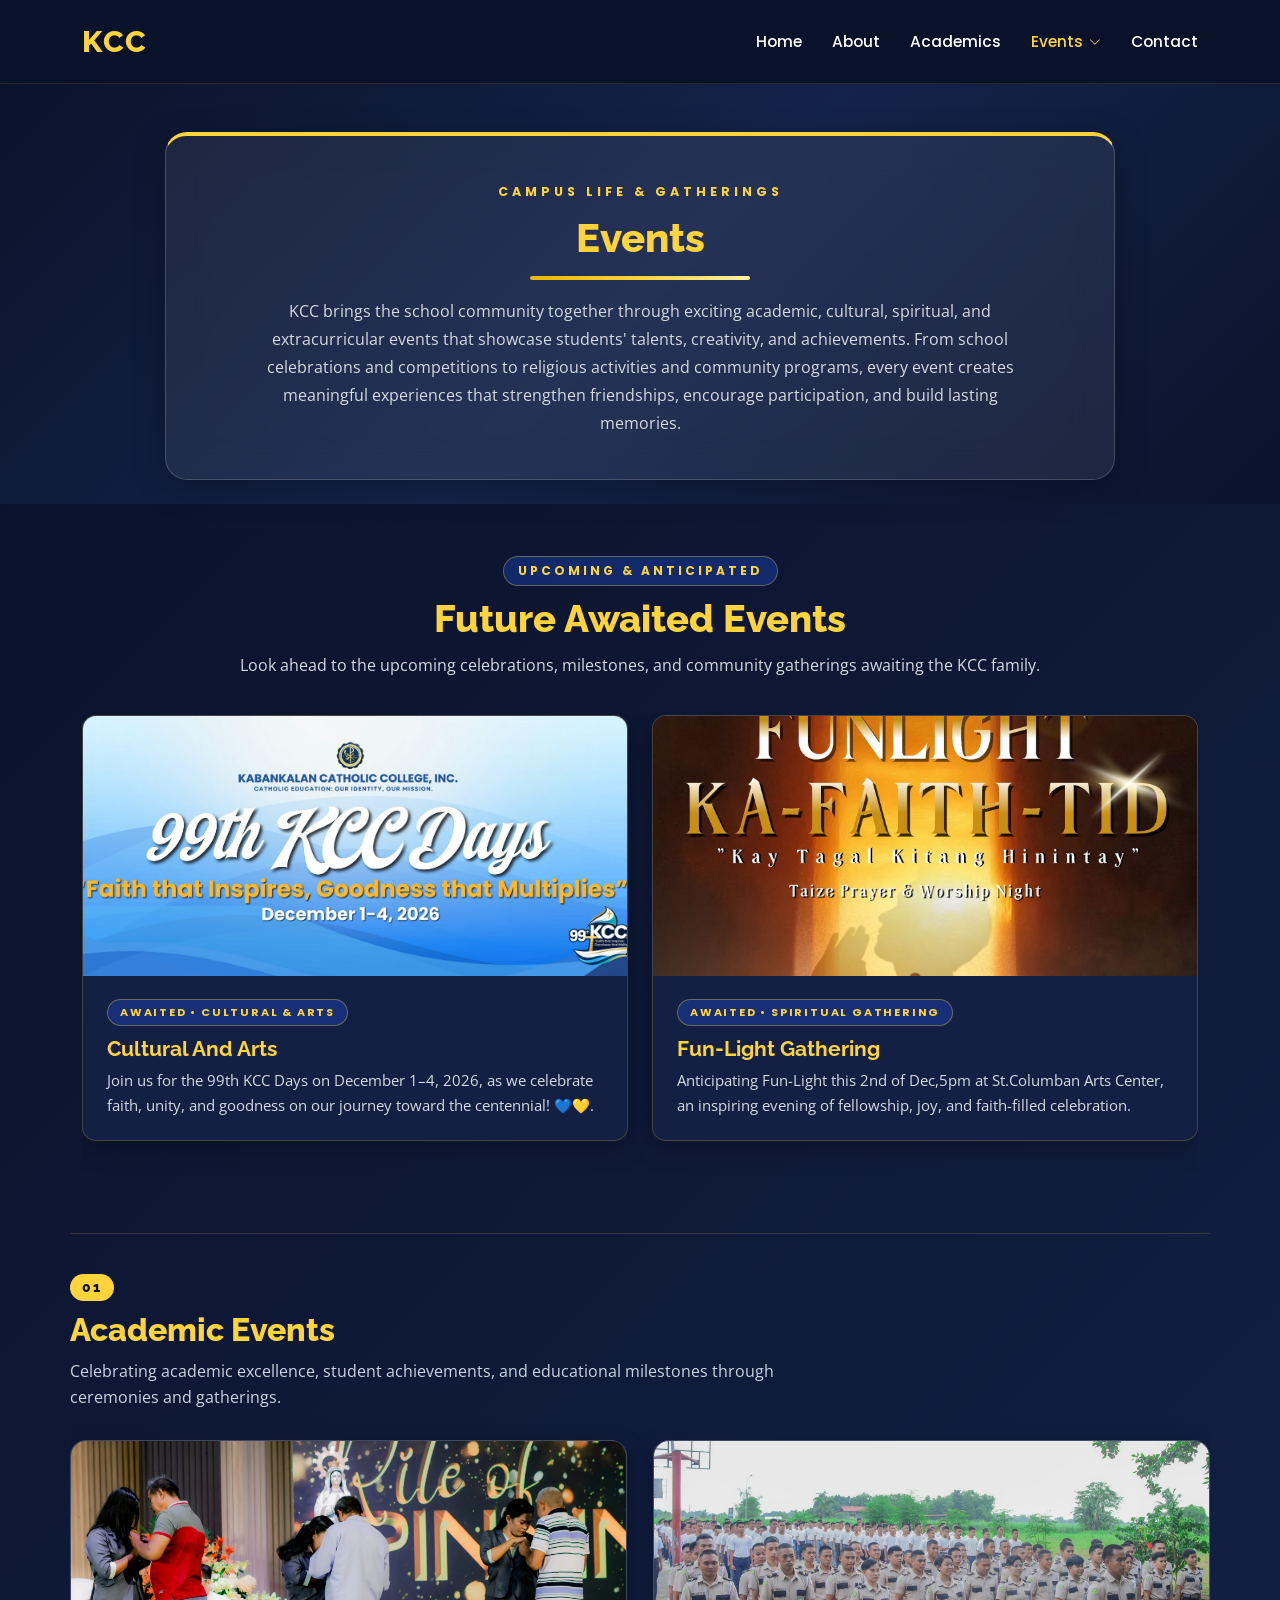
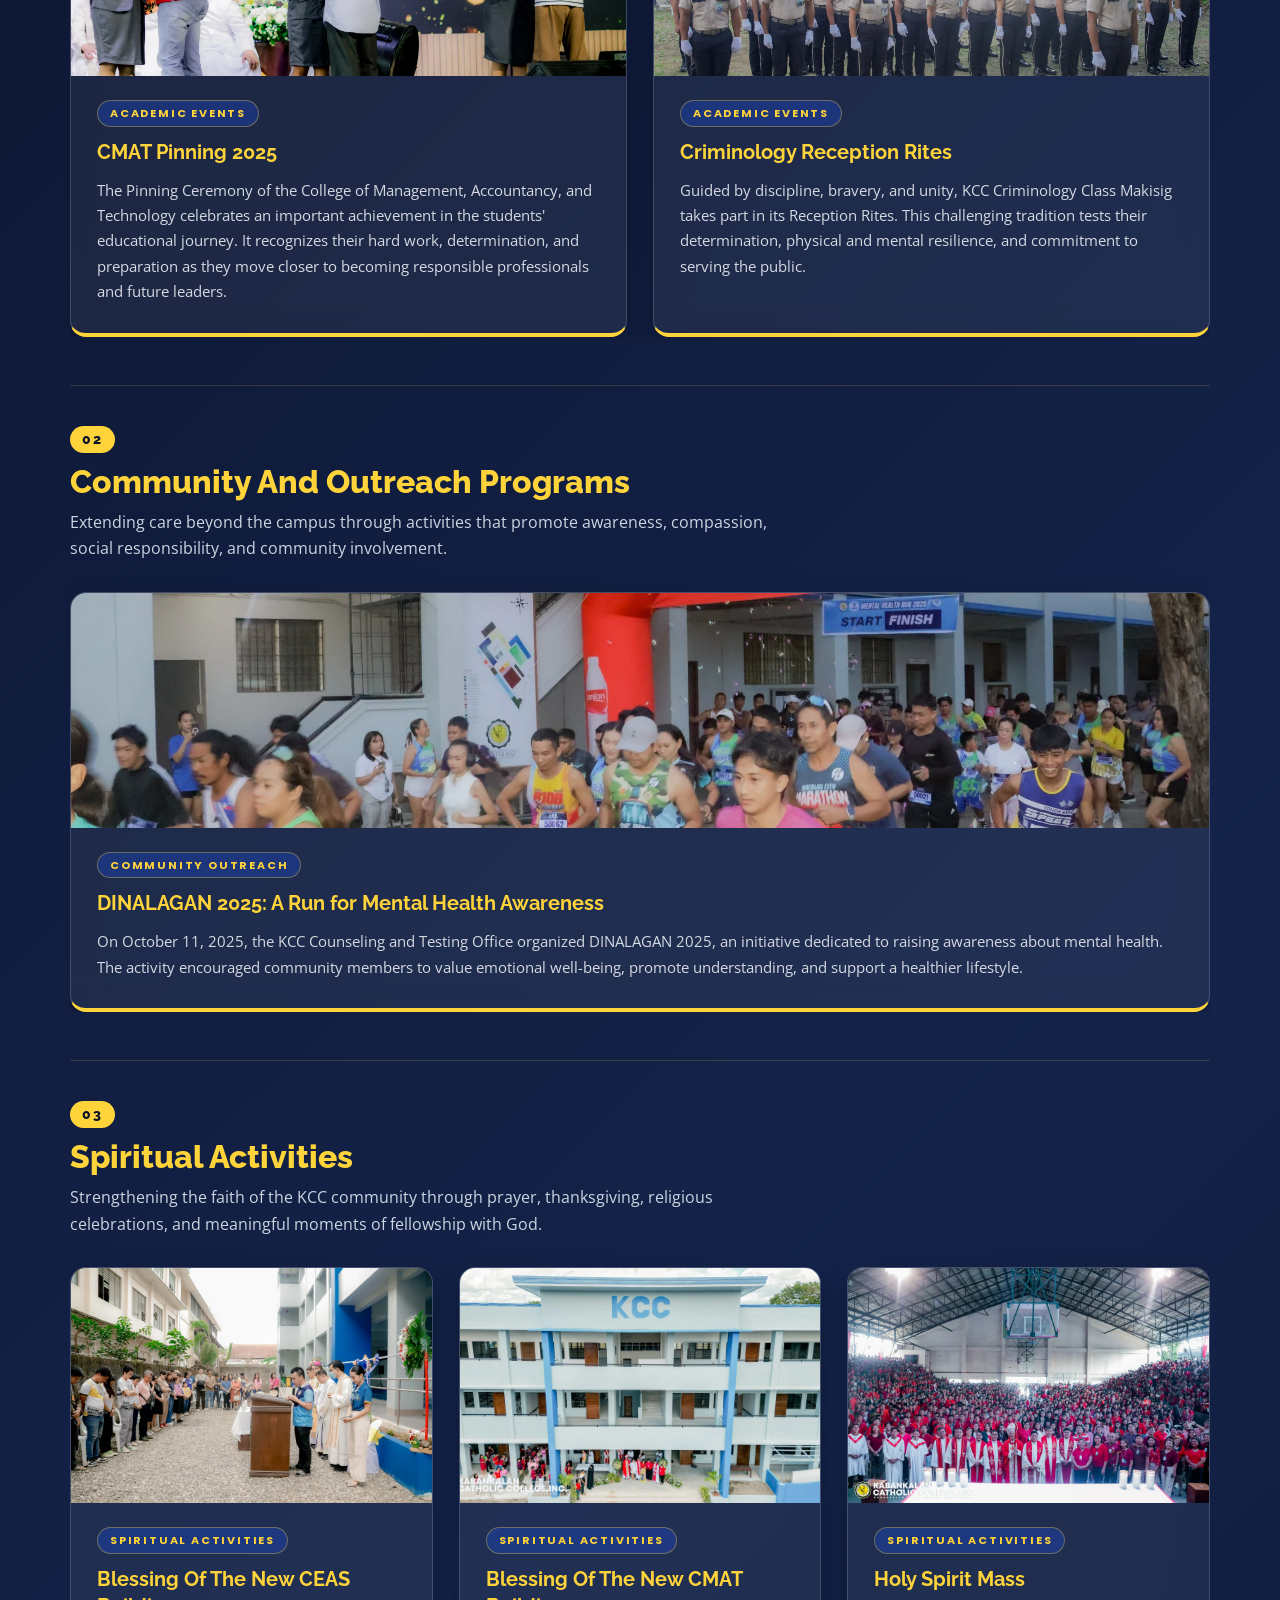
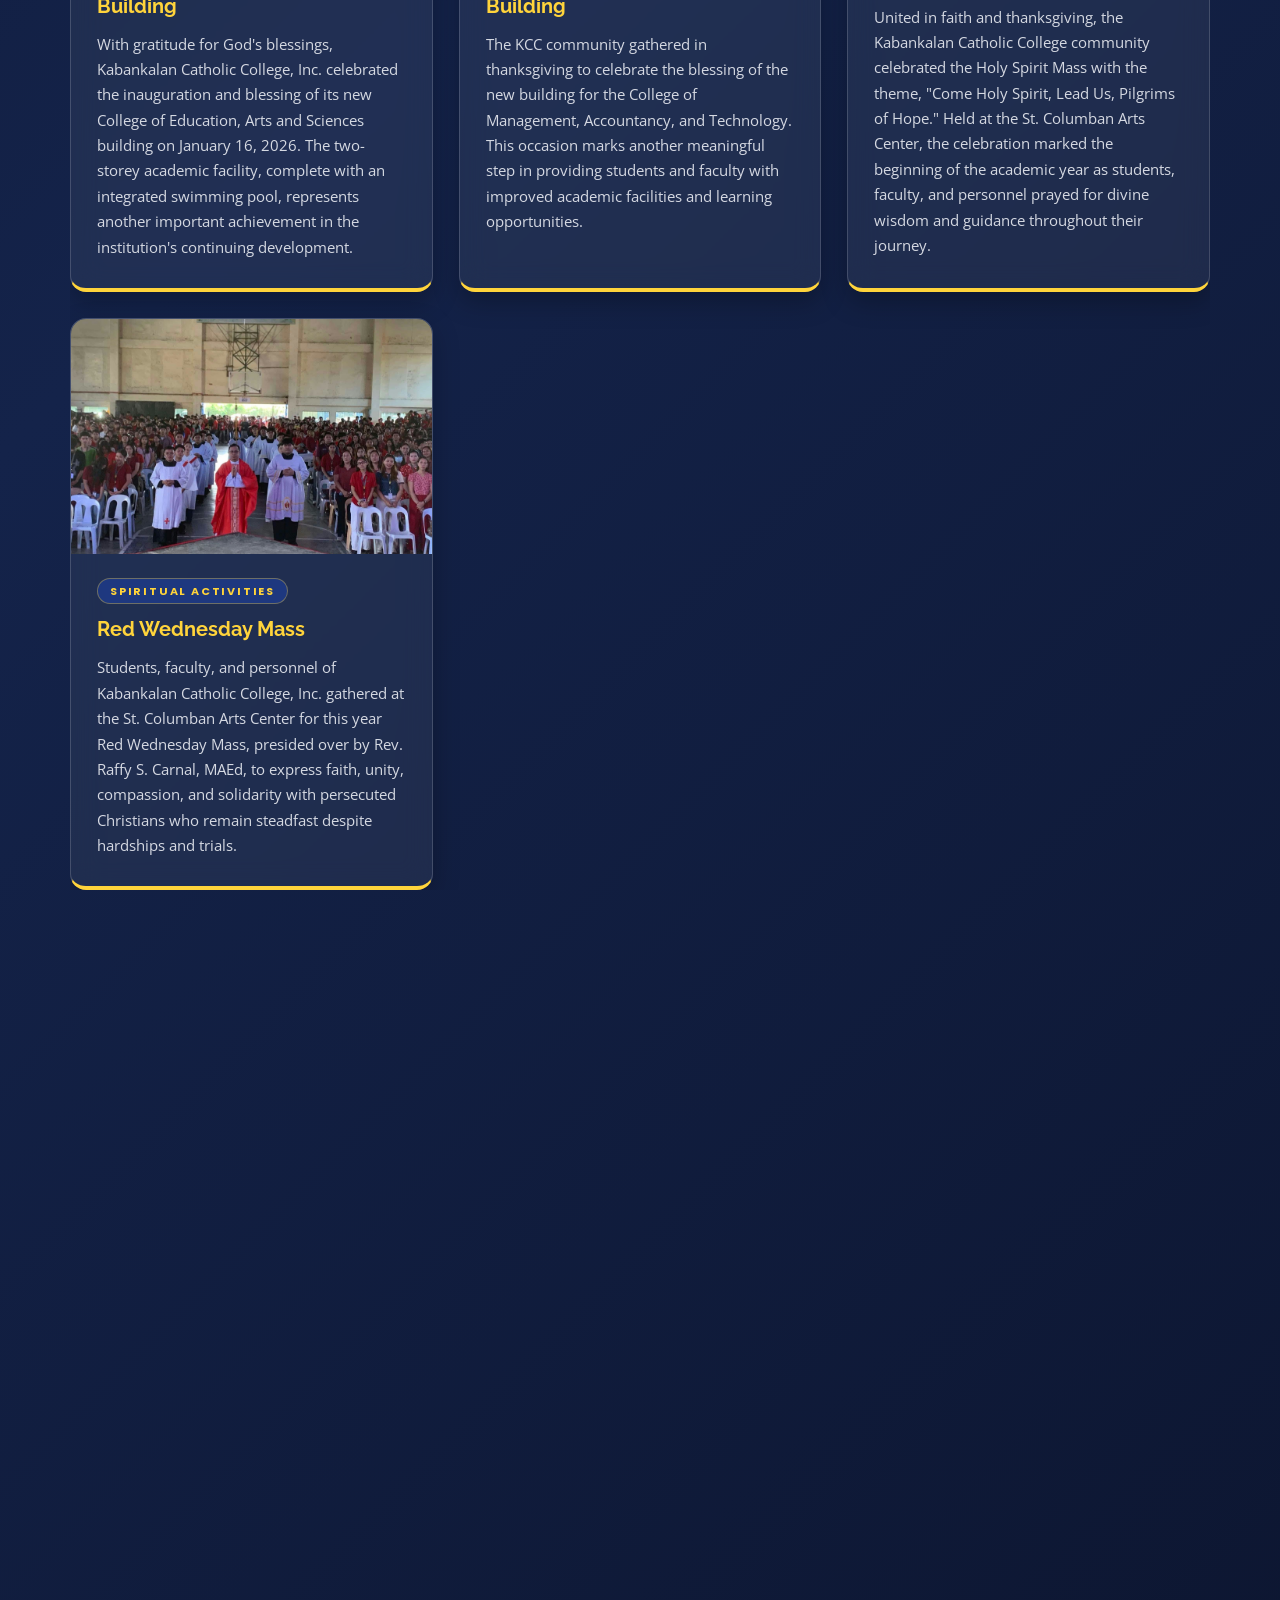
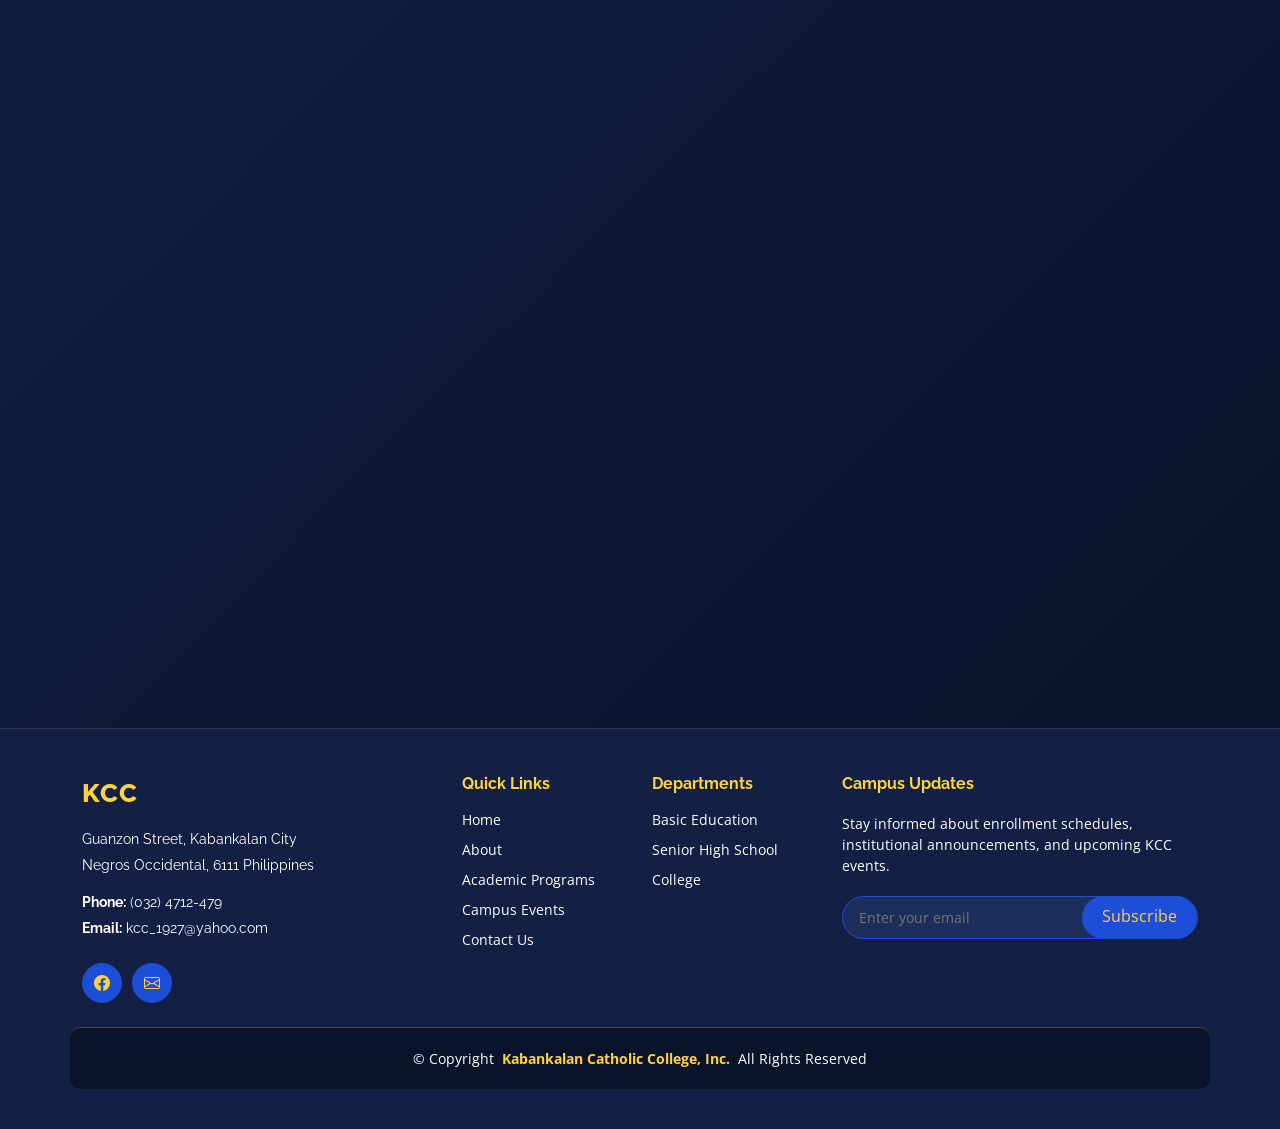
<file: events.html>
<!DOCTYPE html>
<html lang="en">

<head>
  <meta charset="utf-8">
  <meta content="width=device-width, initial-scale=1.0" name="viewport">
  <title>Events - Kabankalan Catholic College, Inc.</title>
  <meta name="description" content="Official website of Kabankalan Catholic College, Inc. - Catholic Education: Our Identity, Our Mission.">
  <meta name="keywords" content="Kabankalan Catholic College, KCC, INC., Catholic Education, Kabankalan City">

  <!-- Favicons -->
  <link href="assets/img/seal.png" rel="icon">
  <link href="assets/img/seal.png" rel="apple-touch-icon">

  <!-- Fonts -->
  <link href="https://fonts.googleapis.com" rel="preconnect">
  <link href="https://fonts.gstatic.com" rel="preconnect" crossorigin>
  <link href="https://fonts.googleapis.com/css2?family=Open+Sans:ital,wght@0,300;0,400;0,500;0,600;0,700;0,800;1,300;1,400;1,500;1,600;1,700;1,800&family=Poppins:ital,wght@0,100;0,200;0,300;0,400;0,500;0,600;0,700;0,800;0,900;1,100;1,200;1,300;1,400;1,500;1,600;1,700;1,800;1,900&family=Raleway:ital,wght@0,100;0,200;0,300;0,400;0,500;0,600;0,700;0,800;0,900;1,100;1,200;1,300;1,400;1,500;1,600;1,700;1,800;1,900&display=swap" rel="stylesheet">

  <!-- Vendor CSS Files -->
  <link href="assets/vendor/bootstrap/css/bootstrap.min.css" rel="stylesheet">
  <link href="assets/vendor/bootstrap-icons/bootstrap-icons.css" rel="stylesheet">
  <link href="assets/vendor/aos/aos.css" rel="stylesheet">
  <link href="assets/vendor/glightbox/css/glightbox.min.css" rel="stylesheet">
  <link href="assets/vendor/swiper/swiper-bundle.min.css" rel="stylesheet">

  <!-- Main CSS File -->
  <link href="assets/css/main.css" rel="stylesheet">
</head>

<body class="events-page">

  <header id="header" class="header d-flex align-items-center sticky-top">
    <div class="container-fluid container-xl position-relative d-flex align-items-center">

      <a href="index.html" class="logo d-flex align-items-center me-auto">
        <h1 class="sitename">KCC</h1>
      </a>

      <nav id="navmenu" class="navmenu">
        <ul>
          <li><a href="index.html">Home</a></li>
          <li><a href="about.html">About</a></li>
          <li><a href="academics.html">Academics</a></li>
          <li class="dropdown"><a href="events.html" class="active"><span>Events</span> <i class="bi bi-chevron-down toggle-dropdown"></i></a>
            <ul>
              <li><a href="events.html#featured-events">Future Awaited Events</a></li>
              <li><a href="events.html#academic-events">Academic Events</a></li>
              <li><a href="events.html#community-outreach">Community &amp; Outreach</a></li>
              <li><a href="events.html#spiritual-activities">Spiritual Activities</a></li>
              <li><a href="events.html#sports-athletics">Sports &amp; Athletics</a></li>
              <li><a href="events.html#cultural-arts">Cultural &amp; Arts</a></li>
            </ul>
          </li>
          <li><a href="contact.html">Contact</a></li>
        </ul>
        <i class="mobile-nav-toggle d-xl-none bi bi-list"></i>
      </nav>

    </div>
  </header>

  <main class="main">

    <!-- Page Title -->
    <div class="page-title" data-aos="fade">
      <div class="heading">
        <div class="container">
          <div class="page-title-card">
            <span class="page-title-kicker">CAMPUS LIFE &amp; GATHERINGS</span>
            <h1>Events</h1>
            <div class="page-title-divider"></div>
            <p class="mb-0">KCC brings the school community together through exciting academic, cultural, spiritual, and extracurricular events that showcase students' talents, creativity, and achievements. From school celebrations and competitions to religious activities and community programs, every event creates meaningful experiences that strengthen friendships, encourage participation, and build lasting memories.</p>
          </div>
        </div>
      </div>
    </div><!-- End Page Title -->

    <!-- =================================
         FUTURE AWAITED EVENTS & CATEGORIES
    ================================= -->
    <section id="events" class="events-section">

      <div class="events-heading" data-aos="fade-up">
        <span class="events-kicker">UPCOMING &amp; ANTICIPATED</span>
        <h2>Future Awaited Events</h2>
        <p>
          Look ahead to the upcoming celebrations, milestones, and community gatherings awaiting the KCC family.
        </p>
      </div>

      <!-- =================================
           FUTURE AWAITED EVENTS SWIPER CAROUSEL
           (Matches About page Swiper carousel)
      ================================= -->
      <section id="featured-events" class="featured-events" aria-label="Future Awaited Events" data-aos="fade-up" data-aos-delay="100">
        <div class="container">

          <div class="swiper init-swiper">
            <script type="application/json" class="swiper-config">
              {
                "loop": true,
                "speed": 600,
                "autoplay": {
                  "delay": 5000
                },
                "slidesPerView": "auto",
                "pagination": {
                  "el": ".swiper-pagination",
                  "type": "bullets",
                  "clickable": true
                },
                "breakpoints": {
                  "320": {
                    "slidesPerView": 1,
                    "spaceBetween": 24
                  },
                  "1200": {
                    "slidesPerView": 2,
                    "spaceBetween": 24
                  }
                }
              }
            </script>

            <div class="swiper-wrapper">

              <div class="swiper-slide">
                <div class="place-card">
                  <img src="assets/img/event/kccdays.png" class="place-img" alt="Kcc days celebration">
                  <div class="place-body">
                    <span class="event-label">Awaited &bull; Cultural & Arts</span>
                    <h3>Cultural And Arts</h3>
                    <p>Join us for the 99th KCC Days on December 1–4, 2026, as we celebrate faith, unity, and goodness on our journey toward the centennial! 💙💛.</p>
                  </div>
                </div>
              </div>

              <div class="swiper-slide">
                <div class="place-card">
                  <img src="assets/img/event/funlight.png" class="place-img" alt="Fun-Light Gathering">
                  <div class="place-body">
                    <span class="event-label">Awaited &bull; Spiritual Gathering</span>
                    <h3>Fun-Light Gathering</h3>
                    <p>Anticipating Fun-Light this 2nd of Dec,5pm at St.Columban Arts Center, an inspiring evening of fellowship, joy, and faith-filled celebration.</p>
                  </div>
                </div>
              </div>

            </div>
            <div class="swiper-pagination"></div>
          </div>

        </div>
      </section>

      <!-- =================================
           01. ACADEMIC EVENTS
      ================================= -->
      <section id="academic-events" class="event-category" data-aos="fade-up">

        <div class="category-heading">
          <span>01</span>
          <h2>Academic Events</h2>
          <p>Celebrating academic excellence, student achievements, and educational milestones through ceremonies and gatherings.</p>
        </div>

        <div class="event-grid">

          <!-- CMAT PINNING -->
          <article id="cmat-pinning" class="event-card">
            <div class="event-image">
              <img src="assets/img/event/pinning.png" alt="Students during CMAT Pinning 2025" loading="lazy">
            </div>
            <div class="event-content">
              <span class="event-label">Academic Events</span>
              <h3>CMAT Pinning 2025</h3>
              <p>
                The Pinning Ceremony of the College of Management,
                Accountancy, and Technology celebrates an important
                achievement in the students' educational journey.
                It recognizes their hard work, determination, and
                preparation as they move closer to becoming
                responsible professionals and future leaders.
              </p>
            </div>
          </article>

          <!-- CRIMINOLOGY RECEPTION RITES -->
          <article id="criminology-reception" class="event-card">
            <div class="event-image">
              <img src="assets/img/event/crim.png" alt="Criminology Reception Rites" loading="lazy">
            </div>
            <div class="event-content">
              <span class="event-label">Academic Events</span>
              <h3>Criminology Reception Rites</h3>
              <p>
                Guided by discipline, bravery, and unity,
                KCC Criminology Class Makisig takes part in
                its Reception Rites. This challenging tradition
                tests their determination, physical and mental
                resilience, and commitment to serving the public.
              </p>
            </div>
          </article>

        </div>
      </section>

      <!-- =================================
           02. COMMUNITY AND OUTREACH PROGRAMS
      ================================= -->
      <section id="community-outreach" class="event-category" data-aos="fade-up">

        <div class="category-heading">
          <span>02</span>
          <h2>Community And Outreach Programs</h2>
          <p>
            Extending care beyond the campus through activities
            that promote awareness, compassion, social responsibility,
            and community involvement.
          </p>
        </div>

        <div class="event-grid">

          <!-- DINALAGAN -->
          <article id="dinalagan" class="event-card">
            <div class="event-image">
              <img src="assets/img/event/dalagan.png" alt="DINALAGAN 2025 A Run for Mental Health Awareness" loading="lazy">
            </div>
            <div class="event-content">
              <span class="event-label">Community Outreach</span>
              <h3>DINALAGAN 2025: A Run for Mental Health Awareness</h3>
              <p>
                On October 11, 2025, the KCC Counseling and Testing
                Office organized DINALAGAN 2025, an initiative
                dedicated to raising awareness about mental health.
                The activity encouraged community members to value
                emotional well-being, promote understanding, and
                support a healthier lifestyle.
              </p>
            </div>
          </article>

        </div>
      </section>

      <!-- =================================
           03. SPIRITUAL ACTIVITIES
      ================================= -->
      <section id="spiritual-activities" class="event-category" data-aos="fade-up">

        <div class="category-heading">
          <span>03</span>
          <h2>Spiritual Activities</h2>
          <p>
            Strengthening the faith of the KCC community through
            prayer, thanksgiving, religious celebrations, and
            meaningful moments of fellowship with God.
          </p>
        </div>

        <div class="event-grid">

          <!-- BLESSING OF NEW CEAS BUILDING -->
          <article id="ceas-building-blessing" class="event-card">
            <div class="event-image">
              <img src="assets/img/event/ceas.png" alt="Blessing of the New CEAS Building" loading="lazy">
            </div>
            <div class="event-content">
              <span class="event-label">Spiritual Activities</span>
              <h3>Blessing Of The New CEAS Building</h3>
              <p>
                With gratitude for God's blessings, Kabankalan
                Catholic College, Inc. celebrated the inauguration
                and blessing of its new College of Education,
                Arts and Sciences building on January 16, 2026.
                The two-storey academic facility, complete with
                an integrated swimming pool, represents another
                important achievement in the institution's
                continuing development.
              </p>
            </div>
          </article>

          <!-- BLESSING OF NEW CMAT BUILDING -->
          <article id="cmat-building-blessing" class="event-card">
            <div class="event-image">
              <img src="assets/img/event/cmat.png" alt="Blessing of the New CMAT Building" loading="lazy">
            </div>
            <div class="event-content">
              <span class="event-label">Spiritual Activities</span>
              <h3>Blessing Of The New CMAT Building</h3>
              <p>
                The KCC community gathered in thanksgiving
                to celebrate the blessing of the new building
                for the College of Management, Accountancy,
                and Technology. This occasion marks another
                meaningful step in providing students and
                faculty with improved academic facilities
                and learning opportunities.
              </p>
            </div>
          </article>

          <!-- HOLY SPIRIT MASS -->
          <article id="holy-spirit-mass" class="event-card">
            <div class="event-image">
              <img src="assets/img/event/holyspirit.png" alt="KCC Holy Spirit Mass" loading="lazy">
            </div>
            <div class="event-content">
              <span class="event-label">Spiritual Activities</span>
              <h3>Holy Spirit Mass</h3>
              <p>
                United in faith and thanksgiving, the Kabankalan
                Catholic College community celebrated the Holy
                Spirit Mass with the theme, "Come Holy Spirit,
                Lead Us, Pilgrims of Hope." Held at the St. Columban
                Arts Center, the celebration marked the beginning
                of the academic year as students, faculty, and
                personnel prayed for divine wisdom and guidance
                throughout their journey.
              </p>
            </div>
          </article>

            <!-- RED WEDNESDAY MASS -->
          <article id="red-wednesday-mass" class="event-card">
            <div class="event-image">
              <img src="assets/img/event/redwedmass.png" alt="KCC Red Wednesday Mass" loading="lazy">
            </div>
            <div class="event-content">
              <span class="event-label">Spiritual Activities</span>
              <h3>Red Wednesday Mass</h3>
              <p>
                Students, faculty, and personnel of Kabankalan Catholic College, Inc. gathered at the St. Columban Arts Center for this year Red Wednesday Mass, presided over by Rev. Raffy S. Carnal, MAEd, to express faith, unity, compassion, and solidarity with persecuted Christians who remain steadfast despite hardships and trials.
              </p>
            </div>
          </article>

        </div>
      </section>

      <!-- =================================
           04. SPORTS AND ATHLETICS
      ================================= -->
      <section id="sports-athletics" class="event-category" data-aos="fade-up">

        <div class="category-heading">
          <span>04</span>
          <h2>Sports And Athletics</h2>
          <p>
            Celebrating physical excellence, teamwork, discipline,
            and sportsmanship through athletic competitions and
            student participation.
          </p>
        </div>

        <div class="event-grid">

          <!-- DISTRICT SPORTS MEET -->
          <article id="district-sports-meet" class="event-card">
            <div class="event-image">
              <img src="assets/img/event/district.png" alt="Opening Program of District Sports Meet 2025" loading="lazy">
            </div>
            <div class="event-content">
              <span class="event-label">Sports And Athletics</span>
              <h3>District Sports Meet 2025</h3>
              <p>
                Relive the exciting moments from the opening
                ceremony of the District Sports Meet 2025,
                hosted at the St. Columban Arts Center of
                Kabankalan Catholic College, Inc. The event
                brought together student-athletes in a
                celebration of talent, teamwork, determination,
                and friendly competition.
              </p>
            </div>
          </article>

        </div>
      </section>

      <!-- =================================
           05.Cultural And Arts
      ================================= -->
      <section id="cultural-arts" class="event-category" data-aos="fade-up">

        <div class="category-heading">
          <span>05</span>
          <h2>Cultural And Arts</h2>
          <p>
            Showcasing creativity, expression, and appreciation for
            diverse cultural traditions and artistic endeavors.
          </p>
        </div>

        <div class="event-grid">

          <!-- Elementary United Nations Day -->
          <article id="elementary-united-nations-day" class="event-card">
            <div class="event-image">
              <img src="assets/img/event/Elem.png" alt="Elementary United Nations Day" loading="lazy">
            </div>
            <div class="event-content">
              <span class="event-label">Cultural And Arts</span>
              <h3>Elementary United Nations Day</h3>
              <p>
                Our young KCCians proudly celebrated global diversity by showcasing different cultures from around the world during KCC’s United Nations Day!
              </p>
            </div>
          </article>

        </div>
      </section>

    </section>

  </main>


  <footer id="footer" class="footer position-relative light-background">

    <div class="container footer-top">
      <div class="row gy-4">
        <div class="col-lg-4 col-md-6 footer-about">
          <a href="index.html" class="logo d-flex align-items-center">
            <span class="sitename">KCC</span>
          </a>
          <div class="footer-contact pt-3">
            <p>Guanzon Street, Kabankalan City</p>
            <p>Negros Occidental, 6111 Philippines</p>
            <p class="mt-3"><strong>Phone:</strong> <span>(032) 4712-479</span></p>
            <p><strong>Email:</strong> <span>kcc_1927@yahoo.com</span></p>
          </div>
          <div class="social-links d-flex mt-4">
            <a href="#"><i class="bi bi-facebook"></i></a>
            <a href="#"><i class="bi bi-envelope"></i></a>
          </div>
        </div>

        <div class="col-lg-2 col-md-3 footer-links">
          <h4>Quick Links</h4>
          <ul>
            <li><a href="index.html">Home</a></li>
            <li><a href="about.html">About</a></li>
            <li><a href="academics.html">Academic Programs</a></li>
            <li><a href="events.html">Campus Events</a></li>
            <li><a href="contact.html">Contact Us</a></li>
          </ul>
        </div>

        <div class="col-lg-2 col-md-3 footer-links">
          <h4>Departments</h4>
          <ul>
            <li><a href="academics.html#basic-education">Basic Education</a></li>
            <li><a href="academics.html#senior-high-school">Senior High School</a></li>
            <li><a href="academics.html#college-programs">College</a></li>
          </ul>
        </div>

        <div class="col-lg-4 col-md-12 footer-newsletter">
          <h4>Campus Updates</h4>
          <p>Stay informed about enrollment schedules, institutional announcements, and upcoming KCC events.</p>
          <form action="#" method="post" class="email-form">
            <div class="newsletter-form"><input type="email" name="email" placeholder="Enter your email"><input type="submit" value="Subscribe"></div>
            <div class="loading">Loading</div>
            <div class="error-message"></div>
            <div class="sent-message">Your subscription request has been sent. Thank you!</div>
          </form>
        </div>

      </div>
    </div>

    <div class="container copyright text-center mt-4">
      <p>© <span>Copyright</span> <strong class="px-1 sitename">Kabankalan Catholic College, Inc.</strong> <span>All Rights Reserved</span></p>
    </div>

  </footer>

  <!-- Scroll Top -->
  <a href="#" id="scroll-top" class="scroll-top d-flex align-items-center justify-content-center"><i class="bi bi-arrow-up-short"></i></a>

  <!-- Preloader -->
  <div id="preloader"></div>

  <!-- Vendor JS Files -->
  <script src="assets/vendor/bootstrap/js/bootstrap.bundle.min.js"></script>
  <script src="assets/vendor/aos/aos.js"></script>
  <script src="assets/vendor/glightbox/js/glightbox.min.js"></script>
  <script src="assets/vendor/purecounter/purecounter_vanilla.js"></script>
  <script src="assets/vendor/swiper/swiper-bundle.min.js"></script>

  <!-- Main JS File -->
  <script src="assets/js/main.js"></script>

</body>

</html>
</file>
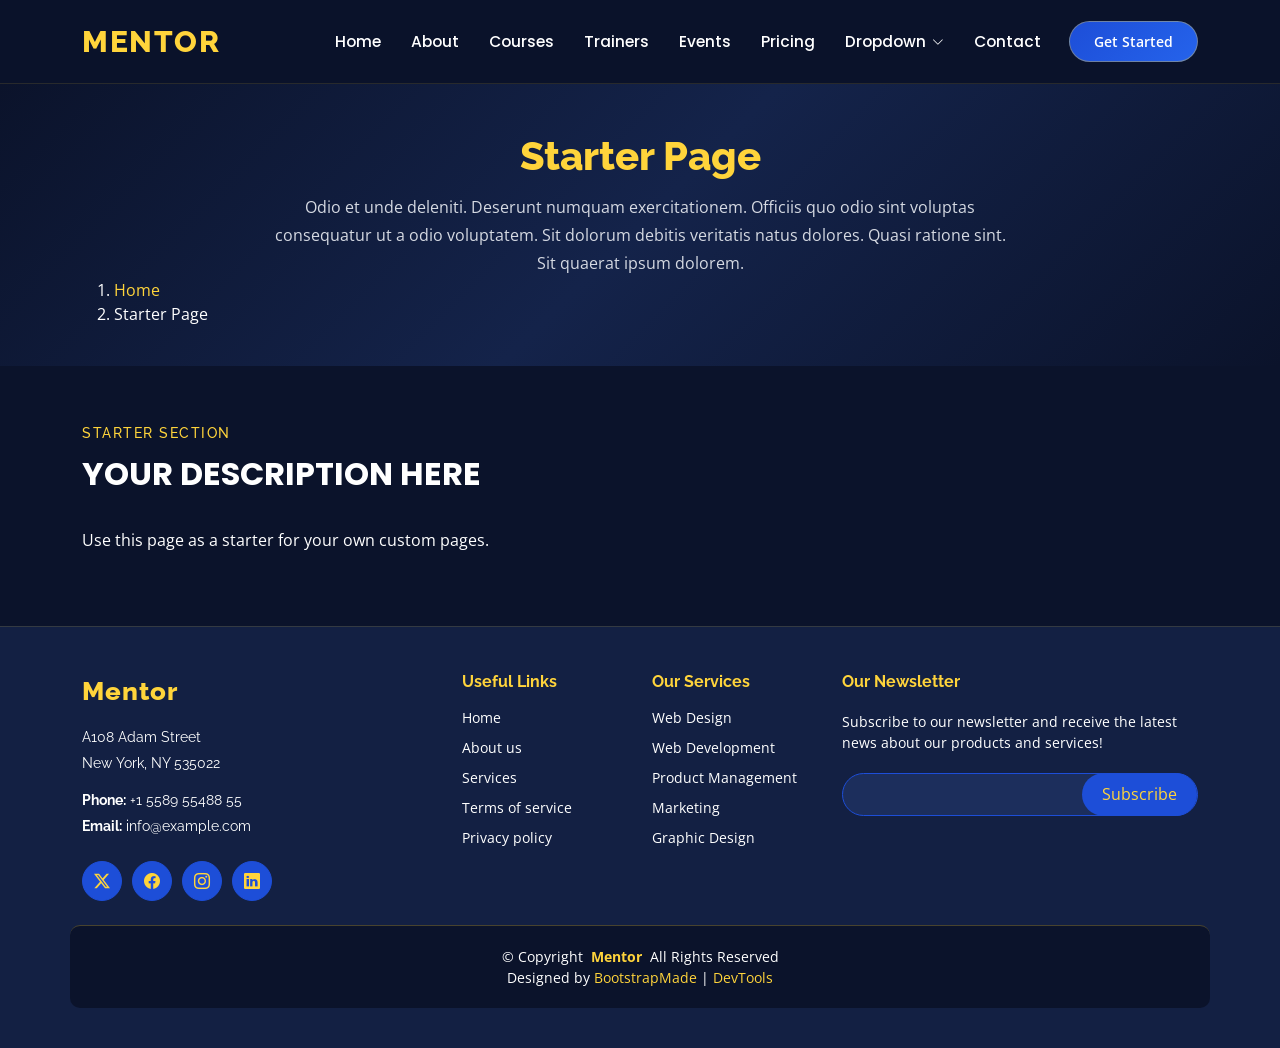
<file: starter-page.html>
<!DOCTYPE html>
<html lang="en">

<head>
  <meta charset="utf-8">
  <meta content="width=device-width, initial-scale=1.0" name="viewport">
  <title>Starter Page - Mentor Bootstrap Template</title>
  <meta name="description" content="">
  <meta name="keywords" content="">

  <!-- Favicons -->
  <link href="assets/img/favicon.png" rel="icon">
  <link href="assets/img/apple-touch-icon.png" rel="apple-touch-icon">

  <!-- Fonts -->
  <link href="https://fonts.googleapis.com" rel="preconnect">
  <link href="https://fonts.gstatic.com" rel="preconnect" crossorigin>
  <link href="https://fonts.googleapis.com/css2?family=Open+Sans:ital,wght@0,300;0,400;0,500;0,600;0,700;0,800;1,300;1,400;1,500;1,600;1,700;1,800&family=Poppins:ital,wght@0,100;0,200;0,300;0,400;0,500;0,600;0,700;0,800;0,900;1,100;1,200;1,300;1,400;1,500;1,600;1,700;1,800;1,900&family=Raleway:ital,wght@0,100;0,200;0,300;0,400;0,500;0,600;0,700;0,800;0,900;1,100;1,200;1,300;1,400;1,500;1,600;1,700;1,800;1,900&display=swap" rel="stylesheet">

  <!-- Vendor CSS Files -->
  <link href="assets/vendor/bootstrap/css/bootstrap.min.css" rel="stylesheet">
  <link href="assets/vendor/bootstrap-icons/bootstrap-icons.css" rel="stylesheet">
  <link href="assets/vendor/aos/aos.css" rel="stylesheet">
  <link href="assets/vendor/glightbox/css/glightbox.min.css" rel="stylesheet">
  <link href="assets/vendor/swiper/swiper-bundle.min.css" rel="stylesheet">

  <!-- Main CSS File -->
  <link href="assets/css/main.css" rel="stylesheet">

  <!-- =======================================================
  * Template Name: Mentor
  * Template URL: https://bootstrapmade.com/mentor-free-education-bootstrap-theme/
  * Updated: Jul 07 2025 with Bootstrap v5.3.7
  * Author: BootstrapMade.com
  * License: https://bootstrapmade.com/license/
  ======================================================== -->
</head>

<body class="starter-page-page">

  <header id="header" class="header d-flex align-items-center sticky-top">
    <div class="container-fluid container-xl position-relative d-flex align-items-center">

      <a href="index.html" class="logo d-flex align-items-center me-auto">
        <!-- Uncomment the line below if you also wish to use an image logo -->
        <!-- <img src="assets/img/logo.webp" alt=""> -->
        <h1 class="sitename">Mentor</h1>
      </a>

      <nav id="navmenu" class="navmenu">
        <ul>
          <li><a href="index.html">Home<br></a></li>
          <li><a href="about.html">About</a></li>
          <li><a href="courses.html">Courses</a></li>
          <li><a href="trainers.html">Trainers</a></li>
          <li><a href="events.html">Events</a></li>
          <li><a href="pricing.html">Pricing</a></li>
          <li class="dropdown"><a href="#"><span>Dropdown</span> <i class="bi bi-chevron-down toggle-dropdown"></i></a>
            <ul>
              <li><a href="#">Dropdown 1</a></li>
              <li class="dropdown"><a href="#"><span>Deep Dropdown</span> <i class="bi bi-chevron-down toggle-dropdown"></i></a>
                <ul>
                  <li><a href="#">Deep Dropdown 1</a></li>
                  <li><a href="#">Deep Dropdown 2</a></li>
                  <li><a href="#">Deep Dropdown 3</a></li>
                  <li><a href="#">Deep Dropdown 4</a></li>
                  <li><a href="#">Deep Dropdown 5</a></li>
                </ul>
              </li>
              <li><a href="#">Dropdown 2</a></li>
              <li><a href="#">Dropdown 3</a></li>
              <li><a href="#">Dropdown 4</a></li>
            </ul>
          </li>
          <li><a href="contact.html">Contact</a></li>
        </ul>
        <i class="mobile-nav-toggle d-xl-none bi bi-list"></i>
      </nav>

      <a class="btn-getstarted" href="courses.html">Get Started</a>

    </div>
  </header>

  <main class="main">

    <!-- Page Title -->
    <div class="page-title" data-aos="fade">
      <div class="heading">
        <div class="container">
          <div class="row d-flex justify-content-center text-center">
            <div class="col-lg-8">
              <h1>Starter Page</h1>
              <p class="mb-0">Odio et unde deleniti. Deserunt numquam exercitationem. Officiis quo odio sint voluptas consequatur ut a odio voluptatem. Sit dolorum debitis veritatis natus dolores. Quasi ratione sint. Sit quaerat ipsum dolorem.</p>
            </div>
          </div>
        </div>
      </div>
      <nav class="breadcrumbs">
        <div class="container">
          <ol>
            <li><a href="index.html">Home</a></li>
            <li class="current">Starter Page</li>
          </ol>
        </div>
      </nav>
    </div><!-- End Page Title -->

    <!-- Starter Section Section -->
    <section id="starter-section" class="starter-section section">

      <!-- Section Title -->
      <div class="container section-title" data-aos="fade-up">
        <h2>Starter Section</h2>
        <p>Your Description Here<br></p>
      </div><!-- End Section Title -->

      <div class="container" data-aos="fade-up">
        <p>Use this page as a starter for your own custom pages.</p>
      </div>

    </section><!-- /Starter Section Section -->

  </main>

  <footer id="footer" class="footer position-relative light-background">

    <div class="container footer-top">
      <div class="row gy-4">
        <div class="col-lg-4 col-md-6 footer-about">
          <a href="index.html" class="logo d-flex align-items-center">
            <span class="sitename">Mentor</span>
          </a>
          <div class="footer-contact pt-3">
            <p>A108 Adam Street</p>
            <p>New York, NY 535022</p>
            <p class="mt-3"><strong>Phone:</strong> <span>+1 5589 55488 55</span></p>
            <p><strong>Email:</strong> <span>info@example.com</span></p>
          </div>
          <div class="social-links d-flex mt-4">
            <a href=""><i class="bi bi-twitter-x"></i></a>
            <a href=""><i class="bi bi-facebook"></i></a>
            <a href=""><i class="bi bi-instagram"></i></a>
            <a href=""><i class="bi bi-linkedin"></i></a>
          </div>
        </div>

        <div class="col-lg-2 col-md-3 footer-links">
          <h4>Useful Links</h4>
          <ul>
            <li><a href="#">Home</a></li>
            <li><a href="#">About us</a></li>
            <li><a href="#">Services</a></li>
            <li><a href="#">Terms of service</a></li>
            <li><a href="#">Privacy policy</a></li>
          </ul>
        </div>

        <div class="col-lg-2 col-md-3 footer-links">
          <h4>Our Services</h4>
          <ul>
            <li><a href="#">Web Design</a></li>
            <li><a href="#">Web Development</a></li>
            <li><a href="#">Product Management</a></li>
            <li><a href="#">Marketing</a></li>
            <li><a href="#">Graphic Design</a></li>
          </ul>
        </div>

        <div class="col-lg-4 col-md-12 footer-newsletter">
          <h4>Our Newsletter</h4>
          <p>Subscribe to our newsletter and receive the latest news about our products and services!</p>
          <form action="#" method="post" class="email-form">
            <div class="newsletter-form"><input type="email" name="email"><input type="submit" value="Subscribe"></div>
            <div class="loading">Loading</div>
            <div class="error-message"></div>
            <div class="sent-message">Your subscription request has been sent. Thank you!</div>
          </form>
        </div>

      </div>
    </div>

    <div class="container copyright text-center mt-4">
      <p>© <span>Copyright</span> <strong class="px-1 sitename">Mentor</strong> <span>All Rights Reserved</span></p>
      <div class="credits">
        <!-- All the links in the footer should remain intact. -->
        <!-- You can delete the links only if you've purchased the pro version. -->
        <!-- Licensing information: https://bootstrapmade.com/license/ -->
        Designed by <a href="https://bootstrapmade.com/">BootstrapMade</a> | <a href="https://bootstrapmade.com/tools/">DevTools</a>
      </div>
    </div>

  </footer>

  <!-- Scroll Top -->
  <a href="#" id="scroll-top" class="scroll-top d-flex align-items-center justify-content-center"><i class="bi bi-arrow-up-short"></i></a>

  <!-- Preloader -->
  <div id="preloader"></div>

  <!-- Vendor JS Files -->
  <script src="assets/vendor/bootstrap/js/bootstrap.bundle.min.js"></script>
  <script src="assets/vendor/aos/aos.js"></script>
  <script src="assets/vendor/glightbox/js/glightbox.min.js"></script>
  <script src="assets/vendor/purecounter/purecounter_vanilla.js"></script>
  <script src="assets/vendor/swiper/swiper-bundle.min.js"></script>

  <!-- Main JS File -->
  <script src="assets/js/main.js"></script>

</body>

</html>
</file>
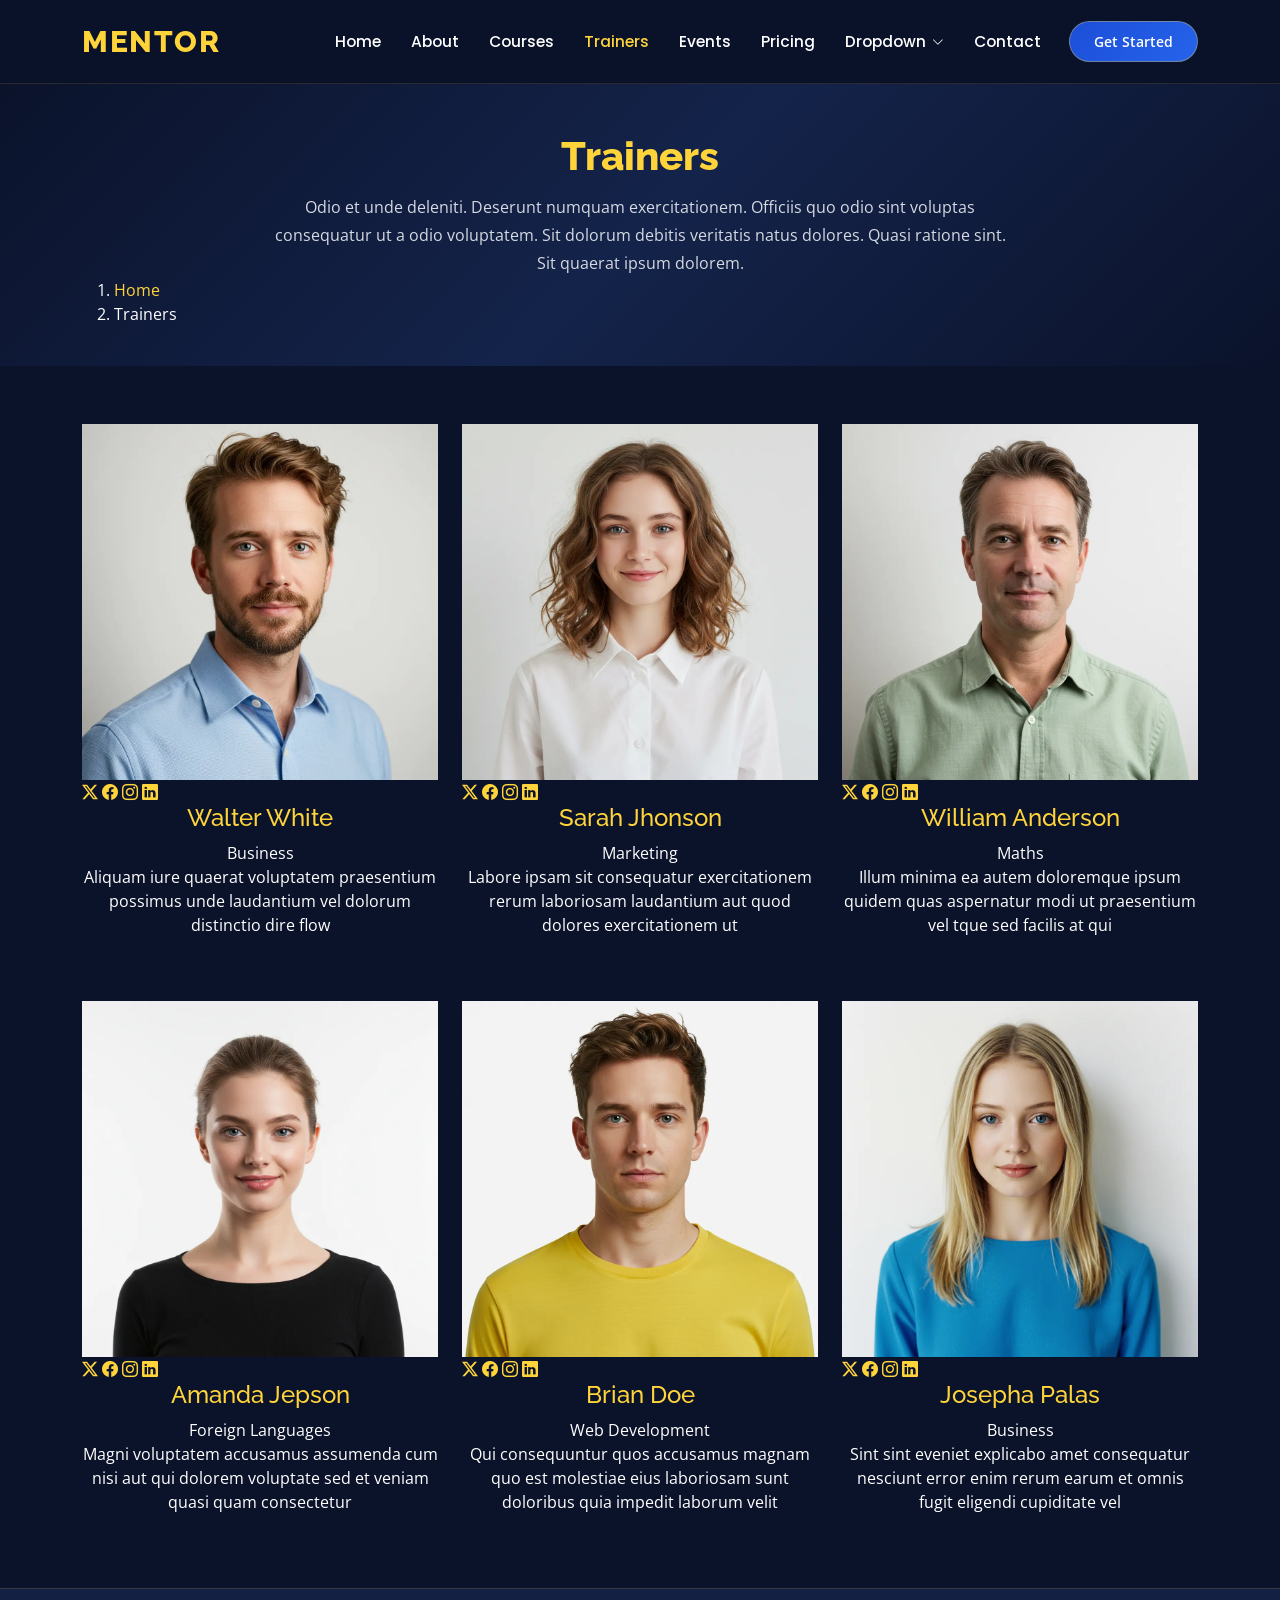
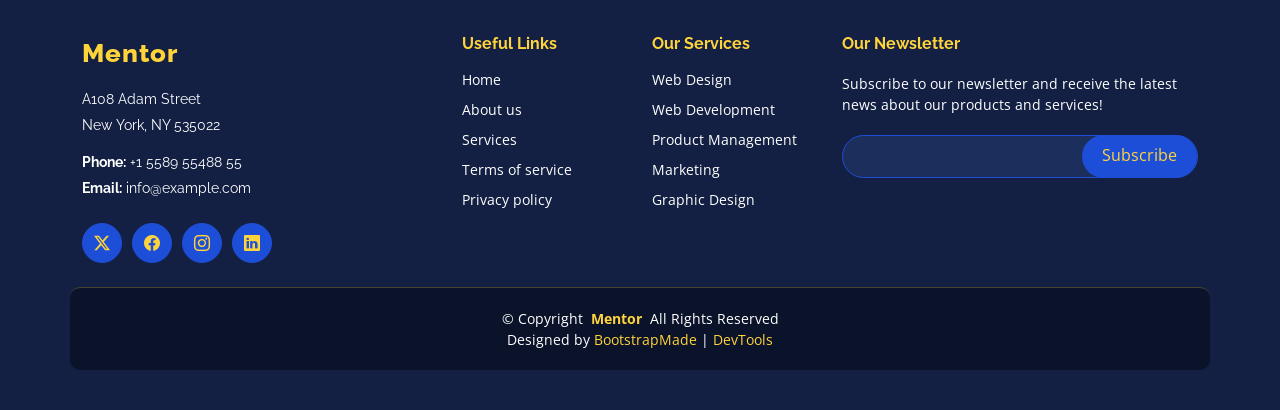
<file: trainers.html>
<!DOCTYPE html>
<html lang="en">

<head>
  <meta charset="utf-8">
  <meta content="width=device-width, initial-scale=1.0" name="viewport">
  <title>Trainers - Mentor Bootstrap Template</title>
  <meta name="description" content="">
  <meta name="keywords" content="">

  <!-- Favicons -->
  <link href="assets/img/favicon.png" rel="icon">
  <link href="assets/img/apple-touch-icon.png" rel="apple-touch-icon">

  <!-- Fonts -->
  <link href="https://fonts.googleapis.com" rel="preconnect">
  <link href="https://fonts.gstatic.com" rel="preconnect" crossorigin>
  <link href="https://fonts.googleapis.com/css2?family=Open+Sans:ital,wght@0,300;0,400;0,500;0,600;0,700;0,800;1,300;1,400;1,500;1,600;1,700;1,800&family=Poppins:ital,wght@0,100;0,200;0,300;0,400;0,500;0,600;0,700;0,800;0,900;1,100;1,200;1,300;1,400;1,500;1,600;1,700;1,800;1,900&family=Raleway:ital,wght@0,100;0,200;0,300;0,400;0,500;0,600;0,700;0,800;0,900;1,100;1,200;1,300;1,400;1,500;1,600;1,700;1,800;1,900&display=swap" rel="stylesheet">

  <!-- Vendor CSS Files -->
  <link href="assets/vendor/bootstrap/css/bootstrap.min.css" rel="stylesheet">
  <link href="assets/vendor/bootstrap-icons/bootstrap-icons.css" rel="stylesheet">
  <link href="assets/vendor/aos/aos.css" rel="stylesheet">
  <link href="assets/vendor/glightbox/css/glightbox.min.css" rel="stylesheet">
  <link href="assets/vendor/swiper/swiper-bundle.min.css" rel="stylesheet">

  <!-- Main CSS File -->
  <link href="assets/css/main.css" rel="stylesheet">

  <!-- =======================================================
  * Template Name: Mentor
  * Template URL: https://bootstrapmade.com/mentor-free-education-bootstrap-theme/
  * Updated: Jul 07 2025 with Bootstrap v5.3.7
  * Author: BootstrapMade.com
  * License: https://bootstrapmade.com/license/
  ======================================================== -->
</head>

<body class="trainers-page">

  <header id="header" class="header d-flex align-items-center sticky-top">
    <div class="container-fluid container-xl position-relative d-flex align-items-center">

      <a href="index.html" class="logo d-flex align-items-center me-auto">
        <!-- Uncomment the line below if you also wish to use an image logo -->
        <!-- <img src="assets/img/logo.webp" alt=""> -->
        <h1 class="sitename">Mentor</h1>
      </a>

      <nav id="navmenu" class="navmenu">
        <ul>
          <li><a href="index.html">Home<br></a></li>
          <li><a href="about.html">About</a></li>
          <li><a href="courses.html">Courses</a></li>
          <li><a href="trainers.html" class="active">Trainers</a></li>
          <li><a href="events.html">Events</a></li>
          <li><a href="pricing.html">Pricing</a></li>
          <li class="dropdown"><a href="#"><span>Dropdown</span> <i class="bi bi-chevron-down toggle-dropdown"></i></a>
            <ul>
              <li><a href="#">Dropdown 1</a></li>
              <li class="dropdown"><a href="#"><span>Deep Dropdown</span> <i class="bi bi-chevron-down toggle-dropdown"></i></a>
                <ul>
                  <li><a href="#">Deep Dropdown 1</a></li>
                  <li><a href="#">Deep Dropdown 2</a></li>
                  <li><a href="#">Deep Dropdown 3</a></li>
                  <li><a href="#">Deep Dropdown 4</a></li>
                  <li><a href="#">Deep Dropdown 5</a></li>
                </ul>
              </li>
              <li><a href="#">Dropdown 2</a></li>
              <li><a href="#">Dropdown 3</a></li>
              <li><a href="#">Dropdown 4</a></li>
            </ul>
          </li>
          <li><a href="contact.html">Contact</a></li>
        </ul>
        <i class="mobile-nav-toggle d-xl-none bi bi-list"></i>
      </nav>

      <a class="btn-getstarted" href="courses.html">Get Started</a>

    </div>
  </header>

  <main class="main">

    <!-- Page Title -->
    <div class="page-title" data-aos="fade">
      <div class="heading">
        <div class="container">
          <div class="row d-flex justify-content-center text-center">
            <div class="col-lg-8">
              <h1>Trainers</h1>
              <p class="mb-0">Odio et unde deleniti. Deserunt numquam exercitationem. Officiis quo odio sint voluptas consequatur ut a odio voluptatem. Sit dolorum debitis veritatis natus dolores. Quasi ratione sint. Sit quaerat ipsum dolorem.</p>
            </div>
          </div>
        </div>
      </div>
      <nav class="breadcrumbs">
        <div class="container">
          <ol>
            <li><a href="index.html">Home</a></li>
            <li class="current">Trainers</li>
          </ol>
        </div>
      </nav>
    </div><!-- End Page Title -->

    <!-- Trainers Section -->
    <section id="trainers" class="section trainers">

      <div class="container">

        <div class="row gy-5">

          <div class="col-lg-4 col-md-6 member" data-aos="fade-up" data-aos-delay="100">
            <div class="member-img">
              <img src="assets/img/person/person-m-7.webp" class="img-fluid" alt="">
              <div class="social">
                <a href="#"><i class="bi bi-twitter-x"></i></a>
                <a href="#"><i class="bi bi-facebook"></i></a>
                <a href="#"><i class="bi bi-instagram"></i></a>
                <a href="#"><i class="bi bi-linkedin"></i></a>
              </div>
            </div>
            <div class="member-info text-center">
              <h4>Walter White</h4>
              <span>Business</span>
              <p>Aliquam iure quaerat voluptatem praesentium possimus unde laudantium vel dolorum distinctio dire flow</p>
            </div>
          </div><!-- End Team Member -->

          <div class="col-lg-4 col-md-6 member" data-aos="fade-up" data-aos-delay="200">
            <div class="member-img">
              <img src="assets/img/person/person-f-8.webp" class="img-fluid" alt="">
              <div class="social">
                <a href="#"><i class="bi bi-twitter-x"></i></a>
                <a href="#"><i class="bi bi-facebook"></i></a>
                <a href="#"><i class="bi bi-instagram"></i></a>
                <a href="#"><i class="bi bi-linkedin"></i></a>
              </div>
            </div>
            <div class="member-info text-center">
              <h4>Sarah Jhonson</h4>
              <span>Marketing</span>
              <p>Labore ipsam sit consequatur exercitationem rerum laboriosam laudantium aut quod dolores exercitationem ut</p>
            </div>
          </div><!-- End Team Member -->

          <div class="col-lg-4 col-md-6 member" data-aos="fade-up" data-aos-delay="300">
            <div class="member-img">
              <img src="assets/img/person/person-m-6.webp" class="img-fluid" alt="">
              <div class="social">
                <a href="#"><i class="bi bi-twitter-x"></i></a>
                <a href="#"><i class="bi bi-facebook"></i></a>
                <a href="#"><i class="bi bi-instagram"></i></a>
                <a href="#"><i class="bi bi-linkedin"></i></a>
              </div>
            </div>
            <div class="member-info text-center">
              <h4>William Anderson</h4>
              <span>Maths</span>
              <p>Illum minima ea autem doloremque ipsum quidem quas aspernatur modi ut praesentium vel tque sed facilis at qui</p>
            </div>
          </div><!-- End Team Member -->

          <div class="col-lg-4 col-md-6 member" data-aos="fade-up" data-aos-delay="400">
            <div class="member-img">
              <img src="assets/img/person/person-f-4.webp" class="img-fluid" alt="">
              <div class="social">
                <a href="#"><i class="bi bi-twitter-x"></i></a>
                <a href="#"><i class="bi bi-facebook"></i></a>
                <a href="#"><i class="bi bi-instagram"></i></a>
                <a href="#"><i class="bi bi-linkedin"></i></a>
              </div>
            </div>
            <div class="member-info text-center">
              <h4>Amanda Jepson</h4>
              <span>Foreign Languages</span>
              <p>Magni voluptatem accusamus assumenda cum nisi aut qui dolorem voluptate sed et veniam quasi quam consectetur</p>
            </div>
          </div><!-- End Team Member -->

          <div class="col-lg-4 col-md-6 member" data-aos="fade-up" data-aos-delay="500">
            <div class="member-img">
              <img src="assets/img/person/person-m-12.webp" class="img-fluid" alt="">
              <div class="social">
                <a href="#"><i class="bi bi-twitter-x"></i></a>
                <a href="#"><i class="bi bi-facebook"></i></a>
                <a href="#"><i class="bi bi-instagram"></i></a>
                <a href="#"><i class="bi bi-linkedin"></i></a>
              </div>
            </div>
            <div class="member-info text-center">
              <h4>Brian Doe</h4>
              <span>Web Development<br></span>
              <p>Qui consequuntur quos accusamus magnam quo est molestiae eius laboriosam sunt doloribus quia impedit laborum velit</p>
            </div>
          </div><!-- End Team Member -->

          <div class="col-lg-4 col-md-6 member" data-aos="fade-up" data-aos-delay="600">
            <div class="member-img">
              <img src="assets/img/person/person-f-9.webp" class="img-fluid" alt="">
              <div class="social">
                <a href="#"><i class="bi bi-twitter-x"></i></a>
                <a href="#"><i class="bi bi-facebook"></i></a>
                <a href="#"><i class="bi bi-instagram"></i></a>
                <a href="#"><i class="bi bi-linkedin"></i></a>
              </div>
            </div>
            <div class="member-info text-center">
              <h4>Josepha Palas</h4>
              <span>Business</span>
              <p>Sint sint eveniet explicabo amet consequatur nesciunt error enim rerum earum et omnis fugit eligendi cupiditate vel</p>
            </div>
          </div><!-- End Team Member -->

        </div>

      </div>

    </section><!-- /Trainers Section -->

  </main>

  <footer id="footer" class="footer position-relative light-background">

    <div class="container footer-top">
      <div class="row gy-4">
        <div class="col-lg-4 col-md-6 footer-about">
          <a href="index.html" class="logo d-flex align-items-center">
            <span class="sitename">Mentor</span>
          </a>
          <div class="footer-contact pt-3">
            <p>A108 Adam Street</p>
            <p>New York, NY 535022</p>
            <p class="mt-3"><strong>Phone:</strong> <span>+1 5589 55488 55</span></p>
            <p><strong>Email:</strong> <span>info@example.com</span></p>
          </div>
          <div class="social-links d-flex mt-4">
            <a href=""><i class="bi bi-twitter-x"></i></a>
            <a href=""><i class="bi bi-facebook"></i></a>
            <a href=""><i class="bi bi-instagram"></i></a>
            <a href=""><i class="bi bi-linkedin"></i></a>
          </div>
        </div>

        <div class="col-lg-2 col-md-3 footer-links">
          <h4>Useful Links</h4>
          <ul>
            <li><a href="#">Home</a></li>
            <li><a href="#">About us</a></li>
            <li><a href="#">Services</a></li>
            <li><a href="#">Terms of service</a></li>
            <li><a href="#">Privacy policy</a></li>
          </ul>
        </div>

        <div class="col-lg-2 col-md-3 footer-links">
          <h4>Our Services</h4>
          <ul>
            <li><a href="#">Web Design</a></li>
            <li><a href="#">Web Development</a></li>
            <li><a href="#">Product Management</a></li>
            <li><a href="#">Marketing</a></li>
            <li><a href="#">Graphic Design</a></li>
          </ul>
        </div>

        <div class="col-lg-4 col-md-12 footer-newsletter">
          <h4>Our Newsletter</h4>
          <p>Subscribe to our newsletter and receive the latest news about our products and services!</p>
          <form action="#" method="post" class="email-form">
            <div class="newsletter-form"><input type="email" name="email"><input type="submit" value="Subscribe"></div>
            <div class="loading">Loading</div>
            <div class="error-message"></div>
            <div class="sent-message">Your subscription request has been sent. Thank you!</div>
          </form>
        </div>

      </div>
    </div>

    <div class="container copyright text-center mt-4">
      <p>© <span>Copyright</span> <strong class="px-1 sitename">Mentor</strong> <span>All Rights Reserved</span></p>
      <div class="credits">
        <!-- All the links in the footer should remain intact. -->
        <!-- You can delete the links only if you've purchased the pro version. -->
        <!-- Licensing information: https://bootstrapmade.com/license/ -->
        Designed by <a href="https://bootstrapmade.com/">BootstrapMade</a> | <a href="https://bootstrapmade.com/tools/">DevTools</a>
      </div>
    </div>

  </footer>

  <!-- Scroll Top -->
  <a href="#" id="scroll-top" class="scroll-top d-flex align-items-center justify-content-center"><i class="bi bi-arrow-up-short"></i></a>

  <!-- Preloader -->
  <div id="preloader"></div>

  <!-- Vendor JS Files -->
  <script src="assets/vendor/bootstrap/js/bootstrap.bundle.min.js"></script>
  <script src="assets/vendor/aos/aos.js"></script>
  <script src="assets/vendor/glightbox/js/glightbox.min.js"></script>
  <script src="assets/vendor/purecounter/purecounter_vanilla.js"></script>
  <script src="assets/vendor/swiper/swiper-bundle.min.js"></script>

  <!-- Main JS File -->
  <script src="assets/js/main.js"></script>

</body>

</html>
</file>
<file: assets/css/main.css>
/**
* Template Name: KCC (Kabankalan Catholic College, Inc.)
* Based on Bootstrap v5.3.7
*/

/*--------------------------------------------------------------
# Font & Color Variables
--------------------------------------------------------------*/
:root {
  --default-font: "Open Sans", system-ui, -apple-system, "Segoe UI", Roboto, "Helvetica Neue", Arial, "Noto Sans", "Liberation Sans", sans-serif, "Apple Color Emoji", "Segoe UI Emoji", "Segoe UI Symbol", "Noto Color Emoji";
  --heading-font: "Raleway", sans-serif;
  --nav-font: "Poppins", sans-serif;

  --background-color: #0b132b;
  --default-color: #ffffff;
  --heading-color: #ffd43b;
  --accent-color: #1d4ed8;
  --yellow-color: #ffd43b;
  --surface-color: #132043;
  --contrast-color: #ffffff;
  --kcc-navy: #0b132b;
  --kcc-gold: #d4af37;

  --nav-color: #ffffff;
  --nav-hover-color: #ffd43b;
  --nav-mobile-background-color: #0b132b;
  --nav-dropdown-background-color: #132043;
  --nav-dropdown-color: #ffffff;
  --nav-dropdown-hover-color: #ffd43b;

  scroll-behavior: smooth;
}

.light-background {
  --background-color: #132043;
  --surface-color: #1c2e5c;
  --default-color: #ffffff;
  --heading-color: #ffd43b;
}

.dark-background {
  --background-color: #060606;
  --default-color: #ffffff;
  --heading-color: #ffd43b;
  --surface-color: #252525;
  --contrast-color: #ffffff;
}

/*--------------------------------------------------------------
# General Styling & Shared Classes
--------------------------------------------------------------*/
body {
  color: var(--default-color);
  background-color: var(--background-color);
  font-family: var(--default-font);
}

a {
  color: var(--yellow-color);
  text-decoration: none;
  transition: 0.3s;
}

a:hover {
  color: color-mix(in srgb, var(--yellow-color), transparent 20%);
  text-decoration: none;
}

h1, h2, h3, h4, h5, h6 {
  color: var(--heading-color);
  font-family: var(--heading-font);
}

.section-eyebrow,
.why-label {
  display: inline-block;
  font-family: var(--nav-font);
  font-size: 11.5px;
  font-weight: 700;
  letter-spacing: 2.5px;
  text-transform: uppercase;
  color: var(--yellow-color);
  background: rgba(29, 78, 216, 0.28);
  border: 1px solid rgba(255, 212, 59, 0.32);
  padding: 4px 12px;
  border-radius: 50px;
  margin-bottom: 12px;
}

/* Email Form Messages */
.email-form .error-message {
  display: none;
  background: #df1529;
  color: #ffffff;
  text-align: left;
  padding: 15px;
  margin-bottom: 24px;
  border-radius: 10px;
  font-weight: 600;
}

.email-form .sent-message {
  display: none;
  color: #ffffff;
  background: var(--accent-color);
  border: 1px solid var(--yellow-color);
  text-align: center;
  padding: 15px;
  margin-bottom: 24px;
  border-radius: 10px;
  font-weight: 600;
}

.email-form .loading {
  display: none;
  background: var(--surface-color);
  color: var(--yellow-color);
  text-align: center;
  padding: 15px;
  margin-bottom: 24px;
  border-radius: 10px;
}

.email-form .loading:before {
  content: "";
  display: inline-block;
  border-radius: 50%;
  width: 24px;
  height: 24px;
  margin: 0 10px -6px 0;
  border: 3px solid var(--yellow-color);
  border-top-color: var(--surface-color);
  animation: email-form-loading 1s linear infinite;
}

@keyframes email-form-loading {
  0% { transform: rotate(0deg); }
  100% { transform: rotate(360deg); }
}

/* Pulsating Play Button */
.pulsating-play-btn {
  width: 94px;
  height: 94px;
  background: radial-gradient(var(--accent-color) 50%, color-mix(in srgb, var(--accent-color), transparent 75%) 52%);
  border-radius: 50%;
  display: block;
  position: relative;
  overflow: hidden;
}

.pulsating-play-btn:before {
  content: "";
  position: absolute;
  width: 120px;
  height: 120px;
  animation: pulsate-play-btn 2s ease-out infinite;
  opacity: 1;
  border-radius: 50%;
  border: 5px solid color-mix(in srgb, var(--yellow-color), transparent 30%);
  top: -15%;
  left: -15%;
  background: rgba(198, 16, 0, 0);
}

.pulsating-play-btn:after {
  content: "";
  position: absolute;
  left: 50%;
  top: 50%;
  transform: translateX(-40%) translateY(-50%);
  width: 0;
  height: 0;
  border-top: 10px solid transparent;
  border-bottom: 10px solid transparent;
  border-left: 15px solid var(--yellow-color);
  z-index: 100;
  transition: all 400ms cubic-bezier(0.55, 0.055, 0.675, 0.19);
}

.pulsating-play-btn:hover:before {
  left: 50%;
  top: 50%;
  transform: translateX(-40%) translateY(-50%);
  width: 0;
  height: 0;
  border: none;
  border-top: 10px solid transparent;
  border-bottom: 10px solid transparent;
  border-left: 15px solid var(--yellow-color);
  z-index: 200;
  animation: none;
  border-radius: 0;
}

.pulsating-play-btn:hover:after {
  border-left: 15px solid var(--accent-color);
  transform: scale(20);
}

@keyframes pulsate-play-btn {
  0% {
    transform: scale(0.6, 0.6);
    opacity: 1;
  }
  100% {
    transform: scale(1, 1);
    opacity: 0;
  }
}

/*--------------------------------------------------------------
# Global Header
--------------------------------------------------------------*/
.header {
  color: var(--default-color);
  background-color: rgba(11, 19, 43, 0.94);
  backdrop-filter: blur(12px);
  -webkit-backdrop-filter: blur(12px);
  border-bottom: 1px solid rgba(255, 212, 59, 0.12);
  padding: 14px 0;
  transition: all 0.4s;
  z-index: 997;
}

.header .logo {
  line-height: 1;
}

.header .logo img {
  max-height: 36px;
  margin-right: 8px;
}

.header .logo h1 {
  font-weight: 800;
  font-size: 30px;
  margin: 0;
  letter-spacing: 1.5px;
  text-transform: uppercase;
  color: var(--yellow-color);
}

.header .btn-getstarted,
.header .btn-getstarted:focus {
  color: var(--contrast-color);
  background: linear-gradient(135deg, var(--accent-color), #2563eb);
  font-size: 14px;
  font-weight: 600;
  padding: 9px 24px;
  margin: 0 0 0 28px;
  border-radius: 50px;
  border: 1px solid rgba(255, 212, 59, 0.35);
  transition: 0.3s;
}

.header .btn-getstarted:hover,
.header .btn-getstarted:focus:hover {
  color: var(--background-color);
  background: var(--yellow-color);
  border-color: var(--yellow-color);
}

@media (max-width: 1200px) {
  .header .logo {
    order: 1;
  }

  .header .btn-getstarted {
    order: 2;
    margin: 0 15px 0 0;
    padding: 6px 15px;
  }

  .header .navmenu {
    order: 3;
  }
}

.scrolled .header {
  box-shadow: 0px 4px 20px rgba(0, 0, 0, 0.35);
}

/*--------------------------------------------------------------
# Navigation Menu
--------------------------------------------------------------*/
@media (min-width: 1200px) {
  .navmenu {
    padding: 0;
  }

  .navmenu ul {
    margin: 0;
    padding: 0;
    display: flex;
    list-style: none;
    align-items: center;
  }

  .navmenu li {
    position: relative;
  }

  .navmenu a,
  .navmenu a:focus {
    color: var(--nav-color);
    padding: 16px 15px;
    font-size: 15.5px;
    font-family: var(--nav-font);
    font-weight: 500;
    display: flex;
    align-items: center;
    justify-content: space-between;
    white-space: nowrap;
    transition: 0.3s;
  }

  .navmenu a i,
  .navmenu a:focus i {
    font-size: 12px;
    line-height: 0;
    margin-left: 6px;
    transition: 0.3s;
  }

  .navmenu li:last-child a {
    padding-right: 0;
  }

  .navmenu li:hover > a,
  .navmenu .active,
  .navmenu .active:focus {
    color: var(--nav-hover-color);
  }

  .navmenu .dropdown ul {
    margin: 0;
    padding: 10px 0;
    background: var(--nav-dropdown-background-color);
    border: 1px solid rgba(255, 212, 59, 0.25);
    display: block;
    position: absolute;
    visibility: hidden;
    left: 14px;
    top: 130%;
    opacity: 0;
    transition: 0.3s;
    border-radius: 10px;
    z-index: 99;
    box-shadow: 0px 10px 30px rgba(0, 0, 0, 0.35);
  }

  .navmenu .dropdown ul li {
    min-width: 215px;
  }

  .navmenu .dropdown ul a {
    padding: 10px 20px;
    font-size: 14.5px;
    text-transform: none;
    color: var(--nav-dropdown-color);
  }

  .navmenu .dropdown ul a:hover,
  .navmenu .dropdown ul .active:hover,
  .navmenu .dropdown ul li:hover > a {
    color: var(--nav-dropdown-hover-color);
    background: rgba(255, 212, 59, 0.08);
  }

  .navmenu .dropdown:hover > ul {
    opacity: 1;
    top: 100%;
    visibility: visible;
  }

  .navmenu .dropdown:hover > a i {
    transform: rotate(180deg);
  }

  .navmenu .dropdown .dropdown ul {
    top: 0;
    left: -90%;
    visibility: hidden;
  }

  .navmenu .dropdown .dropdown:hover > ul {
    opacity: 1;
    top: 0;
    left: -100%;
    visibility: visible;
  }
}

@media (max-width: 1199px) {
  .mobile-nav-toggle {
    color: var(--nav-color);
    font-size: 28px;
    line-height: 0;
    margin-right: 10px;
    cursor: pointer;
    transition: color 0.3s;
  }

  .navmenu {
    padding: 0;
    z-index: 9997;
  }

  .navmenu ul {
    display: none;
    list-style: none;
    position: absolute;
    inset: 60px 20px 20px 20px;
    padding: 10px 0;
    margin: 0;
    border-radius: 10px;
    background-color: var(--nav-mobile-background-color);
    border: 1px solid rgba(255, 212, 59, 0.25);
    box-shadow: none;
    overflow-y: auto;
    transition: 0.3s;
    z-index: 9998;
  }

  .navmenu a,
  .navmenu a:focus {
    color: var(--nav-dropdown-color);
    padding: 10px 20px;
    font-family: var(--nav-font);
    font-size: 17px;
    font-weight: 500;
    display: flex;
    align-items: center;
    justify-content: space-between;
    white-space: nowrap;
    transition: 0.3s;
  }

  .navmenu a i,
  .navmenu a:focus i {
    font-size: 12px;
    line-height: 0;
    margin-left: 5px;
    width: 30px;
    height: 30px;
    display: flex;
    align-items: center;
    justify-content: center;
    border-radius: 50%;
    transition: 0.3s;
    background-color: var(--accent-color);
    color: var(--yellow-color);
  }

  .navmenu a i:hover,
  .navmenu a:focus i:hover {
    background-color: var(--yellow-color);
    color: var(--background-color);
  }

  .navmenu a:hover,
  .navmenu .active,
  .navmenu .active:focus {
    color: var(--nav-dropdown-hover-color);
  }

  .navmenu .active i,
  .navmenu .active:focus i {
    background-color: var(--yellow-color);
    color: var(--background-color);
    transform: rotate(180deg);
  }

  .navmenu .dropdown ul {
    position: static;
    display: none;
    z-index: 99;
    padding: 10px 0;
    margin: 10px 20px;
    background-color: var(--nav-dropdown-background-color);
    transition: all 0.5s ease-in-out;
  }

  .navmenu .dropdown ul ul {
    background-color: rgba(255, 255, 255, 0.05);
  }

  .navmenu .dropdown > .dropdown-active {
    display: block;
    background-color: rgba(255, 255, 255, 0.03);
  }

  .mobile-nav-active {
    overflow: hidden;
  }

  .mobile-nav-active .mobile-nav-toggle {
    color: var(--yellow-color);
    position: absolute;
    font-size: 32px;
    top: 15px;
    right: 15px;
    margin-right: 0;
    z-index: 9999;
  }

  .mobile-nav-active .navmenu {
    position: fixed;
    overflow: hidden;
    inset: 0;
    background: rgba(11, 19, 43, 0.9);
    transition: 0.3s;
  }

  .mobile-nav-active .navmenu > ul {
    display: block;
  }
}

/*--------------------------------------------------------------
# Global Footer
--------------------------------------------------------------*/
.footer {
  color: var(--default-color);
  background-color: var(--background-color);
  font-size: 14px;
  padding-bottom: 40px;
  position: relative;
  border-top: 1px solid rgba(255, 212, 59, 0.14);
}

.footer .footer-top {
  padding-top: 45px;
}

.footer .footer-about .logo {
  margin-bottom: 0;
}

.footer .footer-about .logo img {
  max-height: 40px;
  margin-right: 6px;
}

.footer .footer-about .logo span {
  font-size: 26px;
  font-weight: 800;
  letter-spacing: 1px;
  font-family: var(--heading-font);
  color: var(--yellow-color);
}

.footer .footer-about p {
  font-size: 14px;
  font-family: var(--heading-font);
  color: var(--default-color);
}

.footer .social-links a {
  display: flex;
  align-items: center;
  justify-content: center;
  width: 40px;
  height: 40px;
  border-radius: 50%;
  border: 1px solid var(--accent-color);
  background-color: var(--accent-color);
  font-size: 16px;
  color: var(--yellow-color);
  margin-right: 10px;
  transition: 0.3s;
}

.footer .social-links a:hover {
  color: var(--background-color);
  background-color: var(--yellow-color);
  border-color: var(--yellow-color);
}

.footer h4 {
  font-size: 16px;
  font-weight: bold;
  position: relative;
  padding-bottom: 12px;
  color: var(--yellow-color);
}

.footer .footer-links {
  margin-bottom: 20px;
}

.footer .footer-links ul {
  list-style: none;
  padding: 0;
  margin: 0;
}

.footer .footer-links ul i {
  padding-right: 2px;
  font-size: 12px;
  line-height: 0;
  color: var(--yellow-color);
}

.footer .footer-links ul li {
  padding: 8px 0;
  display: flex;
  align-items: center;
}

.footer .footer-links ul li:first-child {
  padding-top: 0;
}

.footer .footer-links ul a {
  color: var(--default-color);
  display: inline-block;
  line-height: 1;
}

.footer .footer-links ul a:hover {
  color: var(--yellow-color);
}

.footer .footer-contact p {
  margin-bottom: 5px;
  color: var(--default-color);
}

.footer .footer-newsletter .newsletter-form {
  margin-top: 20px;
  margin-bottom: 12px;
  padding: 6px 8px;
  position: relative;
  border-radius: 50px;
  border: 1px solid var(--accent-color);
  display: flex;
  background-color: var(--surface-color);
  transition: 0.3s;
}

.footer .footer-newsletter .newsletter-form:focus-within {
  border-color: var(--yellow-color);
}

.footer .footer-newsletter .newsletter-form input[type=email] {
  border: 0;
  padding: 4px 8px;
  width: 100%;
  background-color: var(--surface-color);
  color: var(--default-color);
}

.footer .footer-newsletter .newsletter-form input[type=email]:focus-visible {
  outline: none;
}

.footer .footer-newsletter .newsletter-form input[type=submit] {
  border: 0;
  font-size: 16px;
  padding: 0 20px 2px 20px;
  margin: -7px -8px -7px 0;
  background: var(--accent-color);
  color: var(--yellow-color);
  transition: 0.3s;
  border-radius: 50px;
}

.footer .footer-newsletter .newsletter-form input[type=submit]:hover {
  background: var(--yellow-color);
  color: var(--background-color);
}

.footer .copyright {
  padding-top: 20px;
  padding-bottom: 20px;
  background-color: var(--kcc-navy);
  border-top: 1px solid color-mix(in srgb, var(--yellow-color), transparent 75%);
  border-radius: 10px;
  color: var(--default-color);
}

.footer .copyright p {
  margin-bottom: 0;
  color: var(--default-color);
}

.footer .copyright .sitename {
  color: var(--yellow-color);
}

/*--------------------------------------------------------------
# Preloader & Scroll Top
--------------------------------------------------------------*/
#preloader {
  position: fixed;
  inset: 0;
  z-index: 999999;
  overflow: hidden;
  background: var(--background-color);
  transition: all 0.6s ease-out;
}

#preloader:before {
  content: "";
  position: fixed;
  top: calc(50% - 30px);
  left: calc(50% - 30px);
  border: 6px solid var(--surface-color);
  border-color: var(--yellow-color) var(--accent-color) var(--yellow-color) var(--accent-color);
  border-radius: 50%;
  width: 60px;
  height: 60px;
  animation: animate-preloader 1.5s linear infinite;
}

@keyframes animate-preloader {
  0% { transform: rotate(0deg); }
  100% { transform: rotate(360deg); }
}

.scroll-top {
  position: fixed;
  visibility: hidden;
  opacity: 0;
  right: 15px;
  bottom: -15px;
  z-index: 99999;
  background-color: var(--accent-color);
  width: 44px;
  height: 44px;
  border-radius: 50px;
  transition: all 0.4s;
}

.scroll-top i {
  font-size: 24px;
  color: var(--yellow-color);
  line-height: 0;
}

.scroll-top:hover {
  background-color: var(--yellow-color);
  color: var(--background-color);
}

.scroll-top:hover i {
  color: var(--background-color);
}

.scroll-top.active {
  visibility: visible;
  opacity: 1;
  bottom: 15px;
}

@media screen and (max-width: 768px) {
  [data-aos-delay] {
    transition-delay: 0 !important;
  }
}

/*--------------------------------------------------------------
# Page Titles (Glassmorphic Navy & Gold)
--------------------------------------------------------------*/
.page-title {
  background: linear-gradient(135deg, #0b132b, #14234a, #0b132b);
  color: var(--default-color);
  padding: 48px 20px 24px;
  position: relative;
}

.page-title .heading {
  padding: 0;
  border-top: none;
  background: transparent;
}

.page-title-card {
  max-width: 950px;
  margin: 0 auto;
  padding: 42px 36px;
  text-align: center;
  background: rgba(255, 255, 255, 0.07);
  backdrop-filter: blur(20px);
  -webkit-backdrop-filter: blur(20px);
  border: 1px solid rgba(255, 255, 255, 0.18);
  border-top: 4px solid var(--yellow-color);
  border-radius: 22px;
  box-shadow: 0 8px 32px rgba(0, 0, 0, 0.25);
}

.page-title-kicker {
  display: inline-block;
  color: var(--yellow-color);
  font-family: var(--nav-font);
  font-size: 12.5px;
  font-weight: 700;
  letter-spacing: 4px;
  text-transform: uppercase;
  margin-bottom: 12px;
}

.page-title .heading h1 {
  font-size: clamp(28px, 3.5vw, 40px);
  font-weight: 800;
  color: var(--yellow-color);
  margin-bottom: 14px;
}

.page-title-divider {
  width: 220px;
  max-width: 75%;
  height: 4px;
  background: linear-gradient(90deg, #e6b800, #ffd43b, #fff0a3);
  border-radius: 10px;
  margin: 0 auto 18px;
}

.page-title .heading p {
  color: #d5d9e2;
  font-size: 15.5px;
  line-height: 1.8;
  max-width: 780px;
  margin: 0 auto;
}

@media (max-width: 768px) {
  .page-title-card {
    padding: 30px 20px;
  }
}

/*--------------------------------------------------------------
# Global Sections
--------------------------------------------------------------*/
section,
.section {
  color: var(--default-color);
  background-color: var(--background-color);
  padding: 58px 0;
  margin-bottom: 0;
  scroll-margin-top: 80px;
  overflow: clip;
}

@media (max-width: 1199px) {
  section,
  .section {
    padding: 44px 0;
    margin-bottom: 0;
    scroll-margin-top: 66px;
  }
}

/*--------------------------------------------------------------
# Global Section Titles
--------------------------------------------------------------*/
.section-title {
  padding-bottom: 30px;
  position: relative;
}

.section-title h2 {
  font-size: 14px;
  font-weight: 500;
  padding: 0;
  line-height: 1.3;
  margin: 0 0 8px 0;
  letter-spacing: 1.5px;
  text-transform: uppercase;
  color: var(--yellow-color);
  position: relative;
}

.section-title h2::before,
.section-title h2::after {
  display: none !important;
  content: none !important;
}

.section-title h2.pathway-heading {
  font-size: clamp(22px, 2.5vw, 30px);
  font-weight: 800;
  letter-spacing: 0.8px;
  text-transform: none;
  color: var(--yellow-color);
  margin-bottom: 10px;
}

.section-title h2.glimpse-heading {
  font-size: clamp(24px, 2.8vw, 34px);
  font-weight: 800;
  letter-spacing: 0.8px;
  text-transform: none;
  color: var(--yellow-color);
  margin-bottom: 10px;
}

.section-title p {
  color: var(--default-color);
  margin: 0;
  font-size: clamp(24px, 2.6vw, 32px);
  font-weight: 700;
  font-family: var(--nav-font);
  text-transform: uppercase;
}

/*--------------------------------------------------------------
# Hero Section
--------------------------------------------------------------*/
.hero {
  width: 100%;
  min-height: 70vh;
  position: relative;
  padding: 64px 0;
  margin-bottom: 0;
  display: flex;
  align-items: center;
  justify-content: center;
  color: var(--default-color);
  background: radial-gradient(circle at 80% 30%, rgba(29, 78, 216, 0.28), rgba(11, 19, 43, 0.92) 70%);
}

.hero.dark-background {
  background-color: var(--kcc-navy);
}

.hero img.hero-bg {
  position: absolute;
  inset: 0;
  display: block;
  width: 100%;
  height: 100%;
  object-fit: cover;
  opacity: 0.45;
  z-index: 1;
}

.hero:before {
  content: "";
  background: linear-gradient(120deg, rgba(11, 19, 43, 0.92) 0%, rgba(19, 32, 67, 0.72) 55%, rgba(11, 19, 43, 0.88) 100%);
  position: absolute;
  inset: 0;
  z-index: 2;
}

.hero .container {
  position: relative;
  z-index: 3;
}

.hero-badge {
  display: inline-block;
  font-family: var(--nav-font);
  font-size: 12px;
  font-weight: 700;
  letter-spacing: 2px;
  text-transform: uppercase;
  color: var(--yellow-color);
  background: rgba(19, 32, 67, 0.85);
  border: 1px solid rgba(255, 212, 59, 0.45);
  padding: 6px 14px;
  border-radius: 50px;
  margin-bottom: 14px;
}

.hero-seal-frame {
  display: inline-block;
  padding: 18px;
  border-radius: 50%;
  background: radial-gradient(circle, rgba(255, 212, 59, 0.16) 0%, rgba(29, 78, 216, 0.08) 65%, transparent 100%);
  border: 1px solid rgba(255, 212, 59, 0.25);
}

.hero .hero-seal {
  position: relative;
  z-index: 3;
  max-width: 330px;
  width: 100%;
  height: auto;
  filter: drop-shadow(0 14px 30px rgba(0, 0, 0, 0.55));
  transition: transform 0.35s ease;
}

.hero .hero-seal:hover {
  transform: scale(1.04);
}

.hero h2 {
  margin: 0;
  font-size: clamp(26px, 3vw, 42px);
  font-weight: 800;
  line-height: 1.18;
  color: var(--yellow-color);
  text-shadow: 0 4px 18px rgba(0, 0, 0, 0.4);
}

.hero p.hero-tagline {
  color: #f1f5f9;
  margin: 12px 0 0 0;
  font-size: clamp(18px, 2vw, 24px);
  font-weight: 500;
}

.hero .btn-get-started {
  font-weight: 600;
  font-size: 15px;
  letter-spacing: 0.6px;
  display: inline-flex;
  align-items: center;
  padding: 10px 30px;
  border-radius: 50px;
  transition: 0.35s;
  border: 2px solid var(--yellow-color);
  color: var(--background-color);
  background: var(--yellow-color);
}

.hero .btn-get-started:hover {
  background: var(--accent-color);
  color: var(--yellow-color);
  border-color: var(--yellow-color);
  transform: translateY(-2px);
}

.btn-hero-outline {
  font-weight: 600;
  font-size: 15px;
  letter-spacing: 0.6px;
  display: inline-flex;
  align-items: center;
  padding: 10px 26px;
  border-radius: 50px;
  transition: 0.35s;
  border: 1.5px solid rgba(255, 255, 255, 0.45);
  color: #ffffff;
  background: rgba(255, 255, 255, 0.06);
}

.btn-hero-outline:hover {
  border-color: var(--yellow-color);
  color: var(--yellow-color);
  background: rgba(255, 212, 59, 0.1);
  transform: translateY(-2px);
}

@media (max-width: 991px) {
  .hero .hero-seal {
    max-width: 260px;
  }
}

@media (max-width: 768px) {
  .hero {
    min-height: auto;
    padding: 46px 0;
  }

  .hero-seal-frame {
    padding: 12px;
  }

  .hero .hero-seal {
    max-width: 215px;
  }
}

/*--------------------------------------------------------------
# About & Identity Section (Home)
--------------------------------------------------------------*/
.identity-panel {
  background: linear-gradient(145deg, rgba(19, 32, 67, 0.92), rgba(11, 19, 43, 0.96));
  border: 1px solid rgba(255, 212, 59, 0.22);
  border-top: 4px solid var(--yellow-color);
  border-radius: 16px;
  padding: 36px 32px;
  box-shadow: 0 12px 32px rgba(0, 0, 0, 0.28);
}

.about .content h3 {
  font-size: clamp(24px, 2.5vw, 32px);
  font-weight: 800;
  color: var(--yellow-color);
  margin-bottom: 10px;
}

.identity-lead {
  color: #e2e8f0;
  font-size: 15.5px;
  line-height: 1.8;
}

.identity-pillar {
  display: flex;
  align-items: flex-start;
  gap: 14px;
  background: rgba(255, 255, 255, 0.05);
  border: 1px solid rgba(255, 255, 255, 0.12);
  border-radius: 12px;
  padding: 18px;
  transition: transform 0.3s ease, border-color 0.3s ease, background 0.3s ease;
}

.identity-pillar:hover {
  transform: translateY(-4px);
  background: rgba(29, 78, 216, 0.16);
  border-color: rgba(255, 212, 59, 0.45);
}

.identity-pillar i {
  font-size: 24px;
  color: var(--yellow-color);
  flex-shrink: 0;
  margin-top: 2px;
}

.identity-pillar h4 {
  font-size: 16.5px;
  font-weight: 700;
  color: var(--yellow-color);
  margin: 0 0 6px 0;
}

.identity-pillar p {
  font-size: 14px;
  line-height: 1.6;
  color: #cbd5e1;
  margin: 0;
}

/*--------------------------------------------------------------
# Counts Section & Styled Legacy Heading
--------------------------------------------------------------*/
.counts {
  padding: 58px 0;
  background: linear-gradient(180deg, #132043 0%, #0f1b3a 100%);
  border-top: 1px solid rgba(255, 212, 59, 0.12);
  border-bottom: 1px solid rgba(255, 212, 59, 0.12);
}

.counts-heading {
  max-width: 820px;
  margin: 0 auto 30px;
}

.counts-kicker {
  display: inline-block;
  font-family: var(--nav-font);
  font-size: 12px;
  font-weight: 700;
  letter-spacing: 3px;
  text-transform: uppercase;
  color: var(--yellow-color);
  background: rgba(29, 78, 216, 0.35);
  border: 1px solid rgba(255, 212, 59, 0.35);
  padding: 5px 14px;
  border-radius: 50px;
  margin-bottom: 12px;
}

.counts-heading h2 {
  font-family: var(--heading-font);
  font-size: clamp(24px, 2.8vw, 34px);
  font-weight: 800;
  line-height: 1.3;
  margin: 0 auto 14px;
  background: linear-gradient(90deg, #ffffff 0%, #ffe066 55%, #d4af37 100%);
  -webkit-background-clip: text;
  -webkit-text-fill-color: transparent;
}

.counts-divider {
  width: 115px;
  height: 4px;
  margin: 0 auto;
  border-radius: 999px;
  background: linear-gradient(90deg, var(--accent-color), var(--yellow-color), var(--accent-color));
}

.counts .stats-item {
  padding: 26px 22px;
  width: 100%;
  background: rgba(11, 19, 43, 0.72);
  border-radius: 14px;
  border: 1px solid rgba(255, 212, 59, 0.22);
  border-bottom: 3px solid var(--yellow-color);
  box-shadow: 0 8px 24px rgba(0, 0, 0, 0.22);
  transition: transform 0.3s ease, border-color 0.3s ease, background 0.3s ease;
}

.counts .stats-item:hover {
  transform: translateY(-5px);
  background: rgba(11, 19, 43, 0.95);
  border-color: var(--yellow-color);
}

.counts .stats-item .stat-icon {
  font-size: 22px;
  color: var(--yellow-color);
  margin-bottom: 8px;
}

.counts .stats-item .stat-number {
  display: flex;
  align-items: baseline;
  justify-content: center;
  gap: 2px;
  margin-bottom: 6px;
}

.counts .stats-item span {
  font-size: 44px;
  display: inline-block;
  color: var(--yellow-color);
  font-weight: 800;
  line-height: 1.1;
}

.counts .stats-item .stat-suffix {
  font-size: 30px;
  font-weight: 700;
  color: var(--yellow-color);
}

.counts .stats-item p {
  color: #e2e8f0;
  padding: 0;
  margin: 0;
  font-family: var(--heading-font);
  font-size: 15px;
  font-weight: 600;
}

/*--------------------------------------------------------------
# Why Us Section
--------------------------------------------------------------*/
.why-us .why-box {
  color: var(--default-color);
  background: linear-gradient(155deg, rgba(29, 78, 216, 0.22), rgba(19, 32, 67, 0.95));
  border: 1px solid rgba(255, 212, 59, 0.3);
  border-left: 5px solid var(--yellow-color);
  border-radius: 14px;
  padding: 32px 28px;
  box-shadow: 0 10px 28px rgba(0, 0, 0, 0.25);
}

.why-us .why-box h3 {
  color: var(--yellow-color);
  font-weight: 800;
  font-size: 30px;
  margin-bottom: 16px;
}

.why-us .why-box p {
  margin-bottom: 24px;
  color: #e2e8f0;
  line-height: 1.75;
}

.why-us .why-box .more-btn {
  display: inline-flex;
  align-items: center;
  gap: 6px;
  background: var(--yellow-color);
  padding: 9px 28px;
  color: var(--background-color);
  font-weight: 700;
  transition: all ease-in-out 0.35s;
  border-radius: 50px;
}

.why-us .why-box .more-btn:hover {
  color: var(--yellow-color);
  background: var(--accent-color);
  transform: translateY(-2px);
}

.why-us .icon-box {
  position: relative;
  background: linear-gradient(180deg, var(--surface-color), #0e1a38);
  text-align: center;
  padding: 34px 24px 28px;
  width: 100%;
  height: 100%;
  border-radius: 14px;
  border: 1px solid rgba(29, 78, 216, 0.65);
  box-shadow: 0 8px 24px rgba(0, 0, 0, 0.22);
  transition: transform 0.3s ease, border-color 0.3s ease;
}

.why-us .icon-box .pillar-num {
  position: absolute;
  top: 14px;
  right: 16px;
  font-family: var(--nav-font);
  font-size: 12px;
  font-weight: 800;
  color: rgba(255, 212, 59, 0.55);
  letter-spacing: 1px;
}

.why-us .icon-box:hover {
  transform: translateY(-5px);
  border-color: var(--yellow-color);
}

.why-us .icon-box i {
  color: var(--yellow-color);
  font-size: 28px;
  margin-bottom: 18px;
  background: rgba(29, 78, 216, 0.55);
  border: 1px solid rgba(255, 212, 59, 0.35);
  border-radius: 50%;
  display: flex;
  align-items: center;
  justify-content: center;
  width: 66px;
  height: 66px;
  transition: 0.3s;
}

.why-us .icon-box h4 {
  font-size: 19px;
  font-weight: 700;
  margin: 0 0 12px 0;
  color: var(--yellow-color);
}

.why-us .icon-box p {
  font-size: 14.5px;
  line-height: 1.7;
  color: #d5d9e2;
  margin-bottom: 0;
}

.why-us .icon-box:hover i {
  color: var(--background-color);
  background: var(--yellow-color);
}

/*--------------------------------------------------------------
# Timeline & KCC Curved Infographic Roadmap History
--------------------------------------------------------------*/
.kcc-roadmap-section,
.kcci-roadmap-section {
  margin-top: 10px;
  padding-top: 10px;
  border-top: none;
}

.kcc-roadmap-section .section-title,
.kcci-roadmap-section .section-title {
  padding-bottom: 32px;
}

.roadmap-subtitle {
  display: inline-block;
  margin-top: 8px;
  font-size: 15px;
  font-style: italic;
  color: color-mix(in srgb, var(--default-color), transparent 25%);
}

.kcc-roadmap,
.kcci-roadmap {
  position: relative;
  max-width: 1120px;
  margin: 0 auto;
  padding: 10px 0;
}

.roadmap-step {
  position: relative;
  display: flex;
  align-items: center;
  justify-content: space-between;
  min-height: 175px;
  padding: 18px 0;
}

.roadmap-content {
  width: 38%;
  z-index: 3;
  transition: transform 0.3s ease;
}

.roadmap-step:hover .roadmap-content {
  transform: translateY(-4px);
}

.step-left .roadmap-content {
  text-align: right;
  padding-right: 20px;
}

.step-right .roadmap-content {
  text-align: left;
  padding-left: 20px;
}

.roadmap-spacer {
  width: 38%;
}

.roadmap-year {
  display: block;
  font-family: var(--heading-font);
  font-size: 30px;
  font-weight: 800;
  line-height: 1.1;
  color: var(--yellow-color);
  margin-bottom: 8px;
  letter-spacing: 0.5px;
}

.roadmap-content h4 {
  font-size: 18px;
  font-weight: 700;
  color: var(--default-color);
  margin-bottom: 8px;
}

.roadmap-content p {
  font-size: 14px;
  line-height: 1.65;
  color: color-mix(in srgb, var(--default-color), transparent 15%);
  margin-bottom: 0;
}

.roadmap-node {
  position: relative;
  width: 24%;
  display: flex;
  justify-content: center;
  align-items: center;
  z-index: 3;
}

.node-circle {
  width: 74px;
  height: 74px;
  border-radius: 50%;
  background: linear-gradient(145deg, var(--surface-color), var(--accent-color));
  border: 4px solid var(--yellow-color);
  box-shadow: 0 0 0 8px var(--background-color), 0 8px 20px rgba(0, 0, 0, 0.35);
  display: flex;
  align-items: center;
  justify-content: center;
  transition: transform 0.3s ease, background 0.3s ease;
}

.node-circle i {
  font-size: 28px;
  color: var(--yellow-color);
  transition: color 0.3s ease;
}

.roadmap-step:hover .node-circle {
  transform: scale(1.1);
  background: var(--yellow-color);
}

.roadmap-step:hover .node-circle i {
  color: var(--background-color);
}

.roadmap-step:not(.step-last)::before {
  content: "";
  position: absolute;
  top: 50%;
  width: 95px;
  height: 100%;
  border: 6px solid var(--accent-color);
  z-index: 1;
  pointer-events: none;
  transition: border-color 0.3s ease;
}

.step-left:not(.step-last)::before {
  left: 50%;
  border-left: none;
  border-radius: 0 95px 95px 0;
}

.step-right:not(.step-last)::before {
  right: 50%;
  border-right: none;
  border-radius: 95px 0 0 95px;
}

.roadmap-step:hover:not(.step-last)::before {
  border-color: color-mix(in srgb, var(--yellow-color), var(--accent-color) 40%);
}

@media (max-width: 991px) {
  .kcc-roadmap::before,
  .kcci-roadmap::before {
    content: "";
    position: absolute;
    top: 30px;
    bottom: 30px;
    left: 38px;
    width: 4px;
    background: var(--accent-color);
    z-index: 1;
  }

  .roadmap-step {
    flex-direction: row !important;
    justify-content: flex-start;
    min-height: auto;
    padding: 16px 0;
  }

  .roadmap-step:not(.step-last)::before,
  .roadmap-spacer {
    display: none;
  }

  .roadmap-node {
    order: 1;
    width: 78px;
    flex-shrink: 0;
  }

  .node-circle {
    width: 60px;
    height: 60px;
  }

  .node-circle i {
    font-size: 24px;
  }

  .roadmap-content {
    order: 2;
    width: calc(100% - 78px);
    text-align: left !important;
    padding-left: 20px !important;
    padding-right: 10px !important;
  }

  .roadmap-year {
    font-size: 24px;
  }
}

/*--------------------------------------------------------------
# Features / Academic Pathways Section
--------------------------------------------------------------*/
.features {
  padding: 58px 0;
}

.features .features-item.pathway-card {
  background: linear-gradient(145deg, var(--surface-color), #0f1b38);
  display: flex;
  align-items: center;
  justify-content: space-between;
  gap: 14px;
  padding: 22px;
  height: 100%;
  border-radius: 14px;
  transition: 0.3s;
  border: 1px solid rgba(255, 212, 59, 0.22);
  border-left: 4px solid var(--yellow-color);
  position: relative;
  box-shadow: 0 8px 22px rgba(0, 0, 0, 0.22);
}

.pathway-icon {
  width: 52px;
  height: 52px;
  border-radius: 12px;
  background: rgba(29, 78, 216, 0.45);
  border: 1px solid rgba(255, 212, 59, 0.3);
  display: flex;
  align-items: center;
  justify-content: center;
  flex-shrink: 0;
}

.pathway-icon i {
  font-size: 24px;
  line-height: 0;
  color: var(--yellow-color);
}

.pathway-info {
  flex: 1;
}

.features .pathway-card h3 {
  font-weight: 700;
  margin: 0 0 4px 0;
  padding: 0;
  line-height: 1.25;
  font-size: 18px;
}

.features .pathway-card h3 a {
  color: var(--yellow-color);
  transition: 0.3s;
}

.pathway-info span {
  display: block;
  font-size: 13px;
  color: #cbd5e1;
  line-height: 1.45;
}

.pathway-arrow {
  font-size: 18px;
  color: rgba(255, 212, 59, 0.7);
  transition: transform 0.3s ease, color 0.3s ease;
}

.features .features-item.pathway-card:hover {
  border-color: var(--yellow-color);
  background: linear-gradient(145deg, var(--accent-color), #172554);
  transform: translateY(-4px);
}

.features .features-item.pathway-card:hover .pathway-arrow {
  color: var(--yellow-color);
  transform: translate(3px, -3px);
}

/*--------------------------------------------------------------
# KCC Core Values - Glass Design
--------------------------------------------------------------*/
.core-values-section {
  background: linear-gradient(135deg, #0b132b, #172554, #0b132b);
  color: #ffffff;
  padding: 60px 25px;
  position: relative;
  overflow: hidden;
}

.core-values-section::before {
  content: "";
  position: absolute;
  width: 350px;
  height: 350px;
  background: rgba(255, 218, 68, 0.12);
  border-radius: 50%;
  top: 5%;
  left: -120px;
  filter: blur(100px);
}

.core-values-section::after {
  content: "";
  position: absolute;
  width: 350px;
  height: 350px;
  background: rgba(255, 218, 68, 0.10);
  border-radius: 50%;
  bottom: 5%;
  right: -120px;
  filter: blur(100px);
}

.core-values-container {
  max-width: 1150px;
  margin: auto;
  position: relative;
  z-index: 1;
}

.core-values-heading {
  text-align: center;
  margin-bottom: 40px;
}

.core-values-heading h2 {
  color: #ffda44;
  font-size: 38px;
  font-weight: 800;
  letter-spacing: 3px;
  margin-bottom: 8px;
}

.core-values-heading h3 {
  color: #ffffff;
  font-size: 18px;
  letter-spacing: 5px;
  margin-bottom: 16px;
}

.core-values-heading p {
  color: #d5d9e2;
  font-size: 16px;
  max-width: 680px;
  margin: auto;
  line-height: 1.8;
}

.values-container {
  display: flex;
  flex-direction: column;
  gap: 16px;
  max-width: 850px;
  margin: auto;
}

.value-card {
  display: grid;
  grid-template-columns: 85px 1fr;
  grid-template-rows: auto auto;
  column-gap: 20px;
  align-items: center;
  background: rgba(255, 255, 255, 0.08);
  backdrop-filter: blur(15px);
  -webkit-backdrop-filter: blur(15px);
  border: 1px solid rgba(255, 255, 255, 0.18);
  border-left: 5px solid #ffda44;
  border-radius: 16px;
  padding: 22px 28px;
  min-height: 135px;
  box-shadow: 0 8px 25px rgba(0, 0, 0, 0.2);
  transition: all 0.3s ease;
}

.value-card:hover {
  transform: translateX(8px);
  background: rgba(255, 255, 255, 0.14);
  border-color: rgba(255, 218, 68, 0.5);
}

.value-card h2 {
  grid-column: 1;
  grid-row: 1 / 3;
  color: #ffda44;
  font-size: 62px;
  font-weight: 900;
  text-align: center;
  margin: 0;
}

.value-card h3 {
  grid-column: 2;
  grid-row: 1;
  color: #ffffff;
  font-size: 22px;
  margin-bottom: 5px;
}

.value-card p {
  grid-column: 2;
  grid-row: 2;
  color: #d5d9e2;
  font-size: 14px;
  line-height: 1.8;
  text-align: left;
  margin-bottom: 0;
}

@media screen and (max-width: 600px) {
  .value-card {
    grid-template-columns: 60px 1fr;
    column-gap: 15px;
    padding: 18px;
  }

  .value-card h2 { font-size: 46px; }
  .value-card h3 { font-size: 18px; }
  .value-card p { font-size: 13px; }
}

/*--------------------------------------------------------------
# About KCC Seal Section
--------------------------------------------------------------*/
.about-us {
  position: relative;
  padding: 45px 25px 60px;
  background: linear-gradient(135deg, #0b132b, #14234a, #0b132b);
  color: #ffffff;
  overflow: hidden;
}

.seal-container {
  max-width: 1100px;
  margin: auto;
  position: relative;
  z-index: 1;
}

.seal-header {
  text-align: center;
  max-width: 850px;
  margin: 0 auto 40px;
}

.seal-header img {
  width: 180px;
  height: 180px;
  object-fit: contain;
  display: block;
  margin: 0 auto 24px;
  padding: 10px;
  background: rgba(255, 255, 255, 0.08);
  border: 3px solid #ffda44;
  border-radius: 50%;
  box-shadow: 0 0 30px rgba(255, 218, 68, 0.20);
  transition: 0.4s ease;
}

.seal-header img:hover {
  transform: scale(1.06);
  box-shadow: 0 0 40px rgba(255, 218, 68, 0.4);
}

.seal-header h1 {
  color: #ffda44;
  font-size: 34px;
  font-weight: 800;
  letter-spacing: 2px;
  line-height: 1.35;
  margin-bottom: 16px;
}

.seal-header p {
  color: #d5d9e2;
  font-size: 16px;
  line-height: 1.85;
}

.seal-content {
  display: grid;
  grid-template-columns: repeat(2, 1fr);
  gap: 22px;
  align-items: stretch;
}

.seal-card {
  background: rgba(255, 255, 255, 0.08);
  backdrop-filter: blur(15px);
  -webkit-backdrop-filter: blur(15px);
  border: 1px solid rgba(255, 255, 255, 0.18);
  border-left: 5px solid #ffda44;
  border-radius: 18px;
  padding: 28px;
  box-shadow: 0 8px 32px rgba(0, 0, 0, 0.20);
  transition: all 0.35s ease;
}

.seal-card:hover {
  transform: translateY(-6px);
  background: rgba(255, 255, 255, 0.13);
  border-color: rgba(255, 218, 68, 0.5);
  box-shadow: 0 12px 35px rgba(255, 218, 68, 0.12);
}

.seal-card h2 {
  color: #ffda44;
  font-size: 23px;
  font-weight: 700;
  margin-bottom: 14px;
}

.seal-card h3 {
  color: #ffffff;
  font-size: 18px;
  letter-spacing: 1px;
  line-height: 1.5;
  margin-bottom: 12px;
}

.seal-card p {
  color: #d5d9e2;
  font-size: 15px;
  line-height: 1.85;
  text-align: justify;
  margin-bottom: 0;
}

.seal-conclusion {
  background: rgba(255, 218, 68, 0.12);
  backdrop-filter: blur(15px);
  -webkit-backdrop-filter: blur(15px);
  border: 1px solid rgba(255, 218, 68, 0.35);
  border-radius: 20px;
  padding: 38px 32px;
  margin-top: 32px;
  max-width: 850px;
  margin-left: auto;
  margin-right: auto;
  text-align: center;
  box-shadow: 0 8px 32px rgba(0, 0, 0, 0.2);
  transition: 0.3s ease;
}

.seal-conclusion:hover {
  background: rgba(255, 218, 68, 0.18);
  transform: translateY(-5px);
}

.seal-conclusion h2 {
  color: #ffda44;
  font-size: 26px;
  font-weight: 800;
  letter-spacing: 1.5px;
  text-transform: uppercase;
  margin-bottom: 14px;
}

.seal-conclusion p {
  color: #ffffff;
  font-size: 16px;
  line-height: 1.85;
  max-width: 760px;
  margin: auto;
}

@media screen and (max-width: 768px) {
  .about-us { padding: 35px 18px 50px; }
  .seal-header img { width: 150px; height: 150px; }
  .seal-header h1 { font-size: 28px; }
  .seal-content { grid-template-columns: 1fr; gap: 18px; }
  .seal-card { padding: 24px; }
  .seal-conclusion { padding: 30px 20px; }
  .seal-conclusion h2 { font-size: 22px; }
}

/*--------------------------------------------------------------
# Vision and Mission Section
--------------------------------------------------------------*/
.vision-mission {
  position: relative;
  padding: 60px 25px;
  background: linear-gradient(135deg, #0b132b, #172554, #0b132b);
  color: #ffffff;
  overflow: hidden;
}

.vision-mission::before {
  content: "";
  position: absolute;
  width: 350px;
  height: 350px;
  background: rgba(255, 218, 68, 0.12);
  border-radius: 50%;
  top: 5%;
  left: -120px;
  filter: blur(100px);
  pointer-events: none;
}

.vision-mission::after {
  content: "";
  position: absolute;
  width: 350px;
  height: 350px;
  background: rgba(255, 218, 68, 0.10);
  border-radius: 50%;
  bottom: 5%;
  right: -120px;
  filter: blur(100px);
  pointer-events: none;
}

.vision-mission .container {
  max-width: 1100px;
  margin: auto;
  position: relative;
  z-index: 1;
}

.vm-section-header .vm-kicker {
  display: inline-block;
  color: var(--yellow-color);
  font-family: var(--nav-font);
  font-size: 12px;
  font-weight: 700;
  letter-spacing: 3px;
  text-transform: uppercase;
  margin-bottom: 8px;
}

.vm-section-header h2 {
  color: var(--yellow-color);
  font-family: var(--heading-font);
  font-size: clamp(28px, 3vw, 38px);
  font-weight: 800;
  margin-bottom: 10px;
}

.vm-section-header p {
  color: #d5d9e2;
  font-size: 16px;
  max-width: 650px;
  margin: 0 auto;
}

.vision-mission .content.vm-rect-card {
  position: relative;
  background: rgba(255, 255, 255, 0.08);
  backdrop-filter: blur(15px);
  -webkit-backdrop-filter: blur(15px);
  border: 1px solid rgba(255, 255, 255, 0.18);
  border-top: 4px solid var(--yellow-color);
  border-radius: 6px;
  padding: 34px 32px;
  box-shadow: 0 8px 28px rgba(0, 0, 0, 0.22);
  transition: all 0.3s ease;
}

.vision-mission .content.vm-rect-card:hover {
  transform: translateY(-6px);
  background: rgba(255, 255, 255, 0.13);
  border-color: rgba(255, 212, 59, 0.55);
}

.vision-mission .content.vm-rect-card h3 {
  position: relative;
  color: var(--yellow-color);
  font-size: 25px;
  font-weight: 800;
  letter-spacing: 1px;
  margin-bottom: 18px;
  padding-bottom: 12px;
}

.vision-mission .content.vm-rect-card h3::after {
  content: "";
  position: absolute;
  left: 0;
  bottom: 0;
  width: 55px;
  height: 3px;
  background: var(--yellow-color);
  border-radius: 2px;
  transition: width 0.3s ease;
}

.vision-mission .content.vm-rect-card:hover h3::after {
  width: 95px;
}

.vision-mission .content.vm-rect-card p {
  color: #d5d9e2;
  font-size: 15.5px;
  line-height: 1.85;
  text-align: left;
  margin-bottom: 0;
}

/*--------------------------------------------------------------
# About KCC Banner Section
--------------------------------------------------------------*/
.about-kcc-section {
  position: relative;
  min-height: auto;
  padding: 60px 25px 30px;
  display: flex;
  align-items: center;
  justify-content: center;
  background: linear-gradient(135deg, #0b132b, #14234a, #0b132b);
  color: #ffffff;
  margin: 0;
  width: 100%;
  overflow: hidden;
}

.about-kcc-container {
  position: relative;
  z-index: 1;
  width: 100%;
  max-width: 1100px;
  margin: auto;
}

.about-kcc-heading {
  max-width: 950px;
  margin: auto;
  padding: 48px 40px;
  text-align: center;
  background: rgba(255, 255, 255, 0.07);
  backdrop-filter: blur(20px);
  -webkit-backdrop-filter: blur(20px);
  border: 1px solid rgba(255, 255, 255, 0.18);
  border-radius: 22px;
  box-shadow: 0 8px 32px rgba(0, 0, 0, 0.25);
  transition: all 0.4s ease;
}

.about-kcc-subtitle {
  display: inline-block;
  color: #ffda44;
  font-size: 13px;
  font-weight: 700;
  letter-spacing: 5px;
  margin-bottom: 16px;
}

.about-kcc-heading h1 {
  color: #ffffff;
  font-size: clamp(26px, 3.5vw, 40px);
  font-weight: 800;
  line-height: 1.25;
  margin: 0 auto 20px;
  text-align: center;
}

.about-kcc-divider {
  width: 260px;
  max-width: 80%;
  height: 4px;
  background: linear-gradient(90deg, #e6b800, #ffda44, #fff0a3);
  border-radius: 10px;
  margin: 0 auto 22px;
}

.about-kcc-heading p {
  color: #d5d9e2;
  font-size: 16px;
  line-height: 1.85;
  max-width: 780px;
  margin: auto;
}

/*--------------------------------------------------------------
# Campus Places Carousel Section
--------------------------------------------------------------*/
.place-card {
  background: var(--surface-color);
  border: 1px solid rgba(255, 212, 59, 0.2);
  border-radius: 14px;
  overflow: hidden;
  height: 100%;
  box-shadow: 0 8px 24px rgba(0, 0, 0, 0.25);
  transition: transform 0.3s ease, border-color 0.3s ease;
}

.place-card:hover {
  transform: translateY(-5px);
  border-color: var(--yellow-color);
}

.place-card .place-img {
  width: 100%;
  height: 260px;
  object-fit: cover;
  display: block;
}

.place-card .place-body {
  padding: 22px 24px;
}

.place-card .place-body h3 {
  font-size: 21px;
  font-weight: 700;
  color: var(--yellow-color);
  margin-bottom: 8px;
}

.place-card .place-body p {
  font-size: 14.5px;
  line-height: 1.7;
  color: #d5d9e2;
  margin-bottom: 0;
}

/* A Glimpse of KCC Bootstrap Carousel */
.carousel-frame {
  background: rgba(19, 32, 67, 0.8);
  border: 1px solid rgba(255, 212, 59, 0.28);
  border-radius: 16px;
  padding: 10px;
  box-shadow: 0 12px 30px rgba(0, 0, 0, 0.3);
}

#kccCarousel {
  width: 100%;
  overflow: hidden;
  border-radius: 12px;
  position: relative;
}

#kccCarousel .carousel-item img {
  width: 100%;
  height: 390px;
  object-fit: cover;
  border-radius: 12px;
}

.kcc-carousel-caption {
  position: absolute;
  left: 18px;
  bottom: 18px;
  background: rgba(11, 19, 43, 0.82);
  backdrop-filter: blur(8px);
  border: 1px solid rgba(255, 212, 59, 0.4);
  color: var(--yellow-color);
  font-family: var(--nav-font);
  font-size: 13px;
  font-weight: 700;
  letter-spacing: 1px;
  text-transform: uppercase;
  padding: 6px 14px;
  border-radius: 50px;
}

#kccCarousel .carousel-control-prev,
#kccCarousel .carousel-control-next {
  width: 9%;
}

#kccCarousel .carousel-indicators {
  margin-bottom: 14px;
}

#kccCarousel .carousel-indicators button {
  width: 10px;
  height: 10px;
  border-radius: 50%;
}

@media (max-width: 768px) {
  .identity-panel { padding: 24px 20px; }
  #kccCarousel .carousel-item img { height: 245px; }
  .place-card .place-img { height: 210px; }
}

/*--------------------------------------------------------------
# Academics Page Styling (academics.html)
--------------------------------------------------------------*/
.program-section {
  background: linear-gradient(135deg, #0b132b, #14234a, #0b132b);
  padding: 60px 0;
  position: relative;
}

.program-section > .container > h2 {
  font-size: clamp(28px, 3vw, 38px);
  font-weight: 800;
  color: var(--yellow-color);
  margin-bottom: 10px;
}

.program-section .section-subtitle {
  color: #d5d9e2;
  font-size: 16px;
  max-width: 780px;
  line-height: 1.75;
  margin-bottom: 36px;
}

.program-section hr,
.main > hr {
  border: 0;
  height: 1px;
  background: linear-gradient(90deg, transparent, rgba(255, 212, 59, 0.35), transparent);
  margin: 44px 0;
}

.grade-badge {
  display: inline-block;
  font-family: var(--nav-font);
  font-size: 12px;
  font-weight: 700;
  letter-spacing: 2px;
  text-transform: uppercase;
  color: var(--yellow-color);
  background: rgba(29, 78, 216, 0.35);
  border: 1px solid rgba(255, 212, 59, 0.4);
  padding: 5px 14px;
  border-radius: 50px;
  margin-bottom: 14px;
}

.department-block,
.college-block,
.intro-block {
  background: rgba(255, 255, 255, 0.05);
  backdrop-filter: blur(14px);
  -webkit-backdrop-filter: blur(14px);
  border: 1px solid rgba(255, 255, 255, 0.14);
  border-top: 4px solid var(--yellow-color);
  border-radius: 18px;
  padding: 34px 30px;
  margin-bottom: 32px;
  box-shadow: 0 10px 30px rgba(0, 0, 0, 0.25);
}

.department-block h2,
.college-block > h3,
.intro-block h3 {
  font-size: clamp(22px, 2.5vw, 30px);
  font-weight: 800;
  color: var(--yellow-color);
  margin-bottom: 14px;
}

.department-block > p,
.intro-block p {
  color: #e2e8f0;
  font-size: 15.5px;
  line-height: 1.8;
  margin-bottom: 16px;
}

.why-choose,
.learning-areas {
  background: rgba(11, 19, 43, 0.65);
  border: 1px solid rgba(255, 212, 59, 0.22);
  border-left: 4px solid var(--yellow-color);
  border-radius: 12px;
  padding: 22px 24px;
  margin: 24px 0 30px;
}

.why-choose h3,
.learning-areas h3 {
  font-size: 19px;
  font-weight: 700;
  color: var(--yellow-color);
  margin-bottom: 14px;
}

.why-choose ul,
.learning-areas ul {
  list-style: none;
  padding: 0;
  margin: 0;
  display: grid;
  grid-template-columns: repeat(auto-fit, minmax(260px, 1fr));
  gap: 10px 20px;
}

.why-choose ul li,
.learning-areas ul li {
  position: relative;
  padding-left: 22px;
  color: #e2e8f0;
  font-size: 14.5px;
  line-height: 1.6;
}

.why-choose ul li::before,
.learning-areas ul li::before {
  content: "✦";
  position: absolute;
  left: 0;
  top: 0;
  color: var(--yellow-color);
  font-size: 13px;
}

.core-pillars.grid-container {
  display: grid;
  grid-template-columns: repeat(auto-fit, minmax(280px, 1fr));
  gap: 20px;
  margin-top: 24px;
}

.core-pillars .card {
  background: linear-gradient(145deg, var(--surface-color), #0e1a38);
  border: 1px solid rgba(255, 212, 59, 0.22);
  border-bottom: 3px solid var(--yellow-color);
  border-radius: 14px;
  padding: 24px;
  color: var(--default-color);
  box-shadow: 0 8px 22px rgba(0, 0, 0, 0.22);
  transition: transform 0.3s ease, border-color 0.3s ease;
}

.core-pillars .card:hover {
  transform: translateY(-5px);
  border-color: var(--yellow-color);
}

.core-pillars .card h4 {
  font-size: 18px;
  font-weight: 700;
  color: var(--yellow-color);
  margin-bottom: 10px;
}

.core-pillars .card p {
  color: #cbd5e1;
  font-size: 14px;
  line-height: 1.7;
  margin: 0;
}

.track-group {
  margin-top: 36px;
}

.track-group > h3 {
  font-size: 24px;
  font-weight: 800;
  color: var(--yellow-color);
  margin-bottom: 6px;
}

.track-group > p {
  color: #cbd5e1;
  font-size: 15px;
  margin-bottom: 22px;
}

.strand-card,
.degree-card {
  background: rgba(19, 32, 67, 0.85);
  border: 1px solid rgba(255, 255, 255, 0.14);
  border-left: 5px solid var(--yellow-color);
  border-radius: 14px;
  padding: 26px 28px;
  margin-bottom: 20px;
  box-shadow: 0 8px 24px rgba(0, 0, 0, 0.22);
  transition: transform 0.3s ease, border-color 0.3s ease, background 0.3s ease;
}

.strand-card:hover,
.degree-card:hover {
  transform: translateY(-4px);
  background: rgba(28, 46, 92, 0.9);
  border-color: rgba(255, 212, 59, 0.55);
}

.strand-card h4,
.degree-card h4 {
  font-size: 20px;
  font-weight: 700;
  color: var(--yellow-color);
  margin-bottom: 10px;
}

.strand-card > p,
.degree-card > p {
  color: #e2e8f0;
  font-size: 15px;
  line-height: 1.75;
  margin-bottom: 16px;
}

.strand-details {
  display: grid;
  grid-template-columns: repeat(auto-fit, minmax(230px, 1fr));
  gap: 20px;
  padding-top: 14px;
  border-top: 1px solid rgba(255, 255, 255, 0.1);
}

.strand-card strong,
.degree-card strong {
  display: block;
  font-family: var(--nav-font);
  font-size: 13px;
  text-transform: uppercase;
  letter-spacing: 1px;
  color: var(--yellow-color);
  margin-top: 10px;
  margin-bottom: 8px;
}

.strand-card ul,
.degree-card ul {
  list-style: none;
  padding: 0;
  margin: 0 0 8px 0;
  display: flex;
  flex-wrap: wrap;
  gap: 8px;
}

.strand-card ul li,
.degree-card ul li {
  background: rgba(11, 19, 43, 0.8);
  border: 1px solid rgba(255, 212, 59, 0.25);
  color: #f1f5f9;
  font-size: 13.5px;
  padding: 5px 12px;
  border-radius: 50px;
}

.cta-section {
  background: linear-gradient(135deg, rgba(29, 78, 216, 0.3), rgba(11, 19, 43, 0.95));
  border-top: 1px solid rgba(255, 212, 59, 0.25);
  border-bottom: 1px solid rgba(255, 212, 59, 0.25);
  text-align: center;
  padding: 64px 20px;
}

.cta-section h2 {
  font-size: clamp(26px, 3vw, 36px);
  font-weight: 800;
  color: var(--yellow-color);
  margin-bottom: 14px;
}

.cta-section p {
  color: #e2e8f0;
  font-size: 16px;
  max-width: 650px;
  margin: 0 auto 28px;
  line-height: 1.75;
}

.btn-enroll {
  display: inline-block;
  font-family: var(--nav-font);
  font-weight: 700;
  font-size: 15px;
  letter-spacing: 0.8px;
  text-transform: uppercase;
  padding: 12px 34px;
  border-radius: 50px;
  background: var(--yellow-color);
  color: var(--background-color);
  border: 2px solid var(--yellow-color);
  transition: all 0.3s ease;
}

.btn-enroll:hover {
  background: var(--accent-color);
  color: var(--yellow-color);
  transform: translateY(-3px);
}

@media (max-width: 768px) {
  .department-block,
  .college-block,
  .intro-block,
  .strand-card,
  .degree-card {
    padding: 22px 18px;
  }
}

/*--------------------------------------------------------------
# Events Page & Future Awaited Swiper Carousel (events.html)
--------------------------------------------------------------*/
.events-section {
  background: linear-gradient(135deg, #0b132b, #14234a, #0b132b);
  padding: 52px 20px 64px;
}

.events-heading {
  max-width: 820px;
  margin: 0 auto 36px;
  text-align: center;
}

.events-heading .events-kicker {
  display: inline-block;
  font-family: var(--nav-font);
  font-size: 12px;
  font-weight: 700;
  letter-spacing: 3px;
  text-transform: uppercase;
  color: var(--yellow-color);
  background: rgba(29, 78, 216, 0.35);
  border: 1px solid rgba(255, 212, 59, 0.35);
  padding: 5px 14px;
  border-radius: 50px;
  margin-bottom: 10px;
}

.events-heading h1,
.events-heading h2 {
  font-size: clamp(26px, 3.2vw, 38px);
  font-weight: 800;
  color: var(--yellow-color);
  margin-bottom: 10px;
}

.events-heading p {
  color: #d5d9e2;
  font-size: 15.5px;
  line-height: 1.75;
  margin: 0 auto;
}

.featured-events {
  max-width: 1140px;
  margin: 0 auto 56px;
  padding: 0;
  background: transparent;
}

.featured-events .swiper {
  padding-bottom: 36px;
}

.featured-events .swiper-pagination-bullet {
  background: rgba(255, 212, 59, 0.45);
  opacity: 1;
}

.featured-events .swiper-pagination-bullet-active {
  background: var(--yellow-color);
  transform: scale(1.2);
}

.featured-events .place-body .event-label {
  margin-bottom: 10px;
}

.event-category {
  max-width: 1140px;
  margin: 0 auto 48px;
  padding: 40px 0 0;
  border-top: 1px solid rgba(255, 212, 59, 0.16);
  background: transparent;
}

.category-heading {
  margin-bottom: 30px;
}

.category-heading span {
  display: inline-block;
  font-family: var(--heading-font);
  font-size: 14px;
  font-weight: 800;
  letter-spacing: 2px;
  color: var(--background-color);
  background: var(--yellow-color);
  padding: 3px 12px;
  border-radius: 50px;
  margin-bottom: 10px;
}

.category-heading h2 {
  font-size: clamp(24px, 2.6vw, 32px);
  font-weight: 800;
  color: var(--yellow-color);
  margin-bottom: 8px;
}

.category-heading p {
  color: #cbd5e1;
  font-size: 15.5px;
  max-width: 720px;
  line-height: 1.7;
  margin: 0;
}

.event-grid {
  display: grid;
  grid-template-columns: repeat(auto-fit, minmax(320px, 1fr));
  gap: 26px;
}

.event-card {
  background: rgba(255, 255, 255, 0.06);
  backdrop-filter: blur(14px);
  -webkit-backdrop-filter: blur(14px);
  border: 1px solid rgba(255, 255, 255, 0.16);
  border-bottom: 4px solid var(--yellow-color);
  border-radius: 16px;
  overflow: hidden;
  display: flex;
  flex-direction: column;
  box-shadow: 0 10px 26px rgba(0, 0, 0, 0.25);
  transition: transform 0.35s ease, border-color 0.35s ease, background 0.35s ease;
}

.event-card:hover {
  transform: translateY(-6px);
  background: rgba(255, 255, 255, 0.11);
  border-color: rgba(255, 212, 59, 0.55);
}

.event-image {
  width: 100%;
  height: 235px;
  overflow: hidden;
  background: var(--surface-color);
}

.event-image img {
  width: 100%;
  height: 100%;
  object-fit: cover;
  transition: transform 0.45s ease;
}

.event-card:hover .event-image img {
  transform: scale(1.05);
}

.event-content {
  padding: 24px 26px 28px;
  flex: 1;
  display: flex;
  flex-direction: column;
}

.event-label {
  display: inline-block;
  align-self: flex-start;
  font-family: var(--nav-font);
  font-size: 11px;
  font-weight: 700;
  letter-spacing: 1.8px;
  text-transform: uppercase;
  color: var(--yellow-color);
  background: rgba(29, 78, 216, 0.35);
  border: 1px solid rgba(255, 212, 59, 0.35);
  padding: 4px 12px;
  border-radius: 50px;
  margin-bottom: 12px;
}

.event-content h3 {
  font-size: 20px;
  font-weight: 700;
  color: var(--yellow-color);
  line-height: 1.35;
  margin-bottom: 12px;
}

.event-content p {
  color: #d5d9e2;
  font-size: 14.5px;
  line-height: 1.75;
  margin: 0;
}

@media (max-width: 768px) {
  .event-grid { grid-template-columns: 1fr; }
}

/*--------------------------------------------------------------
# Contact Page Styling (contact.html)
--------------------------------------------------------------*/
.contact.section {
  background: linear-gradient(135deg, #0b132b, #14234a, #0b132b);
  padding: 56px 0 70px;
}

.contact .info-item {
  background: rgba(255, 255, 255, 0.06);
  backdrop-filter: blur(14px);
  -webkit-backdrop-filter: blur(14px);
  border: 1px solid rgba(255, 255, 255, 0.16);
  border-left: 4px solid var(--yellow-color);
  border-radius: 14px;
  padding: 20px 22px;
  margin-bottom: 18px;
  align-items: center;
  gap: 16px;
  box-shadow: 0 8px 24px rgba(0, 0, 0, 0.22);
  transition: transform 0.3s ease, border-color 0.3s ease, background 0.3s ease;
}

.contact .info-item:hover {
  transform: translateX(6px);
  background: rgba(255, 255, 255, 0.11);
  border-color: rgba(255, 212, 59, 0.55);
}

.contact .info-item i {
  width: 48px;
  height: 48px;
  border-radius: 12px;
  background: rgba(29, 78, 216, 0.5);
  border: 1px solid rgba(255, 212, 59, 0.35);
  color: var(--yellow-color);
  font-size: 20px;
  display: flex;
  align-items: center;
  justify-content: center;
  transition: 0.3s;
}

.contact .info-item:hover i {
  background: var(--yellow-color);
  color: var(--background-color);
}

.contact .info-item h3 {
  font-size: 17px;
  font-weight: 700;
  color: var(--yellow-color);
  margin: 0 0 4px 0;
}

.contact .info-item p {
  color: #e2e8f0;
  font-size: 14px;
  line-height: 1.6;
  margin: 0;
}

.contact .email-form {
  background: rgba(255, 255, 255, 0.06);
  backdrop-filter: blur(16px);
  -webkit-backdrop-filter: blur(16px);
  border: 1px solid rgba(255, 255, 255, 0.18);
  border-top: 4px solid var(--yellow-color);
  border-radius: 18px;
  padding: 34px 32px;
  height: 100%;
  box-shadow: 0 12px 32px rgba(0, 0, 0, 0.28);
}

.contact .email-form .form-control {
  background: rgba(11, 19, 43, 0.8);
  border: 1px solid rgba(255, 212, 59, 0.25);
  border-radius: 10px;
  color: #ffffff;
  font-size: 14.5px;
  padding: 12px 16px;
  transition: border-color 0.3s ease, box-shadow 0.3s ease;
}

.contact .email-form .form-control::placeholder {
  color: #94a3b8;
}

.contact .email-form .form-control:focus {
  background: rgba(11, 19, 43, 0.95);
  border-color: var(--yellow-color);
  box-shadow: 0 0 0 3px rgba(255, 212, 59, 0.18);
  color: #ffffff;
  outline: none;
}

.contact .email-form button[type="submit"] {
  font-family: var(--nav-font);
  font-weight: 700;
  font-size: 15px;
  letter-spacing: 0.6px;
  padding: 12px 36px;
  border-radius: 50px;
  background: var(--yellow-color);
  color: var(--background-color);
  border: 2px solid var(--yellow-color);
  transition: all 0.3s ease;
}

.contact .email-form button[type="submit"]:hover {
  background: var(--accent-color);
  color: var(--yellow-color);
  transform: translateY(-2px);
}

@media (max-width: 768px) {
  .contact .email-form {
    padding: 24px 20px;
  }
}
</file>
